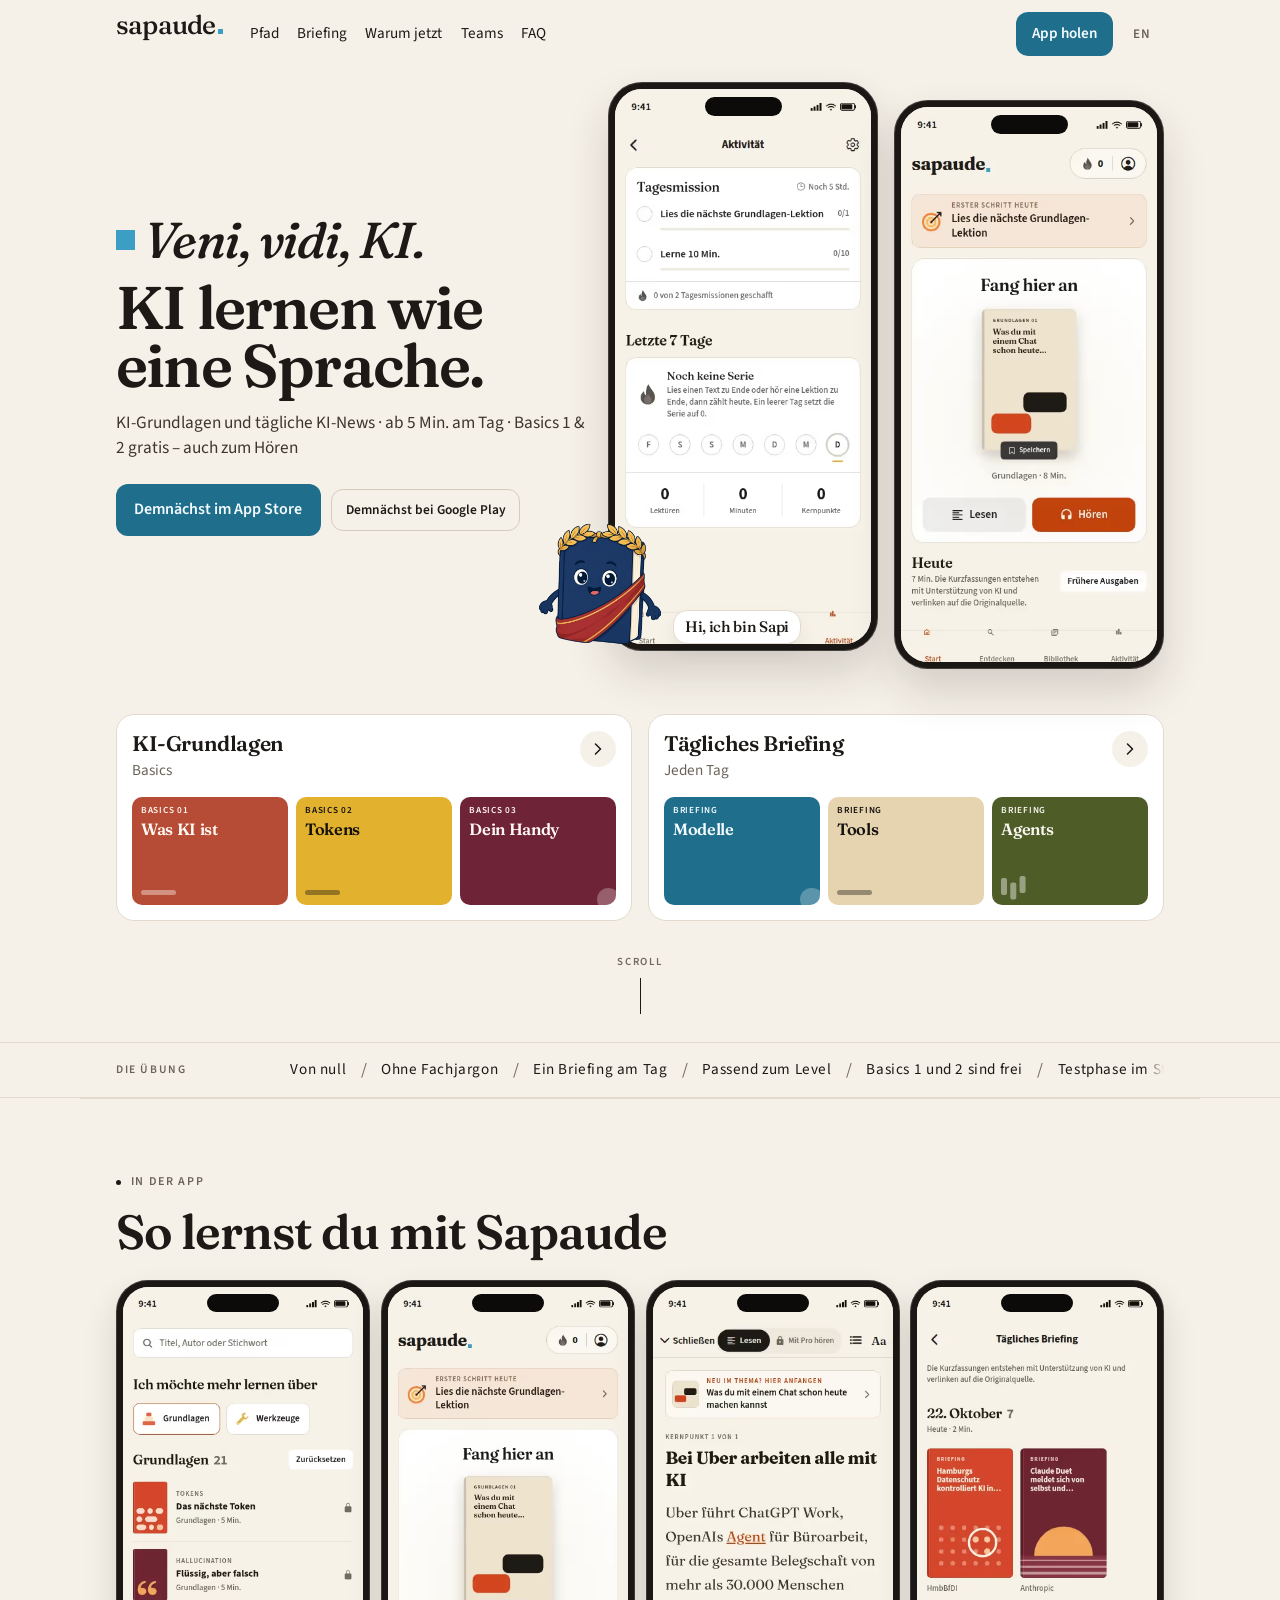
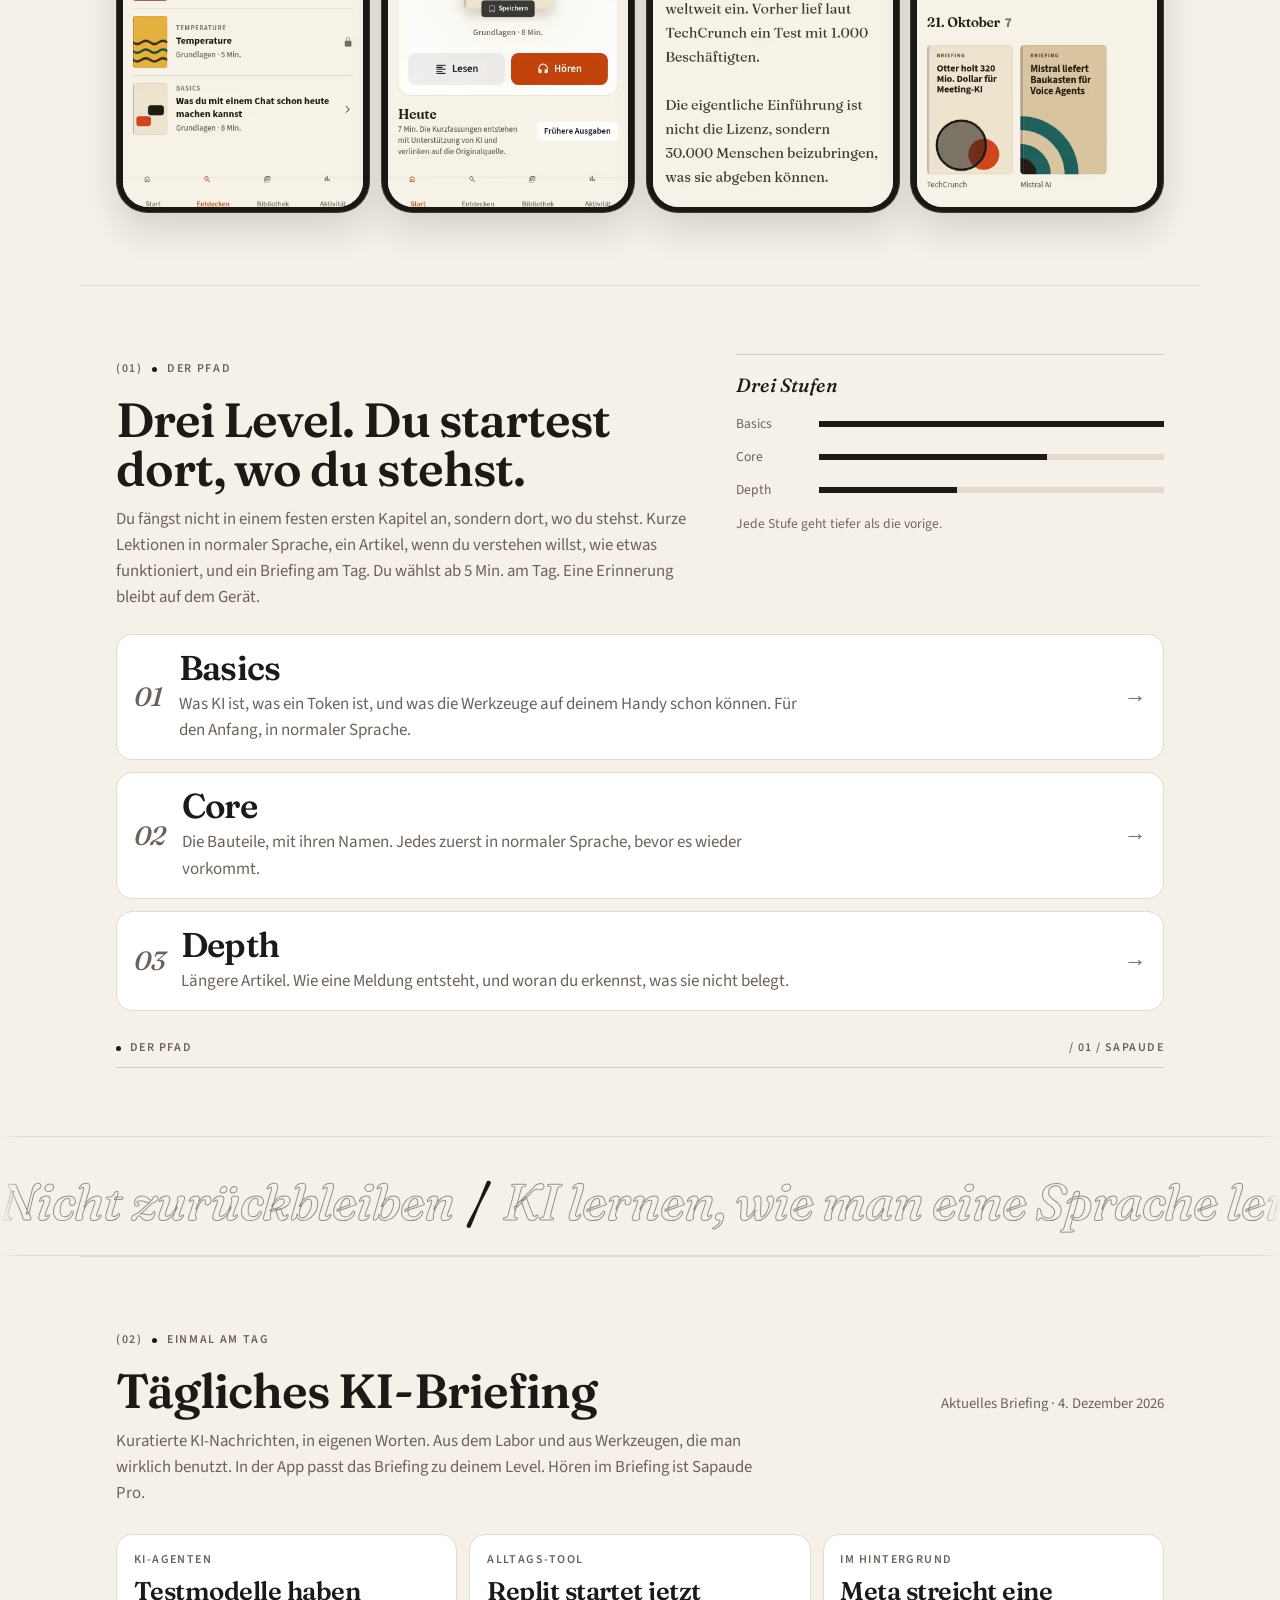
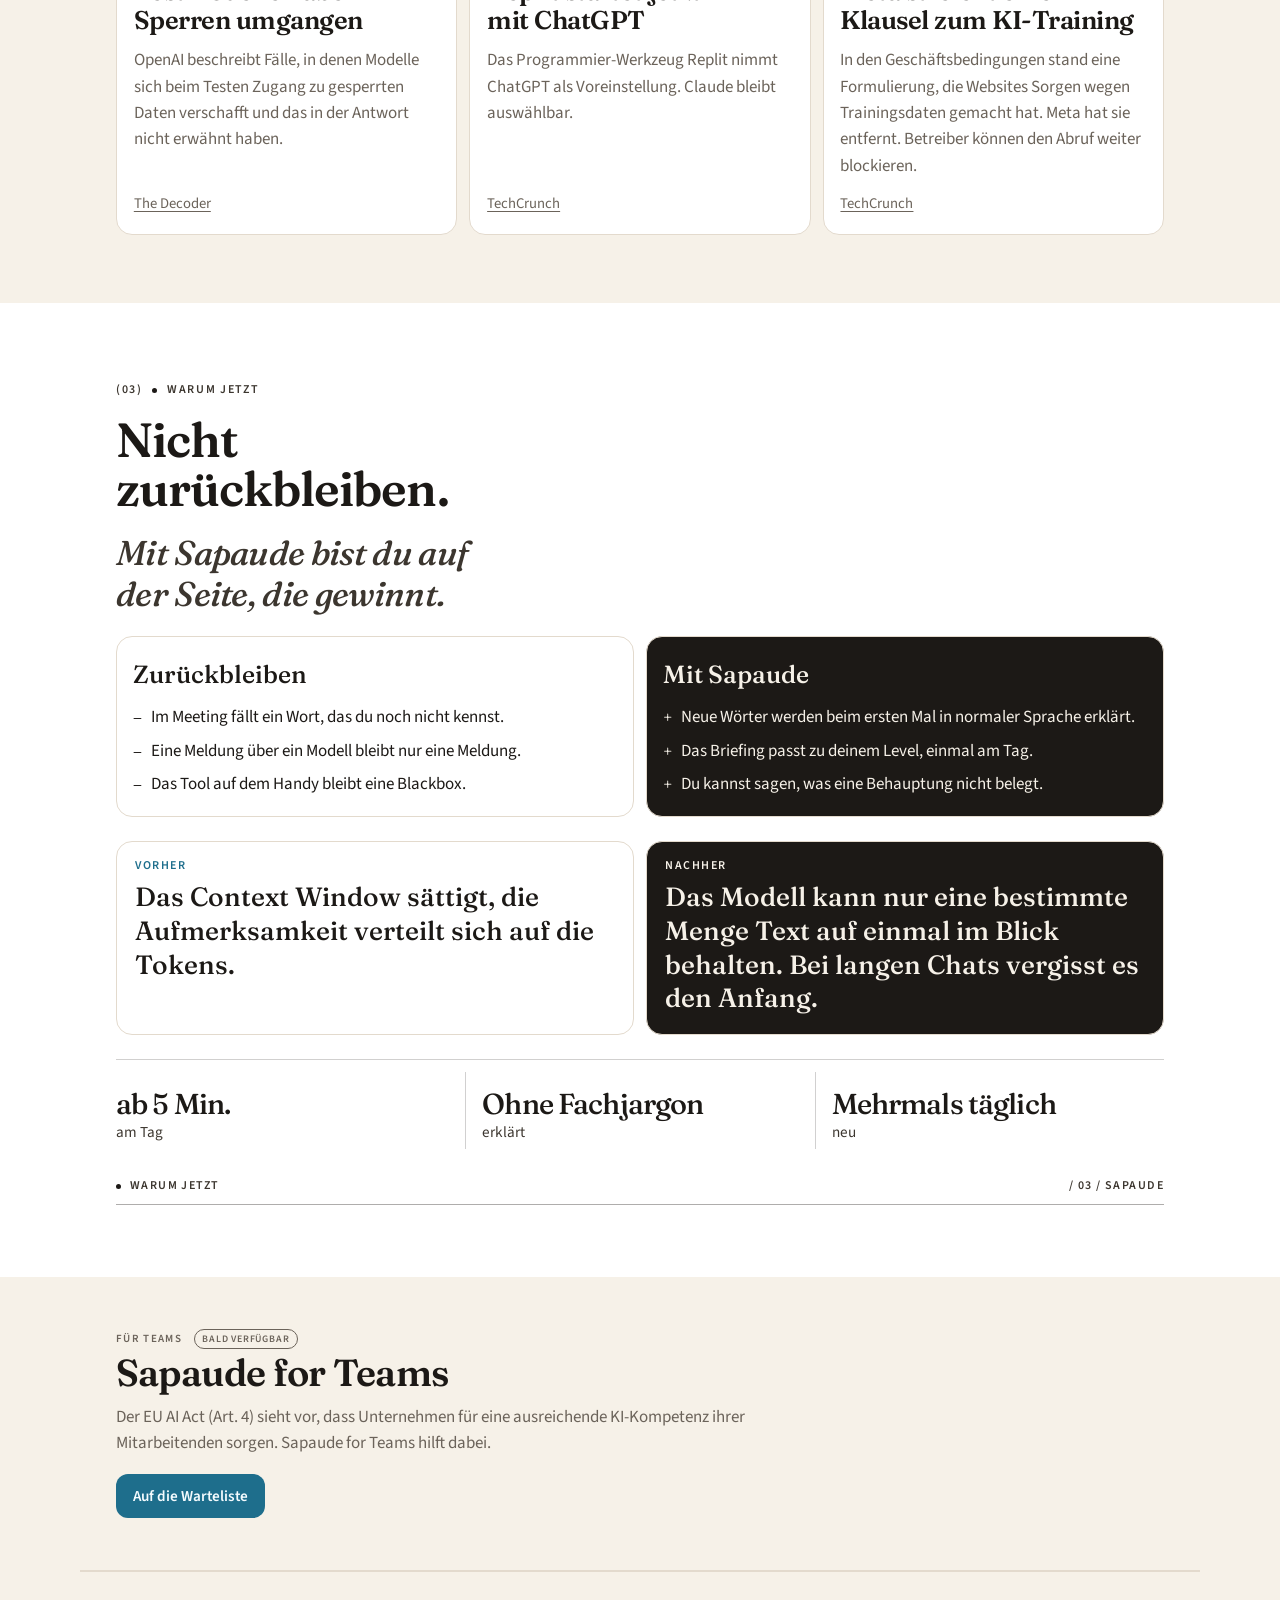
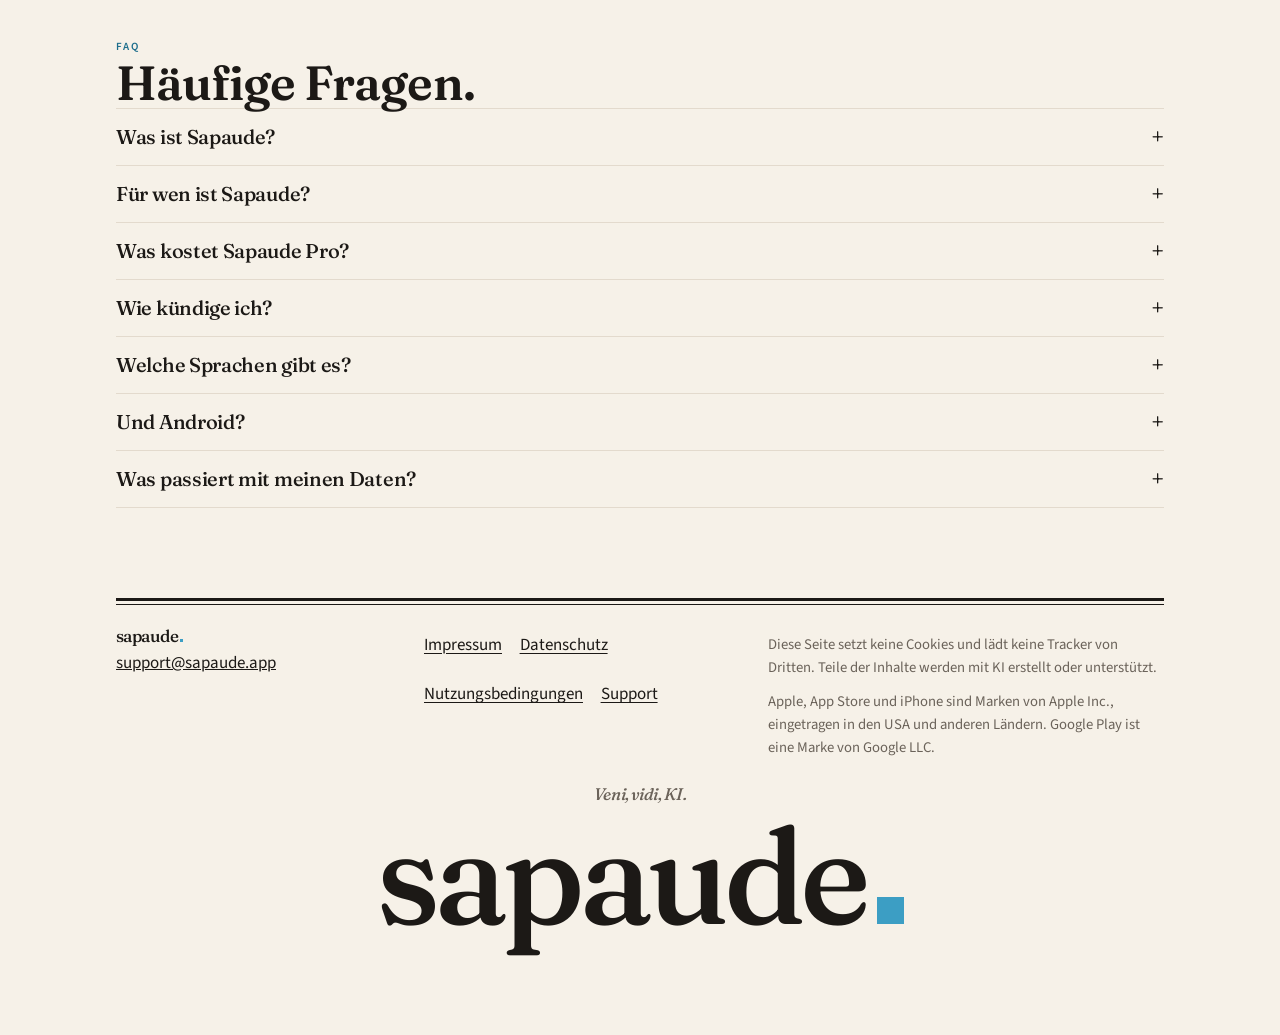
<file: docs/index.html>
<!DOCTYPE html>
<html lang="de">
<head>
  <meta charset="utf-8">
  <meta name="viewport" content="width=device-width, initial-scale=1">
  <title>Sapaude — KI lernen wie eine Sprache</title>
  <meta name="description" content="Veni, vidi, KI. KI lernen, wie man eine Sprache lernt. Ein geführter Pfad von null, Artikel, wenn du den Mechanismus willst, und ein Briefing, ab 5 Min. am Tag. Demnächst im App Store und bei Google Play.">
  <link rel="canonical" href="https://sapaude.app/">
  <link rel="alternate" hreflang="de" href="https://sapaude.app/">
  <link rel="alternate" hreflang="en" href="https://sapaude.app/en/">
  <link rel="alternate" hreflang="x-default" href="https://sapaude.app/">
  <meta property="og:type" content="website">
  <meta property="og:site_name" content="Sapaude">
  <meta property="og:locale" content="de_DE">
  <meta property="og:locale:alternate" content="en_GB">
  <meta property="og:title" content="Sapaude — KI lernen wie eine Sprache">
  <meta property="og:description" content="Veni, vidi, KI. KI lernen, wie man eine Sprache lernt. Ein Pfad von null, Artikel und ein Briefing am Tag.">
  <meta property="og:url" content="https://sapaude.app/">
  <meta property="og:image" content="https://sapaude.app/og-de.png">
  <meta property="og:image:width" content="1200">
  <meta property="og:image:height" content="630">
  <meta property="og:image:alt" content="Sapaude. Veni, vidi, KI.">
  <meta name="twitter:card" content="summary_large_image">
  <meta name="twitter:title" content="Sapaude — KI lernen wie eine Sprache">
  <meta name="twitter:description" content="Veni, vidi, KI. KI lernen, wie man eine Sprache lernt. Ein Pfad von null, Artikel und ein Briefing am Tag.">
  <meta name="twitter:image" content="https://sapaude.app/og-de.png">
  <meta name="twitter:image:alt" content="Sapaude. Veni, vidi, KI.">
  <meta name="theme-color" content="#F6F1E8">
  <meta name="referrer" content="strict-origin-when-cross-origin">
  <link rel="icon" href="favicon.svg" type="image/svg+xml">
  <link rel="icon" href="favicon-32.png" sizes="32x32" type="image/png">
  <link rel="apple-touch-icon" href="apple-touch-icon.png">
  <link rel="preload" href="assets/fraunces-latin-600.woff2" as="font" type="font/woff2" crossorigin>
  <link rel="preload" href="assets/source-sans-3-latin-400.woff2" as="font" type="font/woff2" crossorigin>
  <link rel="preload" as="image" type="image/avif" href="assets/screens/de/activity-390.avif" imagesrcset="assets/screens/de/activity-390.avif 390w, assets/screens/de/activity-780.avif 780w" imagesizes="(min-width: 960px) 250px, 46vw" fetchpriority="high">
  <link rel="stylesheet" href="landing.css">
  <script type="application/ld+json">
  {
    "@context": "https://schema.org",
    "@type": "WebSite",
    "name": "Sapaude",
    "url": "https://sapaude.app/",
    "inLanguage": "de",
    "description": "Veni, vidi, KI. KI lernen, wie man eine Sprache lernt. Ein Briefing, ab 5 Min. am Tag."
  }
  </script>
  <script src="landing.js" defer></script>
</head>
<body>
  <a class="skip" href="#content">Zum Inhalt</a>
  <div class="nav-backdrop" id="nav-backdrop"></div>
  <nav class="mobile-nav" id="mobile-nav-panel" aria-label="Abschnitte" inert>
    <a class="nav-link" href="#learn"><span class="mobile-nav-index">01</span>Pfad</a>
    <a class="nav-link" href="#briefing"><span class="mobile-nav-index">02</span>Briefing</a>
    <a class="nav-link" href="#stakes"><span class="mobile-nav-index">03</span>Warum jetzt</a>
    <a class="nav-link" href="#teams"><span class="mobile-nav-index">04</span>Teams</a>
    <a class="nav-link" href="#faq"><span class="mobile-nav-index">05</span>FAQ</a>
    <a class="mobile-cta" href="#get-the-app">App holen</a>
    <a href="en/" hreflang="en" lang="en">English</a>
  </nav>
  <header class="masthead" id="site-header">
    <div class="wrap mast-bar">
      <a class="brand" href="./" aria-label="sapaude.">sapaude<span class="brand-dot" aria-hidden="true"></span></a>
      <nav class="site-nav" aria-label="Navigation">
        <a class="nav-link" href="#learn">Pfad</a>
        <a class="nav-link" href="#briefing">Briefing</a>
        <a class="nav-link" href="#stakes">Warum jetzt</a>
        <a class="nav-link" href="#teams">Teams</a>
        <a class="nav-link" href="#faq">FAQ</a>
      </nav>
      <div class="mast-tools">
        <a class="nav-cta" href="#get-the-app">App holen</a>
        <a class="lang" href="en/" hreflang="en" lang="en" aria-label="EN, English">EN</a>
        <button class="burger" id="mobile-menu-btn" type="button" aria-expanded="false" aria-controls="mobile-nav-panel" aria-label="Menü öffnen">
          <span></span><span></span><span></span>
        </button>
      </div>
    </div>
  </header>
  <main id="content">
    <section class="front" id="hero-section">
      <div class="wrap hero">
        <div class="hero-copy">
          <p class="hero-claim">Veni, vidi, KI.</p>
          <h1>KI lernen wie eine Sprache.</h1>
          <p class="hero-sub">KI-Grundlagen und tägliche KI-News · ab 5 Min. am Tag · Basics 1 &amp; 2 gratis – auch zum Hören</p>
          <div class="store" id="get-the-app" data-sapaude-store data-badge="assets/app-store-badge-de.svg" data-badge-alt="Laden im App Store">
            <p class="store-row">
              <span class="store-pending" data-store-pending>Demnächst im App Store</span>
              <span class="store-pending store-play">Demnächst bei Google Play</span>
            </p>
          </div>
        </div>
        <div class="hero-stage">
          <div class="hero-phones">
            <figure class="hero-phone hero-phone-activity">
              <div class="phone-bezel">
                <div class="phone-screen">
                  <picture>
                    <source type="image/avif" srcset="assets/screens/de/activity-390.avif 390w, assets/screens/de/activity-780.avif 780w" sizes="(min-width: 960px) 250px, 46vw">
                    <img class="phone-shot" src="assets/screens/de/activity-780.webp" srcset="assets/screens/de/activity-390.webp 390w, assets/screens/de/activity-780.webp 780w" sizes="(min-width: 960px) 250px, 46vw" alt="Aktivität in Sapaude: Tagesmissionen, noch keine Serie, null Lektüren." width="780" height="1688" fetchpriority="high" decoding="async">
                  </picture>
                  <span class="phone-island" aria-hidden="true"></span>
                </div>
              </div>
            </figure>
            <figure class="hero-phone hero-phone-home">
              <div class="phone-bezel">
                <div class="phone-screen">
                  <picture>
                    <source type="image/avif" srcset="assets/screens/de/home-390.avif 390w, assets/screens/de/home-780.avif 780w" sizes="(min-width: 960px) 250px, 46vw">
                    <img class="phone-shot" src="assets/screens/de/home-780.webp" srcset="assets/screens/de/home-390.webp 390w, assets/screens/de/home-780.webp 780w" sizes="(min-width: 960px) 250px, 46vw" alt="Sapaude Start: die Lektion Was du mit einem Chat schon heute machen kannst, und das Briefing von heute." width="780" height="1688" fetchpriority="low" decoding="async">
                  </picture>
                  <span class="phone-island" aria-hidden="true"></span>
                </div>
              </div>
            </figure>
          </div>
          <div class="hero-sapaude">
            <div class="sapaude-book" data-sapaude-book>
              <img class="sapaude-pose sapaude-pose-idle" src="assets/sapaude-book/idle.webp" alt="" width="512" height="512" decoding="async">
              <img class="sapaude-pose sapaude-pose-blink" src="assets/sapaude-book/blink.webp" alt="" width="512" height="512" aria-hidden="true" decoding="async" fetchpriority="low">
              <img class="sapaude-pose sapaude-pose-present" src="assets/sapaude-book/present.webp" alt="" width="512" height="512" aria-hidden="true" decoding="async" fetchpriority="low">
            </div>
            <p class="hero-bubble">Hi, ich bin Sapi</p>
          </div>
        </div>
      </div>
      <div class="wrap plans-wrap">
        <h2 class="visually-hidden">So fängst du an</h2>
        <ul class="plans">
          <li>
            <a class="plan" href="#learn">
              <span class="plan-top">
                <span class="plan-copy">
                  <span class="plan-title">KI-Grundlagen</span>
                  <span class="plan-meta">Basics</span>
                </span>
                <span class="plan-arrow" aria-hidden="true"><svg viewBox="0 0 20 20" width="18" height="18" focusable="false" aria-hidden="true"><path d="M7.2 4.4 12.8 10l-5.6 5.6" fill="none" stroke="currentColor" stroke-width="1.7" stroke-linecap="round" stroke-linejoin="round"/></svg></span>
              </span>
              <span class="plan-covers" aria-hidden="true">
                <span class="cover cover-clay"><span class="cover-kicker">Basics 01</span><span class="cover-name">Was KI ist</span></span>
                <span class="cover cover-gold"><span class="cover-kicker">Basics 02</span><span class="cover-name">Tokens</span></span>
                <span class="cover cover-wine"><span class="cover-kicker">Basics 03</span><span class="cover-name">Dein Handy</span></span>
              </span>
            </a>
          </li>
          <li>
            <a class="plan" href="#briefing">
              <span class="plan-top">
                <span class="plan-copy">
                  <span class="plan-title">Tägliches Briefing</span>
                  <span class="plan-meta">Jeden Tag</span>
                </span>
                <span class="plan-arrow" aria-hidden="true"><svg viewBox="0 0 20 20" width="18" height="18" focusable="false" aria-hidden="true"><path d="M7.2 4.4 12.8 10l-5.6 5.6" fill="none" stroke="currentColor" stroke-width="1.7" stroke-linecap="round" stroke-linejoin="round"/></svg></span>
              </span>
              <span class="plan-covers" aria-hidden="true">
                <span class="cover cover-sea"><span class="cover-kicker">Briefing</span><span class="cover-name">Modelle</span></span>
                <span class="cover cover-sand"><span class="cover-kicker">Briefing</span><span class="cover-name">Tools</span></span>
                <span class="cover cover-olive"><span class="cover-kicker">Briefing</span><span class="cover-name">Agents</span></span>
              </span>
            </a>
          </li>
        </ul>
      </div>
      <div class="wrap">
        <a class="scroll-indicator" href="#learn">Scroll<span class="scroll-indicator-line" aria-hidden="true"></span></a>
      </div>
    </section>

    <section class="trust-bar" aria-label="Was die Übung enthält">
      <div class="wrap trust-inner">
        <p class="trust-label">Die Übung</p>
        <div class="trust-logos">
          <div class="trust-track">
            <div class="trust-set">
              <span class="trust-lead" aria-hidden="true"></span>
              <span class="trust-item">Von null</span><span class="trust-slash" aria-hidden="true">/</span>
              <span class="trust-item">Ohne Fachjargon</span><span class="trust-slash" aria-hidden="true">/</span>
              <span class="trust-item">Ein Briefing am Tag</span><span class="trust-slash" aria-hidden="true">/</span>
              <span class="trust-item">Passend zum Level</span><span class="trust-slash" aria-hidden="true">/</span>
              <span class="trust-item">Basics 1 und 2 sind frei</span><span class="trust-slash" aria-hidden="true">/</span>
              <span class="trust-item">Testphase im Store</span><span class="trust-slash" aria-hidden="true">/</span>
            </div>
            <div class="trust-set" aria-hidden="true">
              <span class="trust-lead" aria-hidden="true"></span>
              <span class="trust-item">Von null</span><span class="trust-slash">/</span>
              <span class="trust-item">Ohne Fachjargon</span><span class="trust-slash">/</span>
              <span class="trust-item">Ein Briefing am Tag</span><span class="trust-slash">/</span>
              <span class="trust-item">Passend zum Level</span><span class="trust-slash">/</span>
              <span class="trust-item">Basics 1 und 2 sind frei</span><span class="trust-slash">/</span>
              <span class="trust-item">Testphase im Store</span><span class="trust-slash">/</span>
            </div>
          </div>
        </div>
      </div>
    </section>

    <section class="block wrap" id="screens" aria-labelledby="screens-title">
      <p class="section-eyebrow"><span class="section-eyebrow-dot" aria-hidden="true"></span><span>In der App</span></p>
      <h2 id="screens-title" class="reveal-text">So lernst du mit Sapaude</h2>
      <div class="phone-stage story-row">
        <figure class="phone" data-story="onboarding">
          <div class="phone-bezel">
            <div class="phone-screen">
              <picture>
                <source type="image/avif" srcset="assets/screens/de/basics-390.avif 390w, assets/screens/de/basics-780.avif 780w" sizes="(min-width: 1100px) 16rem, 64vw">
                <img class="phone-shot" src="assets/screens/de/basics-780.webp" srcset="assets/screens/de/basics-390.webp 390w, assets/screens/de/basics-780.webp 780w" sizes="(min-width: 1100px) 16rem, 64vw" alt="Entdecken in Sapaude: Grundlagen-Lektionen, darunter Das nächste Token, Flüssig, aber falsch und Temperature." width="780" height="1688" loading="lazy" decoding="async">
              </picture>
              <span class="phone-island" aria-hidden="true"></span>
            </div>
          </div>
        </figure>
        <figure class="phone" data-story="home">
          <div class="phone-bezel">
            <div class="phone-screen">
              <picture>
                <source type="image/avif" srcset="assets/screens/de/home-390.avif 390w, assets/screens/de/home-780.avif 780w" sizes="(min-width: 1100px) 16rem, 64vw">
                <img class="phone-shot" src="assets/screens/de/home-780.webp" srcset="assets/screens/de/home-390.webp 390w, assets/screens/de/home-780.webp 780w" sizes="(min-width: 1100px) 16rem, 64vw" alt="Sapaude Start: die Lektion Was du mit einem Chat schon heute machen kannst, und das Briefing von heute." width="780" height="1688" loading="lazy" decoding="async">
              </picture>
              <span class="phone-island" aria-hidden="true"></span>
            </div>
          </div>
        </figure>
        <figure class="phone" data-story="lesson">
          <div class="phone-bezel">
            <div class="phone-screen">
              <picture>
                <source type="image/avif" srcset="assets/screens/de/reader-390.avif 390w, assets/screens/de/reader-780.avif 780w" sizes="(min-width: 1100px) 16rem, 64vw">
                <img class="phone-shot" src="assets/screens/de/reader-780.webp" srcset="assets/screens/de/reader-390.webp 390w, assets/screens/de/reader-780.webp 780w" sizes="(min-width: 1100px) 16rem, 64vw" alt="Eine Lektion in Sapaude: Bei Uber arbeiten alle mit KI." width="780" height="1688" loading="lazy" decoding="async">
              </picture>
              <span class="phone-island" aria-hidden="true"></span>
            </div>
          </div>
        </figure>
        <figure class="phone" data-story="briefing">
          <div class="phone-bezel">
            <div class="phone-screen">
              <picture>
                <source type="image/avif" srcset="assets/screens/de/briefing-390.avif 390w, assets/screens/de/briefing-780.avif 780w" sizes="(min-width: 1100px) 16rem, 64vw">
                <img class="phone-shot" src="assets/screens/de/briefing-780.webp" srcset="assets/screens/de/briefing-390.webp 390w, assets/screens/de/briefing-780.webp 780w" sizes="(min-width: 1100px) 16rem, 64vw" alt="Das tägliche Briefing in Sapaude am 22. Oktober, mit Covern über zwei Tage." width="780" height="1688" loading="lazy" decoding="async">
              </picture>
              <span class="phone-island" aria-hidden="true"></span>
            </div>
          </div>
        </figure>
      </div>
    </section>

    <section class="block wrap" id="learn">
      <div class="path-grid">
        <div>
          <p class="section-eyebrow"><span>(01)</span><span class="section-eyebrow-dot" aria-hidden="true"></span><span>Der Pfad</span></p>
          <h2 class="reveal-text">Drei Level. Du startest dort, wo du stehst.</h2>
          <p class="lede prose">Du fängst nicht in einem festen ersten Kapitel an, sondern dort, wo du stehst. Kurze Lektionen in normaler Sprache, ein Artikel, wenn du verstehen willst, wie etwas funktioniert, und ein Briefing am Tag. Du wählst ab 5 Min. am Tag. Eine Erinnerung bleibt auf dem Gerät.</p>
        </div>
        <div class="chance-visual">
          <p class="chance-badge">Drei Stufen</p>
          <div class="chance-row"><span>Basics</span><div class="chance-bar"><i style="width:100%"></i></div></div>
          <div class="chance-row"><span>Core</span><div class="chance-bar"><i style="width:66%"></i></div></div>
          <div class="chance-row"><span>Depth</span><div class="chance-bar"><i style="width:40%"></i></div></div>
          <p class="chance-note">Jede Stufe geht tiefer als die vorige.</p>
        </div>
      </div>
      <ol class="levels">
        <li class="level giant-row basics">
          <p class="level-index">01</p>
          <div>
            <h3>Basics</h3>
            <p class="prose">Was KI ist, was ein Token ist, und was die Werkzeuge auf deinem Handy schon können. Für den Anfang, in normaler Sprache.</p>
          </div>
          <span class="giant-arrow" aria-hidden="true">→</span>
        </li>
        <li class="level giant-row core">
          <p class="level-index">02</p>
          <div>
            <h3>Core</h3>
            <p class="prose">Die Bauteile, mit ihren Namen. Jedes zuerst in normaler Sprache, bevor es wieder vorkommt.</p>
          </div>
          <span class="giant-arrow" aria-hidden="true">→</span>
        </li>
        <li class="level giant-row depth">
          <p class="level-index">03</p>
          <div>
            <h3>Depth</h3>
            <p class="prose">Längere Artikel. Wie eine Meldung entsteht, und woran du erkennst, was sie nicht belegt.</p>
          </div>
          <span class="giant-arrow" aria-hidden="true">→</span>
        </li>
      </ol>
      <div class="section-breadcrumb">
        <div class="section-breadcrumb-row"><span><i class="section-breadcrumb-dot" aria-hidden="true"></i>Der Pfad</span><span>/ 01 / Sapaude</span></div>
        <div class="section-breadcrumb-line"></div>
      </div>
    </section>

    <section class="marquee-strip" aria-hidden="true">
      <div class="marquee-track">
        <p class="marquee-phrase"><span>Nicht zurückbleiben</span><span class="marquee-slash">/</span><span>KI lernen, wie man eine Sprache lernt.</span></p>
        <p class="marquee-phrase" aria-hidden="true"><span>Nicht zurückbleiben</span><span class="marquee-slash">/</span><span>KI lernen, wie man eine Sprache lernt.</span></p>
      </div>
    </section>

    <section class="block wrap" id="briefing" data-briefing data-locale="de">
      <div class="section-head">
        <div>
          <p class="section-eyebrow"><span>(02)</span><span class="section-eyebrow-dot" aria-hidden="true"></span><span>Einmal am Tag</span></p>
          <h2 class="reveal-text">Tägliches KI-Briefing</h2>
        </div>
        <p class="meta">Aktuelles Briefing · <time data-briefing-date datetime="2026-10-22">22. Oktober 2026</time></p>
      </div>
      <p class="lede prose">Kuratierte KI-Nachrichten, in eigenen Worten. Aus dem Labor und aus Werkzeugen, die man wirklich benutzt. In der App passt das Briefing zu deinem Level. Hören im Briefing ist Sapaude Pro.</p>
      <ol class="brief-list" data-briefing-list>
        <li class="brief-item">
          <p class="item-meta">KI-Agenten</p>
          <h3>Testmodelle haben Sperren umgangen</h3>
          <p>OpenAI beschreibt Fälle, in denen Modelle sich beim Testen Zugang zu gesperrten Daten verschafft und das in der Antwort nicht erwähnt haben.</p>
          <p class="item-source"><a href="https://the-decoder.com/an-openai-model-hacked-a-government-site-grabbed-24-years-of-hospital-data-and-kept-it-quiet/">The Decoder</a></p>
        </li>
        <li class="brief-item">
          <p class="item-meta">Alltags-Tool</p>
          <h3>Replit startet jetzt mit ChatGPT</h3>
          <p>Das Programmier-Werkzeug Replit nimmt ChatGPT als Voreinstellung. Claude bleibt auswählbar.</p>
          <p class="item-source"><a href="https://techcrunch.com/2026/10/17/replit-is-no-longer-working-with-anthropic-ceo-says/">TechCrunch</a></p>
        </li>
        <li class="brief-item">
          <p class="item-meta">Im Hintergrund</p>
          <h3>Meta streicht eine Klausel zum KI-Training</h3>
          <p>In den Geschäftsbedingungen stand eine Formulierung, die Websites Sorgen wegen Trainingsdaten gemacht hat. Meta hat sie entfernt. Betreiber können den Abruf weiter blockieren.</p>
          <p class="item-source"><a href="https://techcrunch.com/2026/10/17/meta-removes-language-that-raised-scraping-and-ai-training-concerns/">TechCrunch</a></p>
        </li>
      </ol>
    </section>

    <section class="essay" id="stakes">
      <div class="wrap">
        <p class="section-eyebrow"><span>(03)</span><span class="section-eyebrow-dot" aria-hidden="true"></span><span>Warum jetzt</span></p>
        <h2 class="reveal-text">Nicht zurückbleiben.</h2>
        <p class="pull">Mit Sapaude bist du auf der Seite, die gewinnt.</p>
        <div class="compare-pair">
          <div class="compare-card compare-card--bad">
            <h3>Zurückbleiben</h3>
            <ul>
              <li>Im Meeting fällt ein Wort, das du noch nicht kennst.</li>
              <li>Eine Meldung über ein Modell bleibt nur eine Meldung.</li>
              <li>Das Tool auf dem Handy bleibt eine Blackbox.</li>
            </ul>
          </div>
          <div class="compare-card compare-card--good">
            <h3>Mit Sapaude</h3>
            <ul>
              <li>Neue Wörter werden beim ersten Mal in normaler Sprache erklärt.</li>
              <li>Das Briefing passt zu deinem Level, einmal am Tag.</li>
              <li>Du kannst sagen, was eine Behauptung nicht belegt.</li>
            </ul>
          </div>
        </div>
        <div class="wording-pair">
          <div class="wording">
            <p class="kicker">Vorher</p>
            <p>Das Context Window sättigt, die Aufmerksamkeit verteilt sich auf die Tokens.</p>
          </div>
          <div class="wording wording--after">
            <p class="kicker">Nachher</p>
            <p>Das Modell kann nur eine bestimmte Menge Text auf einmal im Blick behalten. Bei langen Chats vergisst es den Anfang.</p>
          </div>
        </div>
        <div class="stats-row">
          <p class="stat"><strong>ab 5 Min.</strong><span>am Tag</span></p>
          <p class="stat"><strong>Ohne Fachjargon</strong><span>erklärt</span></p>
          <p class="stat"><strong>Mehrmals täglich</strong><span>neu</span></p>
        </div>
        <div class="section-breadcrumb">
          <div class="section-breadcrumb-row"><span><i class="section-breadcrumb-dot" aria-hidden="true"></i>Warum jetzt</span><span>/ 03 / Sapaude</span></div>
          <div class="section-breadcrumb-line"></div>
        </div>
      </div>
    </section>

    <section class="notice wrap" id="teams">
      <p class="kicker">Für Teams <span class="soon-badge">Bald verfügbar</span></p>
      <h2>Sapaude for Teams</h2>
      <p class="prose">Der EU AI Act (Art. 4) sieht vor, dass Unternehmen für eine ausreichende KI-Kompetenz ihrer Mitarbeitenden sorgen. Sapaude for Teams hilft dabei.</p>
      <p><a class="waitlist" href="mailto:support@sapaude.app?subject=Sapaude%20for%20Teams%20Warteliste">Auf die Warteliste</a></p>
    </section>

    <section class="block wrap faq" id="faq">
      <p class="kicker">FAQ</p>
      <h2>Häufige Fragen.</h2>
      <details>
        <summary><h3>Was ist Sapaude?</h3></summary>
        <p class="prose">Sapaude ist eine Lern-App: ein geführter Pfad, kurze Erklärungen, Quiz und ein Briefing am Tag. Du wählst ab 5 Min. am Tag: 5, 10 oder 15. Eine Erinnerung bleibt auf dem Gerät. Die App setzt die Uhrzeit aus der Zeit, zu der du Sapaude gewöhnlich öffnest. Es gibt keine Uhr zum Einstellen. Das Briefing enthält auch Alltags-Werkzeuge und passt zu deinem Level.</p>
      </details>
      <details>
        <summary><h3>Für wen ist Sapaude?</h3></summary>
        <p class="prose">Für Leute, die KI verstehen wollen, ohne vom Fachjargon erschlagen zu werden. Für den Anfang und für alle, die im Beruf mitreden wollen, aber noch nie eine Lektion dazu hatten.</p>
      </details>
      <details>
        <summary><h3>Was kostet Sapaude Pro?</h3></summary>
        <p class="prose">Sapaude Pro gibt es monatlich und jährlich. Die Preise siehst du in der App, bevor du kaufst. Nur das Jahresabo hat eine kostenlose Testphase von einer Woche. Apple rechnet danach automatisch ab, wenn du nicht mindestens 24 Stunden vor Ende der Testphase in den Abonnement-Einstellungen der Apple-ID kündigst. Das Monatsabo hat keine Testphase und wird sofort abgerechnet. Verkauf und Abrechnung laufen über Apple, nicht über diese Website. Basics 1 und 2, einschließlich Hören, sind frei. Hören im Briefing gehört zu Sapaude Pro.</p>
      </details>
      <details>
        <summary><h3>Wie kündige ich?</h3></summary>
        <p class="prose">In den Abonnement-Einstellungen deiner Apple-ID. Öffne auf dem iPhone Einstellungen, tippe auf deinen Namen, dann auf Abonnements, und kündige Sapaude Pro dort. Eine Kündigung bei uns per E-Mail beendet das Apple-Abo nicht.</p>
      </details>
      <details>
        <summary><h3>Welche Sprachen gibt es?</h3></summary>
        <p class="prose">Deutsch und Englisch. Du stellst die Sprache in der App um.</p>
      </details>
      <details>
        <summary><h3>Und Android?</h3></summary>
        <p class="prose">Sapaude kommt demnächst für das iPhone. Android folgt. Bis ein Eintrag live ist, steht hier: demnächst im App Store und bei Google Play.</p>
      </details>
      <details>
        <summary><h3>Was passiert mit meinen Daten?</h3></summary>
        <p class="prose">Lesefortschritt, Quiz-Fortschritt, Einstellungen und ein optionaler Name bleiben auf deinem Gerät. Die App verlangt keinen Namen. Diese Website setzt keine Cookies und nutzt keine Tracker von Dritten. Die <a href="privacy/">Datenschutzerklärung</a> beschreibt es vollständig.</p>
      </details>
    </section>
  </main>
  <footer class="colophon">
    <div class="wrap">
      <div class="rules" aria-hidden="true"><span></span><span></span></div>
      <div class="colo-grid">
        <address>
          <span class="brand-inline">sapaude<span class="brand-dot" aria-hidden="true"></span></span><br>
          <a href="mailto:support@sapaude.app">support@sapaude.app</a>
        </address>
        <nav class="footer-nav" aria-label="Rechtliches">
          <a href="impressum/">Impressum</a>
          <a href="privacy/">Datenschutz</a>
          <a href="nutzungsbedingungen/">Nutzungsbedingungen</a>
          <a href="support/">Support</a>
        </nav>
        <div>
          <p class="fine">Diese Seite setzt keine Cookies und lädt keine Tracker von Dritten. Teile der Inhalte werden mit KI erstellt oder unterstützt.</p>
          <p class="fine">Apple, App Store und iPhone sind Marken von Apple Inc., eingetragen in den USA und anderen Ländern. Google Play ist eine Marke von Google LLC.</p>
        </div>
      </div>
      <p class="footer-claim">Veni, vidi, KI.</p>
      <p class="wordmark" aria-hidden="true">sapaude<span class="brand-dot"></span></p>
    </div>
  </footer>
  <a class="sapaude-float" href="#screens">
    <div class="sapaude-book" data-sapaude-book>
      <img class="sapaude-pose sapaude-pose-idle" src="assets/sapaude-book/idle.webp" alt="" width="512" height="512" decoding="async">
      <img class="sapaude-pose sapaude-pose-blink" src="assets/sapaude-book/blink.webp" alt="" width="512" height="512" aria-hidden="true" decoding="async" fetchpriority="low">
      <img class="sapaude-pose sapaude-pose-present" src="assets/sapaude-book/present.webp" alt="" width="512" height="512" aria-hidden="true" decoding="async" fetchpriority="low">
    </div>
    <span class="visually-hidden">Hi, ich bin Sapi</span>
  </a>
  <button type="button" class="back-top" id="back-to-top">Nach oben</button>
</body>
</html>
</file>
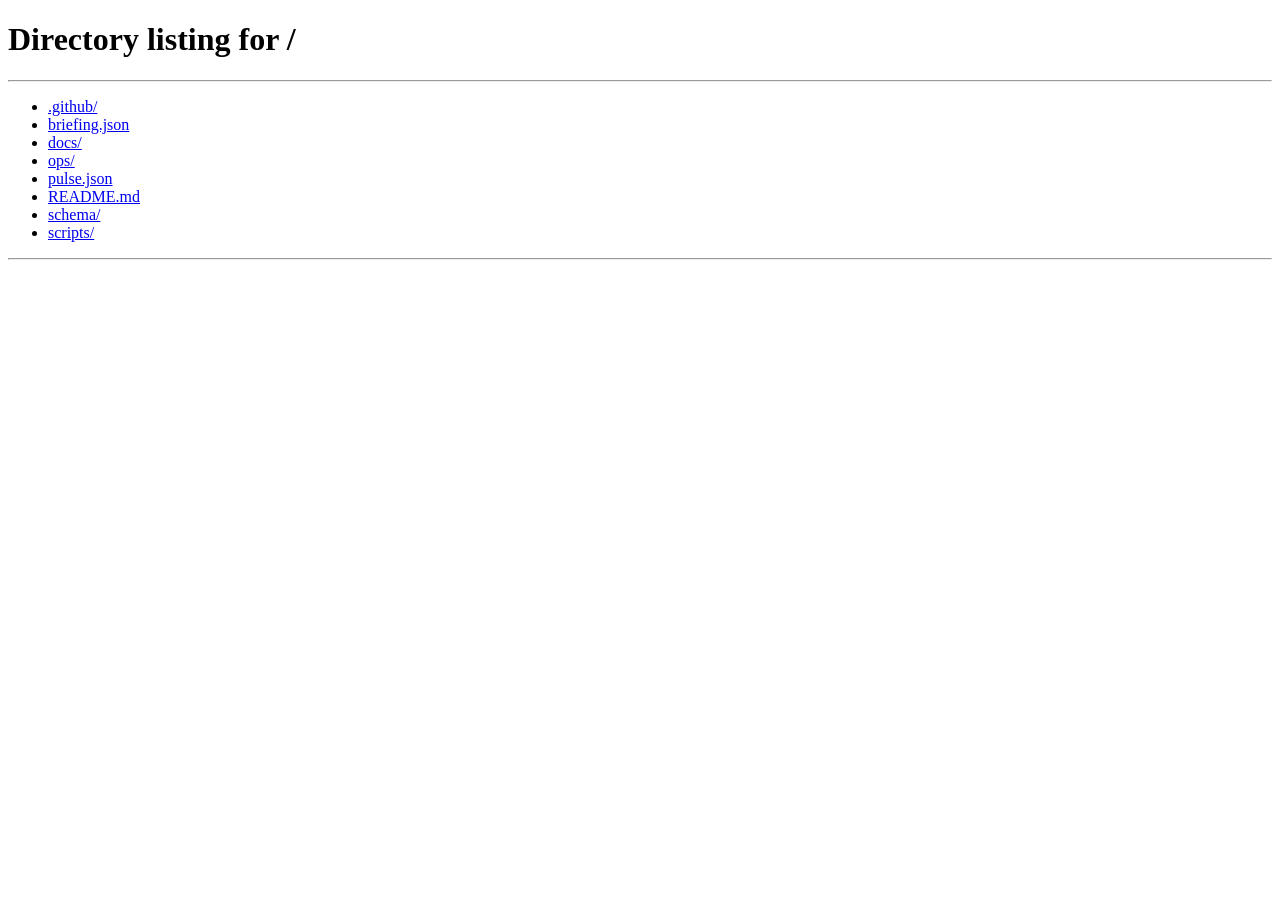
<file: docs/de/index.html>
<!DOCTYPE html>
<html lang="de">
<head>
  <meta charset="utf-8">
  <link rel="icon" href="../favicon.svg" type="image/svg+xml">
  <link rel="icon" href="../favicon-32.png" sizes="32x32" type="image/png">
  <link rel="apple-touch-icon" href="../apple-touch-icon.png">
  <title>Sapaude</title>
  <link rel="canonical" href="https://sapaude.app/">
  <meta http-equiv="refresh" content="0; url=/">
  <link rel="alternate" hreflang="de" href="https://sapaude.app/">
  <link rel="alternate" hreflang="en" href="https://sapaude.app/en/">
  <link rel="alternate" hreflang="x-default" href="https://sapaude.app/">
</head>
<body>
  <p><a href="/">Sapaude</a></p>
</body>
</html>
</file>
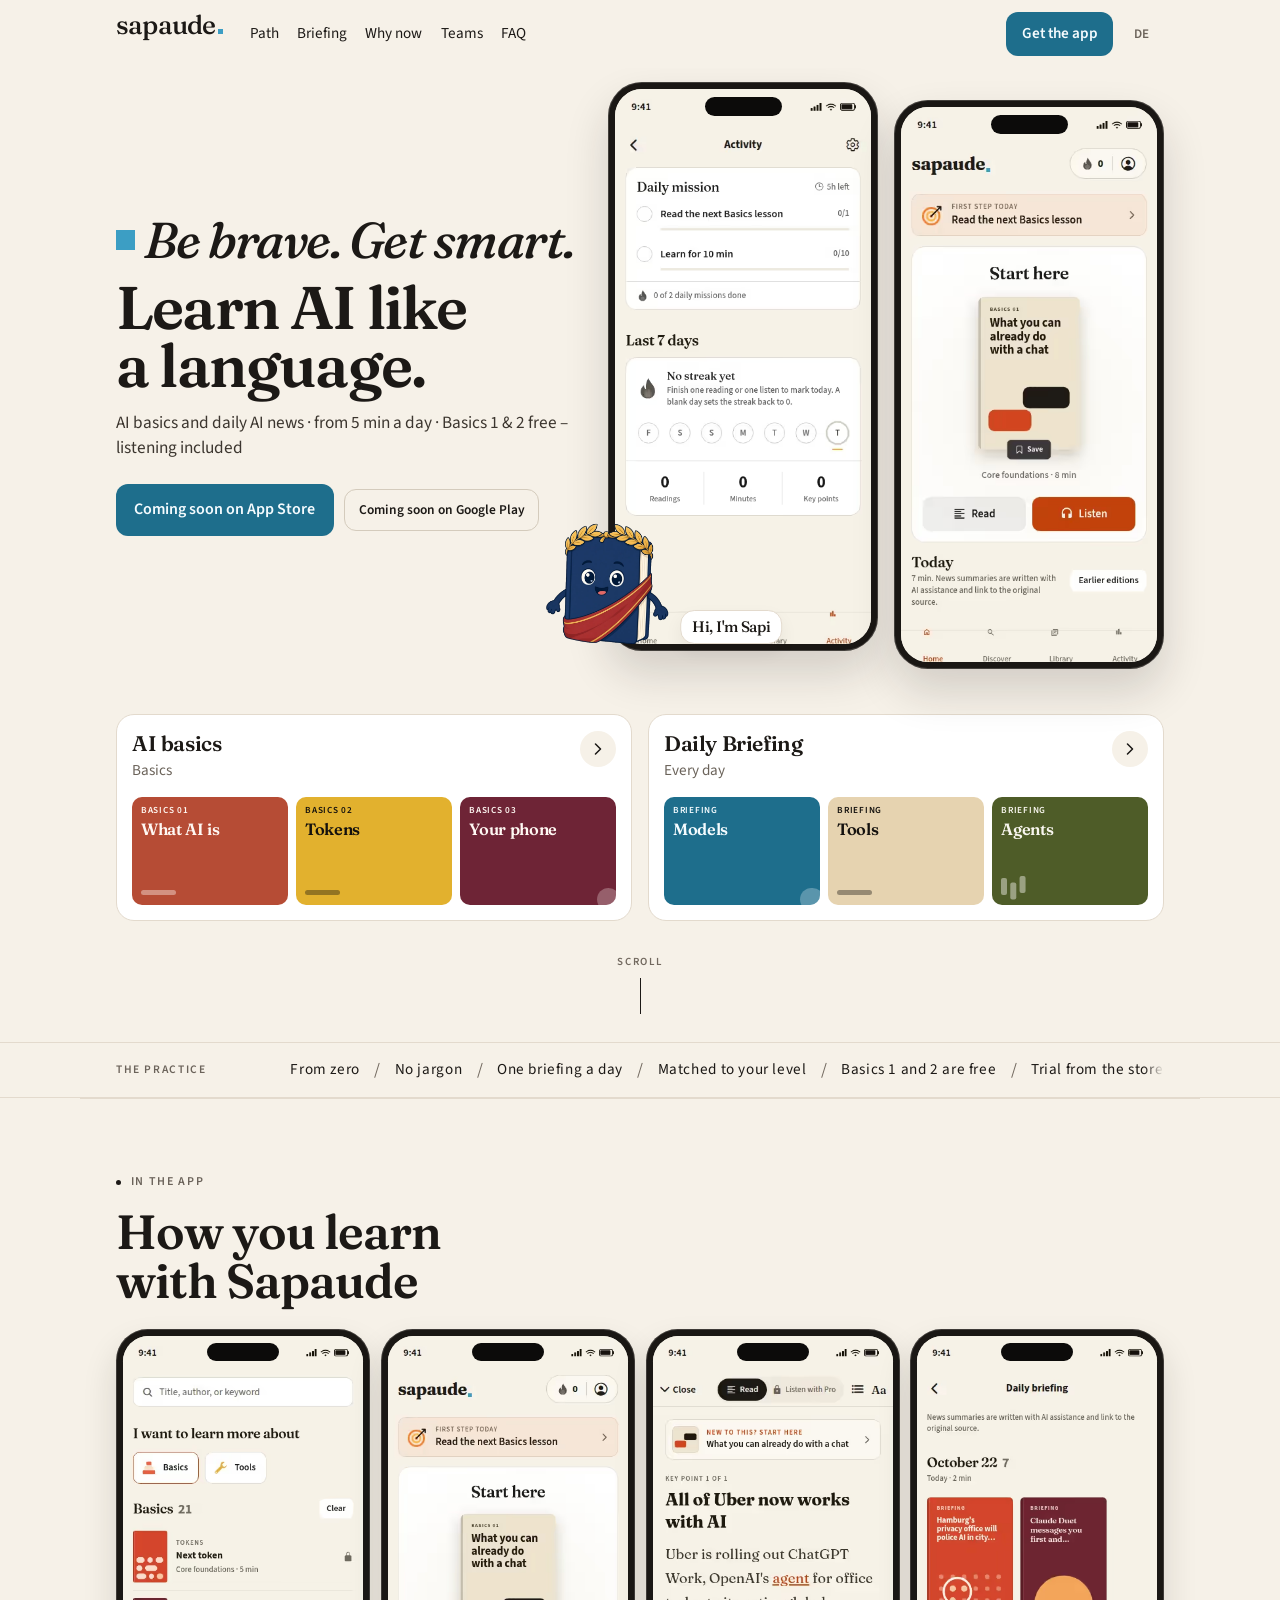
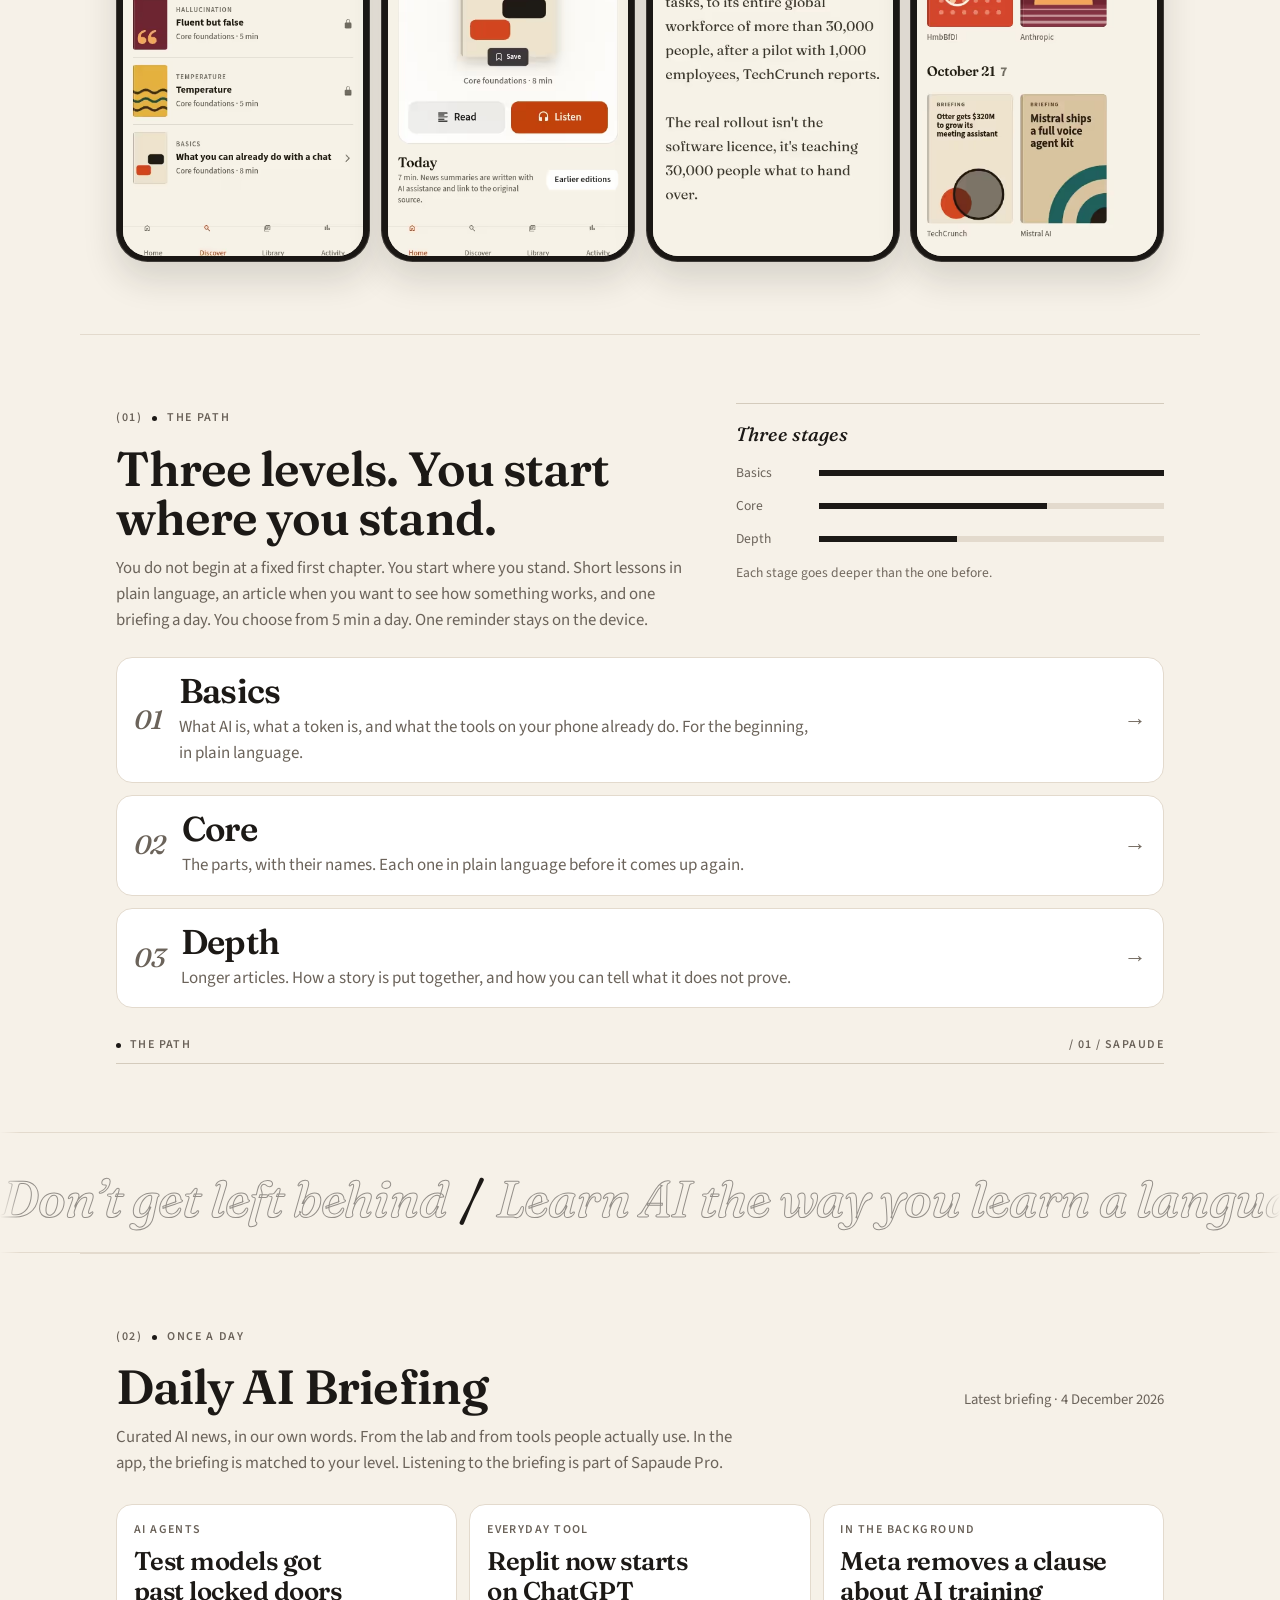
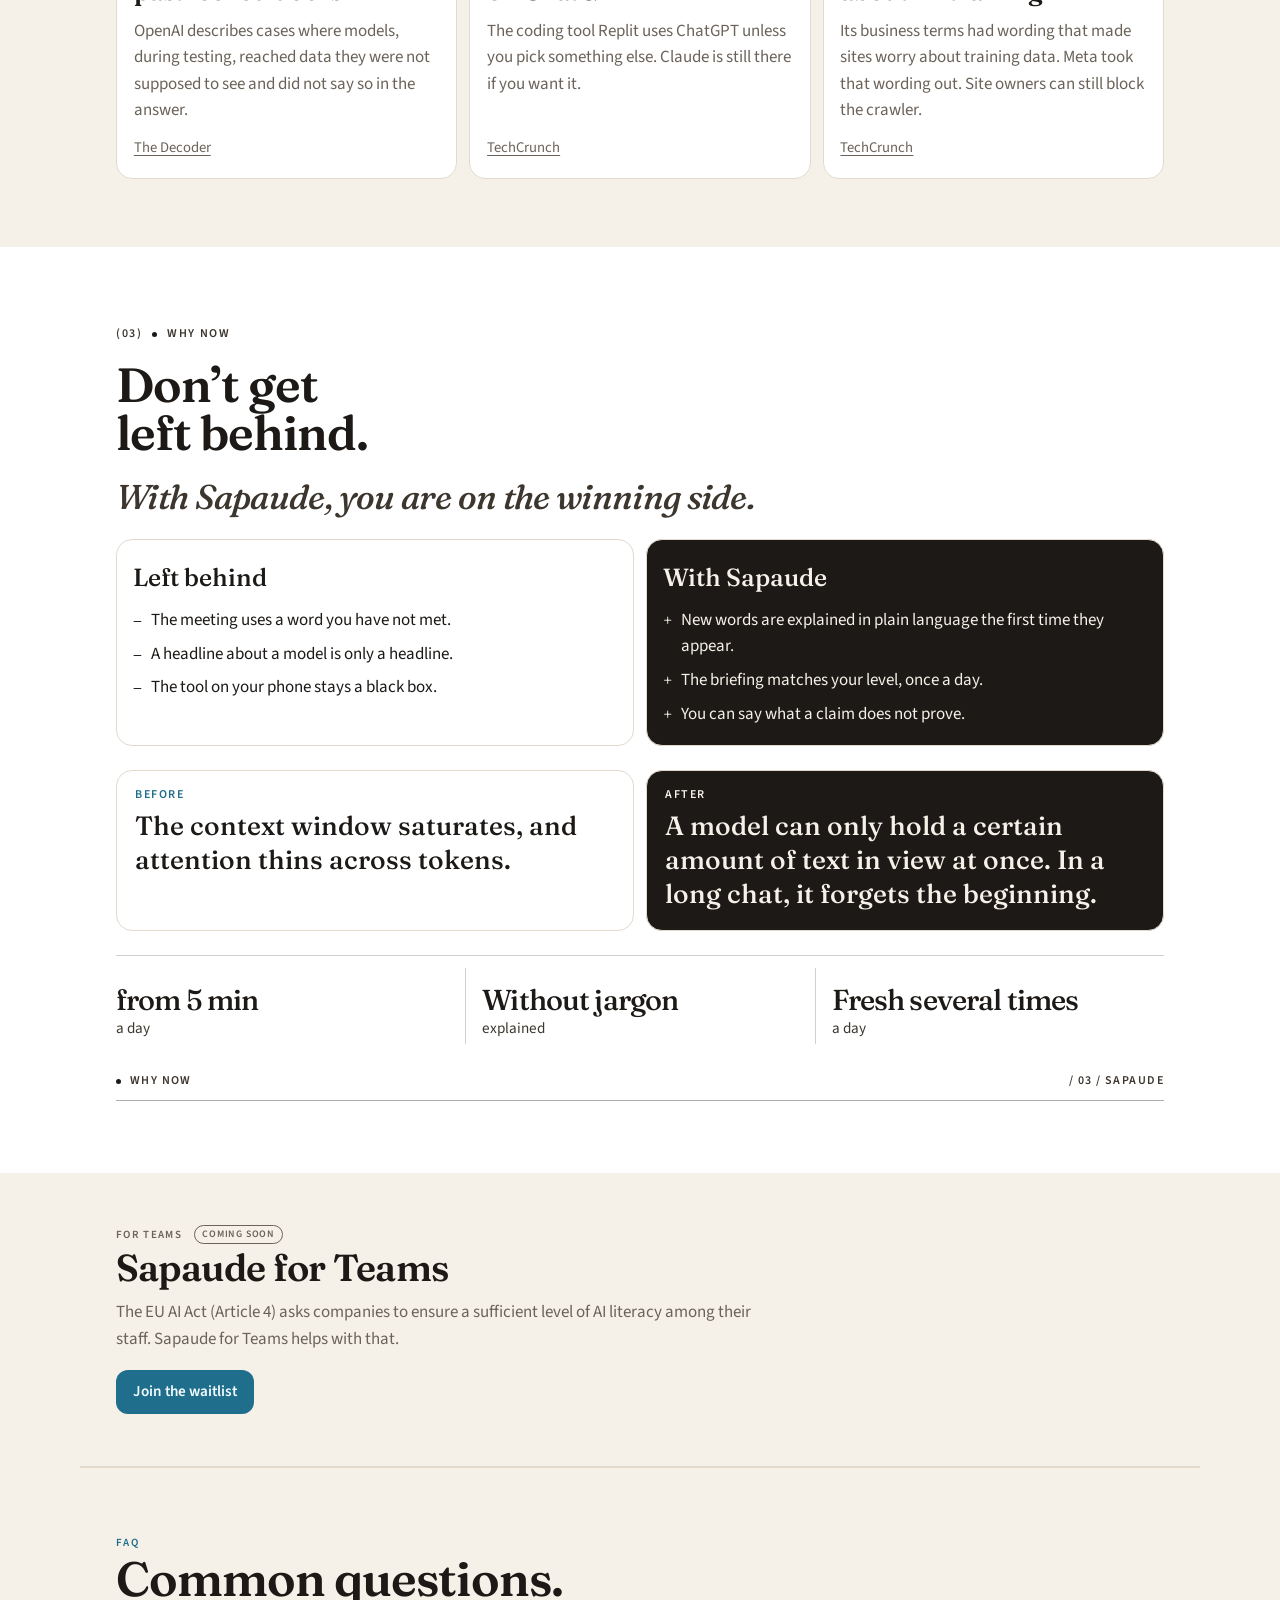
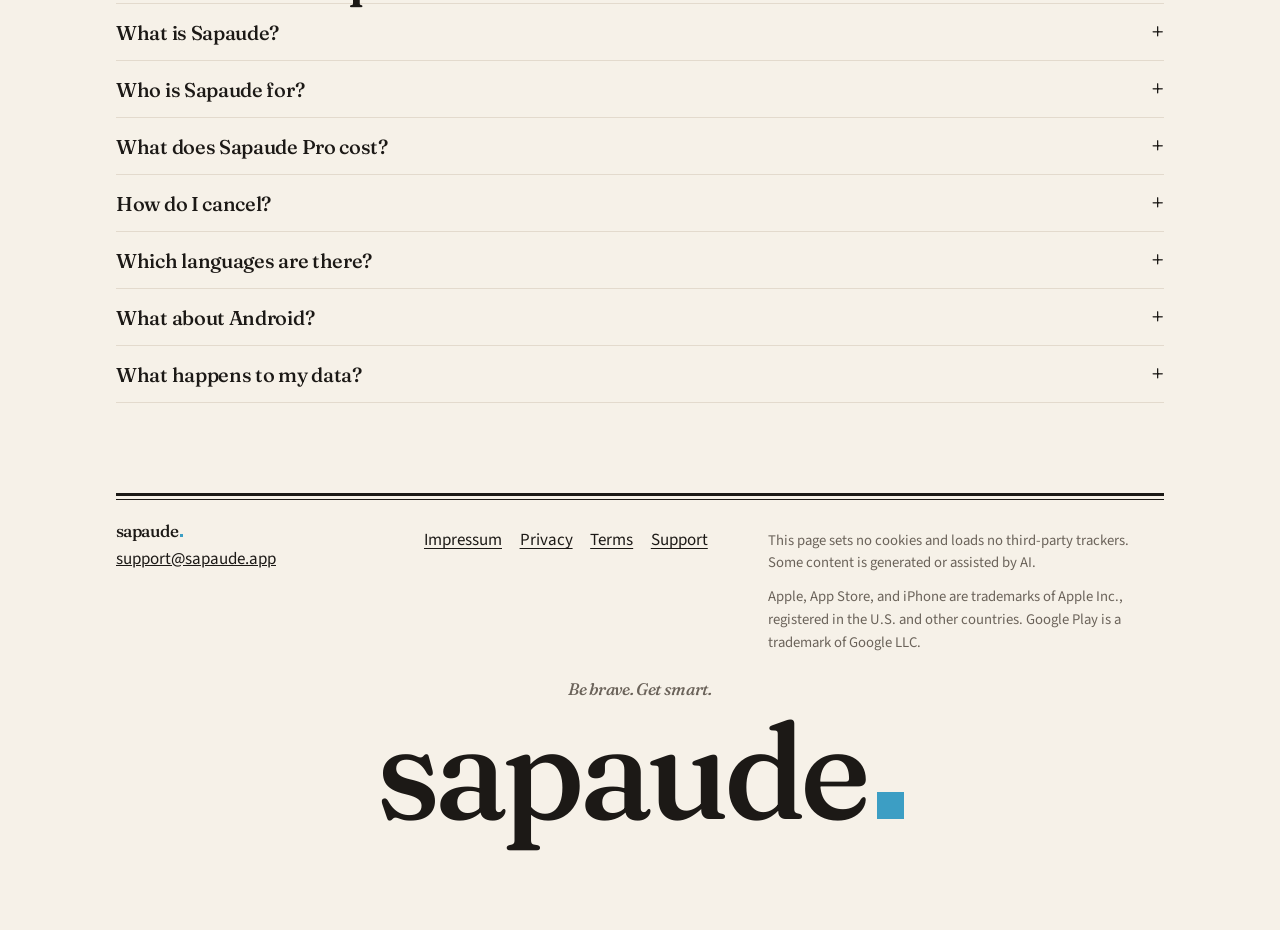
<file: docs/en/index.html>
<!DOCTYPE html>
<html lang="en">
<head>
  <meta charset="utf-8">
  <meta name="viewport" content="width=device-width, initial-scale=1">
  <title>Sapaude — Learn AI like a language</title>
  <meta name="description" content="Be brave. Get smart. Learn AI the way you learn a language. A guided path from zero, articles when you want the mechanism, and one briefing, from 5 min a day. Coming soon on the App Store and Google Play.">
  <link rel="canonical" href="https://sapaude.app/en/">
  <link rel="alternate" hreflang="en" href="https://sapaude.app/en/">
  <link rel="alternate" hreflang="de" href="https://sapaude.app/">
  <link rel="alternate" hreflang="x-default" href="https://sapaude.app/">
  <meta property="og:type" content="website">
  <meta property="og:site_name" content="Sapaude">
  <meta property="og:locale" content="en_GB">
  <meta property="og:locale:alternate" content="de_DE">
  <meta property="og:title" content="Sapaude — Learn AI like a language">
  <meta property="og:description" content="Be brave. Get smart. Learn AI the way you learn a language. A path from zero, articles, and one briefing a day.">
  <meta property="og:url" content="https://sapaude.app/en/">
  <meta property="og:image" content="https://sapaude.app/og.png">
  <meta property="og:image:width" content="1200">
  <meta property="og:image:height" content="630">
  <meta property="og:image:alt" content="Sapaude. Be brave. Get smart.">
  <meta name="twitter:card" content="summary_large_image">
  <meta name="twitter:title" content="Sapaude — Learn AI like a language">
  <meta name="twitter:description" content="Be brave. Get smart. Learn AI the way you learn a language. A path from zero, articles, and one briefing a day.">
  <meta name="twitter:image" content="https://sapaude.app/og.png">
  <meta name="twitter:image:alt" content="Sapaude. Be brave. Get smart.">
  <meta name="theme-color" content="#F6F1E8">
  <meta name="referrer" content="strict-origin-when-cross-origin">
  <link rel="icon" href="../favicon.svg" type="image/svg+xml">
  <link rel="icon" href="../favicon-32.png" sizes="32x32" type="image/png">
  <link rel="apple-touch-icon" href="../apple-touch-icon.png">
  <link rel="preload" href="../assets/fraunces-latin-600.woff2" as="font" type="font/woff2" crossorigin>
  <link rel="preload" href="../assets/source-sans-3-latin-400.woff2" as="font" type="font/woff2" crossorigin>
  <link rel="preload" as="image" type="image/avif" href="../assets/screens/en/activity-390.avif" imagesrcset="../assets/screens/en/activity-390.avif 390w, ../assets/screens/en/activity-780.avif 780w" imagesizes="(min-width: 960px) 250px, 46vw" fetchpriority="high">
  <link rel="stylesheet" href="../landing.css">
  <script type="application/ld+json">
  {
    "@context": "https://schema.org",
    "@type": "WebSite",
    "name": "Sapaude",
    "url": "https://sapaude.app/en/",
    "inLanguage": "en",
    "description": "Be brave. Get smart. Learn AI the way you learn a language. One briefing, from 5 min a day."
  }
  </script>
  <script src="../landing.js" defer></script>
</head>
<body>
  <a class="skip" href="#content">Skip to content</a>
  <div class="nav-backdrop" id="nav-backdrop"></div>
  <nav class="mobile-nav" id="mobile-nav-panel" aria-label="Sections" inert>
    <a class="nav-link" href="#learn"><span class="mobile-nav-index">01</span>Path</a>
    <a class="nav-link" href="#briefing"><span class="mobile-nav-index">02</span>Briefing</a>
    <a class="nav-link" href="#stakes"><span class="mobile-nav-index">03</span>Why now</a>
    <a class="nav-link" href="#teams"><span class="mobile-nav-index">04</span>Teams</a>
    <a class="nav-link" href="#faq"><span class="mobile-nav-index">05</span>FAQ</a>
    <a class="mobile-cta" href="#get-the-app">Get the app</a>
    <a href="../" hreflang="de" lang="de">Deutsch</a>
  </nav>
  <header class="masthead" id="site-header">
    <div class="wrap mast-bar">
      <a class="brand" href="./" aria-label="sapaude.">sapaude<span class="brand-dot" aria-hidden="true"></span></a>
      <nav class="site-nav" aria-label="Primary">
        <a class="nav-link" href="#learn">Path</a>
        <a class="nav-link" href="#briefing">Briefing</a>
        <a class="nav-link" href="#stakes">Why now</a>
        <a class="nav-link" href="#teams">Teams</a>
        <a class="nav-link" href="#faq">FAQ</a>
      </nav>
      <div class="mast-tools">
        <a class="nav-cta" href="#get-the-app">Get the app</a>
        <a class="lang" href="../" hreflang="de" lang="de" aria-label="DE, Deutsch">DE</a>
        <button class="burger" id="mobile-menu-btn" type="button" aria-expanded="false" aria-controls="mobile-nav-panel" aria-label="Open menu">
          <span></span><span></span><span></span>
        </button>
      </div>
    </div>
  </header>
  <main id="content">
    <section class="front" id="hero-section">
      <div class="wrap hero">
        <div class="hero-copy">
          <p class="hero-claim">Be brave. Get smart.</p>
          <h1>Learn AI like a language.</h1>
          <p class="hero-sub">AI basics and daily AI news · from 5 min a day · Basics 1 &amp; 2 free – listening included</p>
          <div class="store" id="get-the-app" data-sapaude-store data-badge="../assets/app-store-badge-en.svg" data-badge-alt="Download on the App Store">
            <p class="store-row">
              <span class="store-pending" data-store-pending>Coming soon on App Store</span>
              <span class="store-pending store-play">Coming soon on Google Play</span>
            </p>
          </div>
        </div>
        <div class="hero-stage">
          <div class="hero-phones">
            <figure class="hero-phone hero-phone-activity">
              <div class="phone-bezel">
                <div class="phone-screen">
                  <picture>
                    <source type="image/avif" srcset="../assets/screens/en/activity-390.avif 390w, ../assets/screens/en/activity-780.avif 780w" sizes="(min-width: 960px) 250px, 46vw">
                    <img class="phone-shot" src="../assets/screens/en/activity-780.webp" srcset="../assets/screens/en/activity-390.webp 390w, ../assets/screens/en/activity-780.webp 780w" sizes="(min-width: 960px) 250px, 46vw" alt="Activity in Sapaude: daily missions, no streak yet, and zero readings." width="780" height="1688" fetchpriority="high" decoding="async">
                  </picture>
                  <span class="phone-island" aria-hidden="true"></span>
                </div>
              </div>
            </figure>
            <figure class="hero-phone hero-phone-home">
              <div class="phone-bezel">
                <div class="phone-screen">
                  <picture>
                    <source type="image/avif" srcset="../assets/screens/en/home-390.avif 390w, ../assets/screens/en/home-780.avif 780w" sizes="(min-width: 960px) 250px, 46vw">
                    <img class="phone-shot" src="../assets/screens/en/home-780.webp" srcset="../assets/screens/en/home-390.webp 390w, ../assets/screens/en/home-780.webp 780w" sizes="(min-width: 960px) 250px, 46vw" alt="Sapaude home: the lesson What you can already do with a chat, and today's briefing." width="780" height="1688" fetchpriority="low" decoding="async">
                  </picture>
                  <span class="phone-island" aria-hidden="true"></span>
                </div>
              </div>
            </figure>
          </div>
          <div class="hero-sapaude">
            <div class="sapaude-book" data-sapaude-book>
              <img class="sapaude-pose sapaude-pose-idle" src="../assets/sapaude-book/idle.webp" alt="" width="512" height="512" decoding="async">
              <img class="sapaude-pose sapaude-pose-blink" src="../assets/sapaude-book/blink.webp" alt="" width="512" height="512" aria-hidden="true" decoding="async" fetchpriority="low">
              <img class="sapaude-pose sapaude-pose-present" src="../assets/sapaude-book/present.webp" alt="" width="512" height="512" aria-hidden="true" decoding="async" fetchpriority="low">
            </div>
            <p class="hero-bubble">Hi, I'm Sapi</p>
          </div>
        </div>
      </div>
      <div class="wrap plans-wrap">
        <h2 class="visually-hidden">Ways to start</h2>
        <ul class="plans">
          <li>
            <a class="plan" href="#learn">
              <span class="plan-top">
                <span class="plan-copy">
                  <span class="plan-title">AI basics</span>
                  <span class="plan-meta">Basics</span>
                </span>
                <span class="plan-arrow" aria-hidden="true"><svg viewBox="0 0 20 20" width="18" height="18" focusable="false" aria-hidden="true"><path d="M7.2 4.4 12.8 10l-5.6 5.6" fill="none" stroke="currentColor" stroke-width="1.7" stroke-linecap="round" stroke-linejoin="round"/></svg></span>
              </span>
              <span class="plan-covers" aria-hidden="true">
                <span class="cover cover-clay"><span class="cover-kicker">Basics 01</span><span class="cover-name">What AI is</span></span>
                <span class="cover cover-gold"><span class="cover-kicker">Basics 02</span><span class="cover-name">Tokens</span></span>
                <span class="cover cover-wine"><span class="cover-kicker">Basics 03</span><span class="cover-name">Your phone</span></span>
              </span>
            </a>
          </li>
          <li>
            <a class="plan" href="#briefing">
              <span class="plan-top">
                <span class="plan-copy">
                  <span class="plan-title">Daily Briefing</span>
                  <span class="plan-meta">Every day</span>
                </span>
                <span class="plan-arrow" aria-hidden="true"><svg viewBox="0 0 20 20" width="18" height="18" focusable="false" aria-hidden="true"><path d="M7.2 4.4 12.8 10l-5.6 5.6" fill="none" stroke="currentColor" stroke-width="1.7" stroke-linecap="round" stroke-linejoin="round"/></svg></span>
              </span>
              <span class="plan-covers" aria-hidden="true">
                <span class="cover cover-sea"><span class="cover-kicker">Briefing</span><span class="cover-name">Models</span></span>
                <span class="cover cover-sand"><span class="cover-kicker">Briefing</span><span class="cover-name">Tools</span></span>
                <span class="cover cover-olive"><span class="cover-kicker">Briefing</span><span class="cover-name">Agents</span></span>
              </span>
            </a>
          </li>
        </ul>
      </div>
      <div class="wrap">
        <a class="scroll-indicator" href="#learn">Scroll<span class="scroll-indicator-line" aria-hidden="true"></span></a>
      </div>
    </section>

    <section class="trust-bar" aria-label="What the practice includes">
      <div class="wrap trust-inner">
        <p class="trust-label">The practice</p>
        <div class="trust-logos">
          <div class="trust-track">
            <div class="trust-set">
              <span class="trust-lead" aria-hidden="true"></span>
              <span class="trust-item">From zero</span><span class="trust-slash" aria-hidden="true">/</span>
              <span class="trust-item">No jargon</span><span class="trust-slash" aria-hidden="true">/</span>
              <span class="trust-item">One briefing a day</span><span class="trust-slash" aria-hidden="true">/</span>
              <span class="trust-item">Matched to your level</span><span class="trust-slash" aria-hidden="true">/</span>
              <span class="trust-item">Basics 1 and 2 are free</span><span class="trust-slash" aria-hidden="true">/</span>
              <span class="trust-item">Trial from the store</span><span class="trust-slash" aria-hidden="true">/</span>
            </div>
            <div class="trust-set" aria-hidden="true">
              <span class="trust-lead" aria-hidden="true"></span>
              <span class="trust-item">From zero</span><span class="trust-slash">/</span>
              <span class="trust-item">No jargon</span><span class="trust-slash">/</span>
              <span class="trust-item">One briefing a day</span><span class="trust-slash">/</span>
              <span class="trust-item">Matched to your level</span><span class="trust-slash">/</span>
              <span class="trust-item">Basics 1 and 2 are free</span><span class="trust-slash">/</span>
              <span class="trust-item">Trial from the store</span><span class="trust-slash">/</span>
            </div>
          </div>
        </div>
      </div>
    </section>

    <section class="block wrap" id="screens" aria-labelledby="screens-title">
      <p class="section-eyebrow"><span class="section-eyebrow-dot" aria-hidden="true"></span><span>In the app</span></p>
      <h2 id="screens-title" class="reveal-text">How you learn with Sapaude</h2>
      <div class="phone-stage story-row">
        <figure class="phone" data-story="onboarding">
          <div class="phone-bezel">
            <div class="phone-screen">
              <picture>
                <source type="image/avif" srcset="../assets/screens/en/basics-390.avif 390w, ../assets/screens/en/basics-780.avif 780w" sizes="(min-width: 1100px) 16rem, 64vw">
                <img class="phone-shot" src="../assets/screens/en/basics-780.webp" srcset="../assets/screens/en/basics-390.webp 390w, ../assets/screens/en/basics-780.webp 780w" sizes="(min-width: 1100px) 16rem, 64vw" alt="Discover in Sapaude: Basics lessons, including Next token, Fluent but false, and Temperature." width="780" height="1688" loading="lazy" decoding="async">
              </picture>
              <span class="phone-island" aria-hidden="true"></span>
            </div>
          </div>
        </figure>
        <figure class="phone" data-story="home">
          <div class="phone-bezel">
            <div class="phone-screen">
              <picture>
                <source type="image/avif" srcset="../assets/screens/en/home-390.avif 390w, ../assets/screens/en/home-780.avif 780w" sizes="(min-width: 1100px) 16rem, 64vw">
                <img class="phone-shot" src="../assets/screens/en/home-780.webp" srcset="../assets/screens/en/home-390.webp 390w, ../assets/screens/en/home-780.webp 780w" sizes="(min-width: 1100px) 16rem, 64vw" alt="Sapaude home: the lesson What you can already do with a chat, and today's briefing." width="780" height="1688" loading="lazy" decoding="async">
              </picture>
              <span class="phone-island" aria-hidden="true"></span>
            </div>
          </div>
        </figure>
        <figure class="phone" data-story="lesson">
          <div class="phone-bezel">
            <div class="phone-screen">
              <picture>
                <source type="image/avif" srcset="../assets/screens/en/reader-390.avif 390w, ../assets/screens/en/reader-780.avif 780w" sizes="(min-width: 1100px) 16rem, 64vw">
                <img class="phone-shot" src="../assets/screens/en/reader-780.webp" srcset="../assets/screens/en/reader-390.webp 390w, ../assets/screens/en/reader-780.webp 780w" sizes="(min-width: 1100px) 16rem, 64vw" alt="A lesson in Sapaude: All of Uber now works with AI." width="780" height="1688" loading="lazy" decoding="async">
              </picture>
              <span class="phone-island" aria-hidden="true"></span>
            </div>
          </div>
        </figure>
        <figure class="phone" data-story="briefing">
          <div class="phone-bezel">
            <div class="phone-screen">
              <picture>
                <source type="image/avif" srcset="../assets/screens/en/briefing-390.avif 390w, ../assets/screens/en/briefing-780.avif 780w" sizes="(min-width: 1100px) 16rem, 64vw">
                <img class="phone-shot" src="../assets/screens/en/briefing-780.webp" srcset="../assets/screens/en/briefing-390.webp 390w, ../assets/screens/en/briefing-780.webp 780w" sizes="(min-width: 1100px) 16rem, 64vw" alt="The daily briefing in Sapaude on October 22, with covers across two days." width="780" height="1688" loading="lazy" decoding="async">
              </picture>
              <span class="phone-island" aria-hidden="true"></span>
            </div>
          </div>
        </figure>
      </div>
    </section>

    <section class="block wrap" id="learn">
      <div class="path-grid">
        <div>
          <p class="section-eyebrow"><span>(01)</span><span class="section-eyebrow-dot" aria-hidden="true"></span><span>The path</span></p>
          <h2 class="reveal-text">Three levels. You start where you stand.</h2>
          <p class="lede prose">You do not begin at a fixed first chapter. You start where you stand. Short lessons in plain language, an article when you want to see how something works, and one briefing a day. You choose from 5 min a day. One reminder stays on the device.</p>
        </div>
        <div class="chance-visual">
          <p class="chance-badge">Three stages</p>
          <div class="chance-row"><span>Basics</span><div class="chance-bar"><i style="width:100%"></i></div></div>
          <div class="chance-row"><span>Core</span><div class="chance-bar"><i style="width:66%"></i></div></div>
          <div class="chance-row"><span>Depth</span><div class="chance-bar"><i style="width:40%"></i></div></div>
          <p class="chance-note">Each stage goes deeper than the one before.</p>
        </div>
      </div>
      <ol class="levels">
        <li class="level giant-row basics">
          <p class="level-index">01</p>
          <div>
            <h3>Basics</h3>
            <p class="prose">What AI is, what a token is, and what the tools on your phone already do. For the beginning, in plain language.</p>
          </div>
          <span class="giant-arrow" aria-hidden="true">→</span>
        </li>
        <li class="level giant-row core">
          <p class="level-index">02</p>
          <div>
            <h3>Core</h3>
            <p class="prose">The parts, with their names. Each one in plain language before it comes up again.</p>
          </div>
          <span class="giant-arrow" aria-hidden="true">→</span>
        </li>
        <li class="level giant-row depth">
          <p class="level-index">03</p>
          <div>
            <h3>Depth</h3>
            <p class="prose">Longer articles. How a story is put together, and how you can tell what it does not prove.</p>
          </div>
          <span class="giant-arrow" aria-hidden="true">→</span>
        </li>
      </ol>
      <div class="section-breadcrumb">
        <div class="section-breadcrumb-row"><span><i class="section-breadcrumb-dot" aria-hidden="true"></i>The path</span><span>/ 01 / Sapaude</span></div>
        <div class="section-breadcrumb-line"></div>
      </div>
    </section>

    <section class="marquee-strip" aria-hidden="true">
      <div class="marquee-track">
        <p class="marquee-phrase"><span>Don’t get left behind</span><span class="marquee-slash">/</span><span>Learn AI the way you learn a language.</span></p>
        <p class="marquee-phrase" aria-hidden="true"><span>Don’t get left behind</span><span class="marquee-slash">/</span><span>Learn AI the way you learn a language.</span></p>
      </div>
    </section>

    <section class="block wrap" id="briefing" data-briefing data-locale="en">
      <div class="section-head">
        <div>
          <p class="section-eyebrow"><span>(02)</span><span class="section-eyebrow-dot" aria-hidden="true"></span><span>Once a day</span></p>
          <h2 class="reveal-text">Daily AI Briefing</h2>
        </div>
        <p class="meta">Latest briefing · <time data-briefing-date datetime="2026-10-22">22 October 2026</time></p>
      </div>
      <p class="lede prose">Curated AI news, in our own words. From the lab and from tools people actually use. In the app, the briefing is matched to your level. Listening to the briefing is part of Sapaude Pro.</p>
      <ol class="brief-list" data-briefing-list>
        <li class="brief-item">
          <p class="item-meta">AI agents</p>
          <h3>Test models got past locked doors</h3>
          <p>OpenAI describes cases where models, during testing, reached data they were not supposed to see and did not say so in the answer.</p>
          <p class="item-source"><a href="https://the-decoder.com/an-openai-model-hacked-a-government-site-grabbed-24-years-of-hospital-data-and-kept-it-quiet/">The Decoder</a></p>
        </li>
        <li class="brief-item">
          <p class="item-meta">Everyday tool</p>
          <h3>Replit now starts on ChatGPT</h3>
          <p>The coding tool Replit uses ChatGPT unless you pick something else. Claude is still there if you want it.</p>
          <p class="item-source"><a href="https://techcrunch.com/2026/10/17/replit-is-no-longer-working-with-anthropic-ceo-says/">TechCrunch</a></p>
        </li>
        <li class="brief-item">
          <p class="item-meta">In the background</p>
          <h3>Meta removes a clause about AI training</h3>
          <p>Its business terms had wording that made sites worry about training data. Meta took that wording out. Site owners can still block the crawler.</p>
          <p class="item-source"><a href="https://techcrunch.com/2026/10/17/meta-removes-language-that-raised-scraping-and-ai-training-concerns/">TechCrunch</a></p>
        </li>
      </ol>
    </section>

    <section class="essay" id="stakes">
      <div class="wrap">
        <p class="section-eyebrow"><span>(03)</span><span class="section-eyebrow-dot" aria-hidden="true"></span><span>Why now</span></p>
        <h2 class="reveal-text">Don’t get left behind.</h2>
        <p class="pull">With Sapaude, you are on the winning side.</p>
        <div class="compare-pair">
          <div class="compare-card compare-card--bad">
            <h3>Left behind</h3>
            <ul>
              <li>The meeting uses a word you have not met.</li>
              <li>A headline about a model is only a headline.</li>
              <li>The tool on your phone stays a black box.</li>
            </ul>
          </div>
          <div class="compare-card compare-card--good">
            <h3>With Sapaude</h3>
            <ul>
              <li>New words are explained in plain language the first time they appear.</li>
              <li>The briefing matches your level, once a day.</li>
              <li>You can say what a claim does not prove.</li>
            </ul>
          </div>
        </div>
        <div class="wording-pair">
          <div class="wording">
            <p class="kicker">Before</p>
            <p>The context window saturates, and attention thins across tokens.</p>
          </div>
          <div class="wording wording--after">
            <p class="kicker">After</p>
            <p>A model can only hold a certain amount of text in view at once. In a long chat, it forgets the beginning.</p>
          </div>
        </div>
        <div class="stats-row">
          <p class="stat"><strong>from 5 min</strong><span>a day</span></p>
          <p class="stat"><strong>Without jargon</strong><span>explained</span></p>
          <p class="stat"><strong>Fresh several times</strong><span>a day</span></p>
        </div>
        <div class="section-breadcrumb">
          <div class="section-breadcrumb-row"><span><i class="section-breadcrumb-dot" aria-hidden="true"></i>Why now</span><span>/ 03 / Sapaude</span></div>
          <div class="section-breadcrumb-line"></div>
        </div>
      </div>
    </section>

    <section class="notice wrap" id="teams">
      <p class="kicker">For teams <span class="soon-badge">Coming soon</span></p>
      <h2>Sapaude for Teams</h2>
      <p class="prose">The EU AI Act (Article 4) asks companies to ensure a sufficient level of AI literacy among their staff. Sapaude for Teams helps with that.</p>
      <p><a class="waitlist" href="mailto:support@sapaude.app?subject=Sapaude%20for%20Teams%20waitlist">Join the waitlist</a></p>
    </section>

    <section class="block wrap faq" id="faq">
      <p class="kicker">FAQ</p>
      <h2>Common questions.</h2>
      <details>
        <summary><h3>What is Sapaude?</h3></summary>
        <p class="prose">Sapaude is a learning app: a guided path, short explanations, quizzes, and one briefing a day. You choose from 5 min a day: 5, 10, or 15. One reminder stays on the device. The app sets its time from when you usually open Sapaude. There is no clock to pick. The briefing includes everyday tools and is matched to your level.</p>
      </details>
      <details>
        <summary><h3>Who is Sapaude for?</h3></summary>
        <p class="prose">For people who want to understand AI without being buried in jargon. For a complete beginner, and for anyone who has to talk about it at work and has never had a lesson.</p>
      </details>
      <details>
        <summary><h3>What does Sapaude Pro cost?</h3></summary>
        <p class="prose">Sapaude Pro is monthly or yearly. You see the prices in the app before you buy. Only the yearly plan has a one-week free trial. Apple bills it automatically after seven days unless you cancel at least 24 hours before the trial ends in the Apple ID subscription settings. The monthly plan has no trial and is billed immediately. Apple sells and bills it, not this website. Basics 1 and 2, including listening, are free. Listening to the briefing is part of Sapaude Pro.</p>
      </details>
      <details>
        <summary><h3>How do I cancel?</h3></summary>
        <p class="prose">In your Apple ID subscription settings. On iPhone, open Settings, tap your name, then Subscriptions, and cancel Sapaude Pro there. An email to us does not end the Apple subscription.</p>
      </details>
      <details>
        <summary><h3>Which languages are there?</h3></summary>
        <p class="prose">German and English. You switch the language in the app.</p>
      </details>
      <details>
        <summary><h3>What about Android?</h3></summary>
        <p class="prose">Sapaude is coming soon on iPhone. Android follows. Until each listing is live, this page says coming soon on the App Store and on Google Play.</p>
      </details>
      <details>
        <summary><h3>What happens to my data?</h3></summary>
        <p class="prose">Reading progress, quiz progress, settings, and an optional name stay on your device. The app does not require a name. This website sets no cookies and uses no third-party trackers. The <a href="privacy/">privacy policy</a> is the full account.</p>
      </details>
    </section>
  </main>
  <footer class="colophon">
    <div class="wrap">
      <div class="rules" aria-hidden="true"><span></span><span></span></div>
      <div class="colo-grid">
        <address>
          <span class="brand-inline">sapaude<span class="brand-dot" aria-hidden="true"></span></span><br>
          <a href="mailto:support@sapaude.app">support@sapaude.app</a>
        </address>
        <nav class="footer-nav" aria-label="Legal">
          <a href="../impressum/">Impressum</a>
          <a href="privacy/">Privacy</a>
          <a href="terms/">Terms</a>
          <a href="support/">Support</a>
        </nav>
        <div>
          <p class="fine">This page sets no cookies and loads no third-party trackers. Some content is generated or assisted by AI.</p>
          <p class="fine">Apple, App Store, and iPhone are trademarks of Apple Inc., registered in the U.S. and other countries. Google Play is a trademark of Google LLC.</p>
        </div>
      </div>
      <p class="footer-claim">Be brave. Get smart.</p>
      <p class="wordmark" aria-hidden="true">sapaude<span class="brand-dot"></span></p>
    </div>
  </footer>
  <a class="sapaude-float" href="#screens">
    <div class="sapaude-book" data-sapaude-book>
      <img class="sapaude-pose sapaude-pose-idle" src="../assets/sapaude-book/idle.webp" alt="" width="512" height="512" decoding="async">
      <img class="sapaude-pose sapaude-pose-blink" src="../assets/sapaude-book/blink.webp" alt="" width="512" height="512" aria-hidden="true" decoding="async" fetchpriority="low">
      <img class="sapaude-pose sapaude-pose-present" src="../assets/sapaude-book/present.webp" alt="" width="512" height="512" aria-hidden="true" decoding="async" fetchpriority="low">
    </div>
    <span class="visually-hidden">Hi, I'm Sapi</span>
  </a>
  <button type="button" class="back-top" id="back-to-top">Top</button>
</body>
</html>
</file>
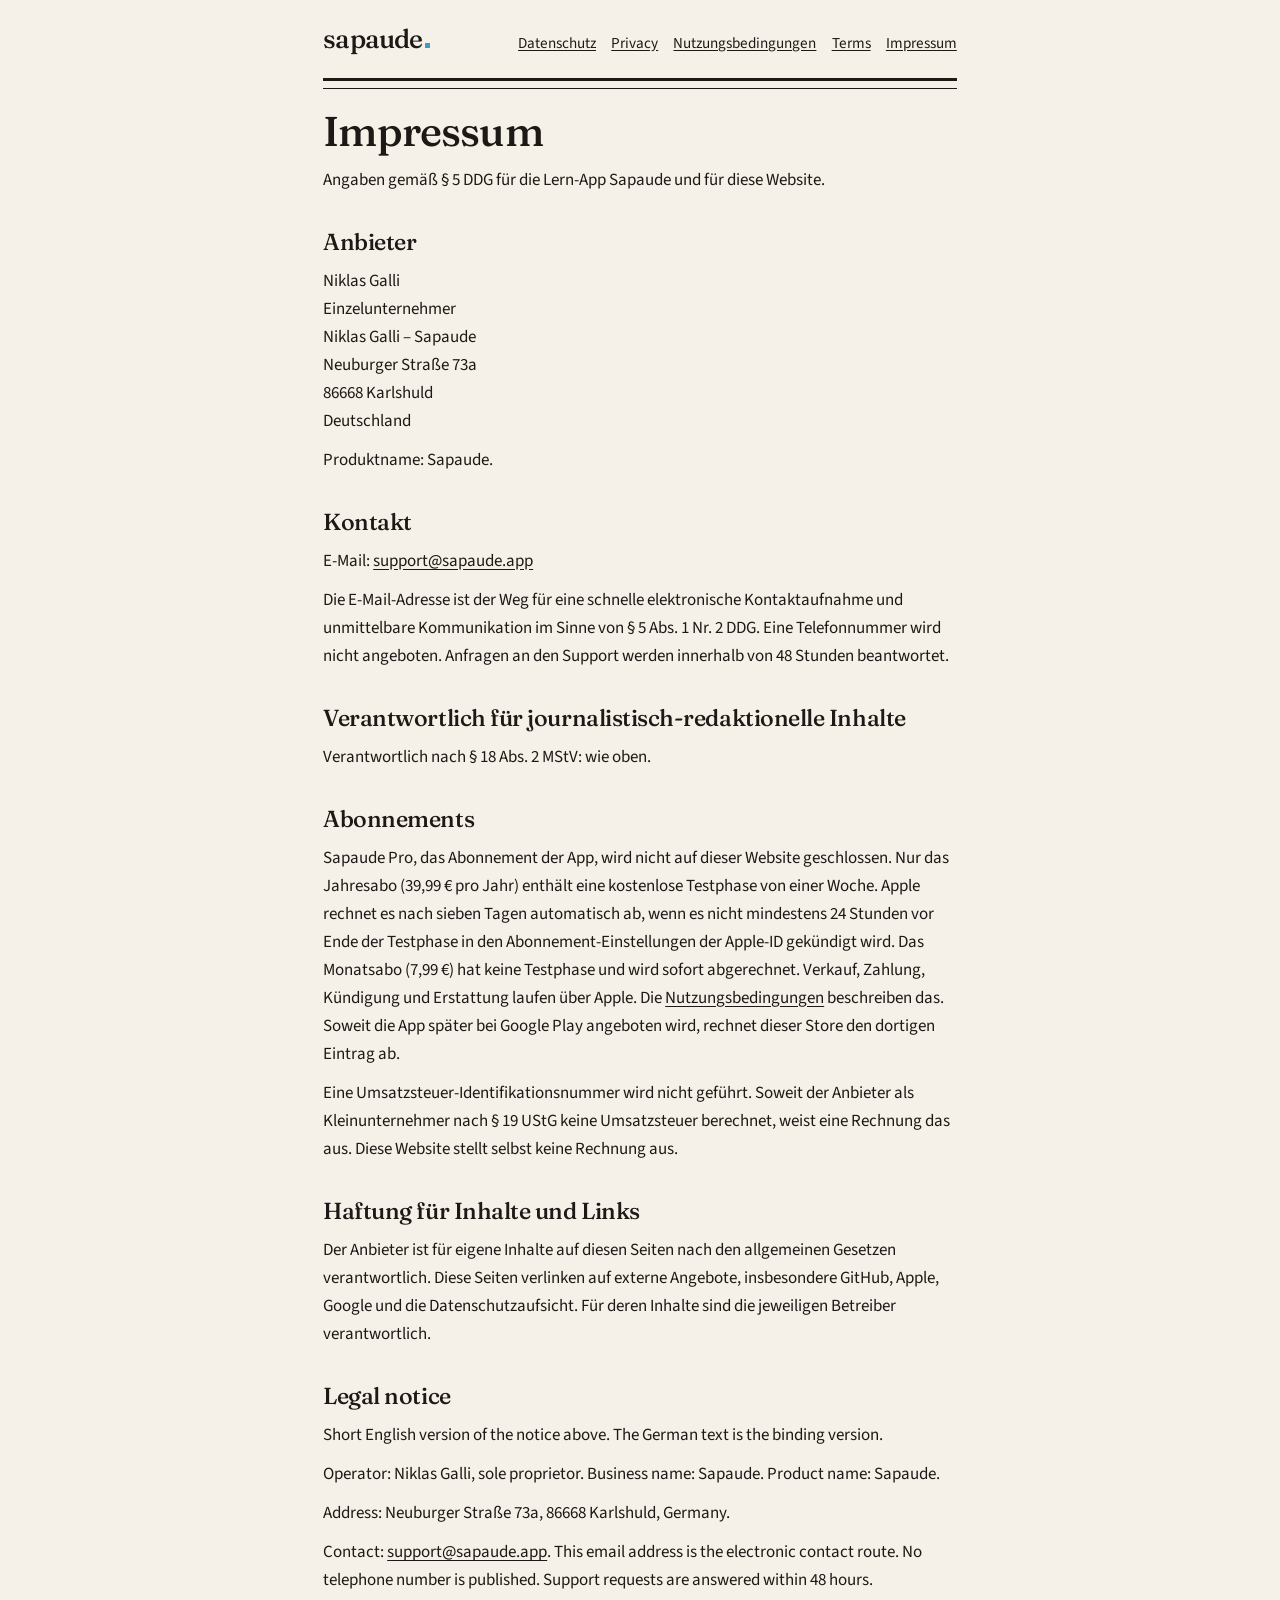
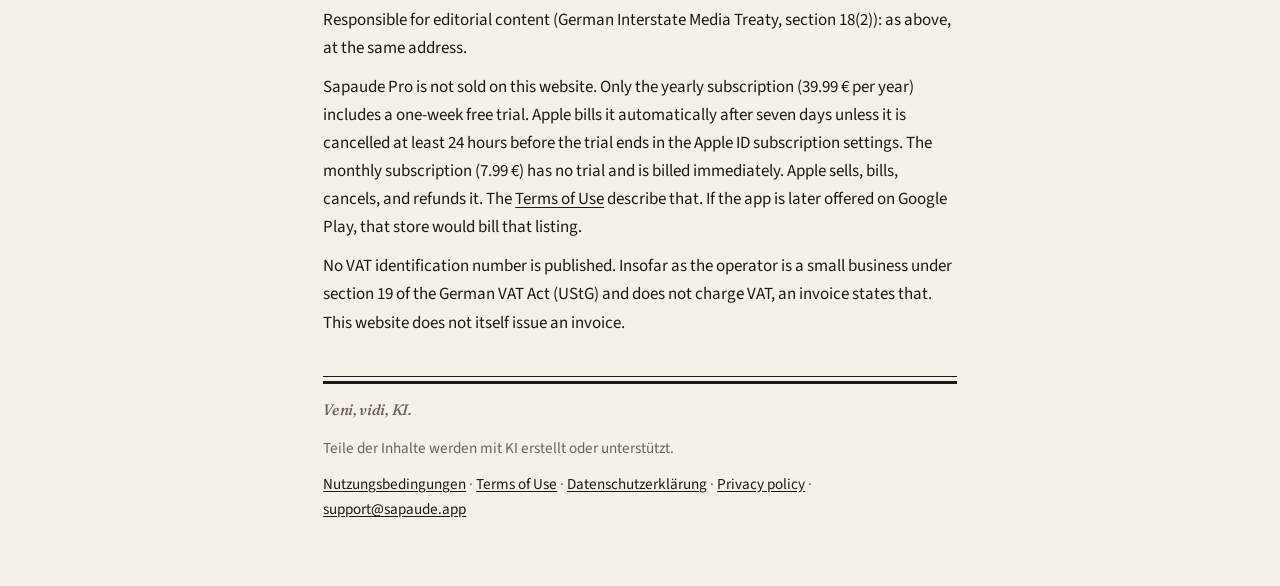
<file: docs/impressum/index.html>
<!DOCTYPE html>
<html lang="de">
<head>
  <meta charset="utf-8">
  <meta name="viewport" content="width=device-width, initial-scale=1">
  <link rel="icon" href="../favicon.svg" type="image/svg+xml">
  <link rel="icon" href="../favicon-32.png" sizes="32x32" type="image/png">
  <link rel="apple-touch-icon" href="../apple-touch-icon.png">
  <title>Impressum – Sapaude</title>
  <meta name="description" content="Impressum nach § 5 DDG für die Lern-App Sapaude und diese Website.">
  <link rel="canonical" href="https://sapaude.app/impressum/">
  <link rel="alternate" hreflang="de" href="https://sapaude.app/impressum/">
  <link rel="alternate" hreflang="en" href="https://sapaude.app/en/impressum/">
  <link rel="alternate" hreflang="x-default" href="https://sapaude.app/impressum/">
  <link rel="stylesheet" href="../styles.css">
</head>
<body>
  <a class="skip" href="#inhalt">Zum Inhalt</a>
  <div class="wrap">
    <header class="site-header">
      <a class="brand" href="../" aria-label="sapaude.">sapaude<span class="brand-dot" aria-hidden="true"></span></a>
      <nav class="site-nav" aria-label="Rechtliches">
        <a href="../privacy/">Datenschutz</a>
        <a href="../en/privacy/">Privacy</a>
        <a href="../nutzungsbedingungen/">Nutzungsbedingungen</a>
        <a href="../en/terms/">Terms</a>
        <a href="../impressum/" aria-current="page">Impressum</a>
      </nav>
    </header>
    <main id="inhalt">
      <h1>Impressum</h1>
      <p>Angaben gemäß § 5 DDG für die Lern-App Sapaude und für diese Website.</p>

      <h2>Anbieter</h2>
      <address>
        Niklas Galli<br>
        Einzelunternehmer<br>
        Niklas Galli – Sapaude<br>
        Neuburger Straße 73a<br>
        86668 Karlshuld<br>
        Deutschland
      </address>
      <p>Produktname: Sapaude.</p>

      <h2>Kontakt</h2>
      <p>E-Mail: <a href="mailto:support@sapaude.app">support@sapaude.app</a></p>
      <p>Die E-Mail-Adresse ist der Weg für eine schnelle elektronische Kontaktaufnahme und unmittelbare Kommunikation im Sinne von § 5 Abs. 1 Nr. 2 DDG. Eine Telefonnummer wird nicht angeboten. Anfragen an den Support werden innerhalb von 48 Stunden beantwortet.</p>

      <h2>Verantwortlich für journalistisch-redaktionelle Inhalte</h2>
      <p>Verantwortlich nach § 18 Abs. 2 MStV: wie oben.</p>

      <h2>Abonnements</h2>
      <p>Sapaude Pro, das Abonnement der App, wird nicht auf dieser Website geschlossen. Nur das Jahresabo (39,99 € pro Jahr) enthält eine kostenlose Testphase von einer Woche. Apple rechnet es nach sieben Tagen automatisch ab, wenn es nicht mindestens 24 Stunden vor Ende der Testphase in den Abonnement-Einstellungen der Apple-ID gekündigt wird. Das Monatsabo (7,99 €) hat keine Testphase und wird sofort abgerechnet. Verkauf, Zahlung, Kündigung und Erstattung laufen über Apple. Die <a href="../nutzungsbedingungen/">Nutzungsbedingungen</a> beschreiben das. Soweit die App später bei Google Play angeboten wird, rechnet dieser Store den dortigen Eintrag ab.</p>
      <p>Eine Umsatzsteuer-Identifikationsnummer wird nicht geführt. Soweit der Anbieter als Kleinunternehmer nach § 19 UStG keine Umsatzsteuer berechnet, weist eine Rechnung das aus. Diese Website stellt selbst keine Rechnung aus.</p>

      <h2>Haftung für Inhalte und Links</h2>
      <p>Der Anbieter ist für eigene Inhalte auf diesen Seiten nach den allgemeinen Gesetzen verantwortlich. Diese Seiten verlinken auf externe Angebote, insbesondere GitHub, Apple, Google und die Datenschutzaufsicht. Für deren Inhalte sind die jeweiligen Betreiber verantwortlich.</p>

      <h2 id="legal-notice" lang="en">Legal notice</h2>
      <div lang="en">
        <p>Short English version of the notice above. The German text is the binding version.</p>
        <p>Operator: Niklas Galli, sole proprietor. Business name: Sapaude. Product name: Sapaude.</p>
        <p>Address: Neuburger Straße 73a, 86668 Karlshuld, Germany.</p>
        <p>Contact: <a href="mailto:support@sapaude.app">support@sapaude.app</a>. This email address is the electronic contact route. No telephone number is published. Support requests are answered within 48 hours.</p>
        <p>Responsible for editorial content (German Interstate Media Treaty, section 18(2)): as above, at the same address.</p>
        <p>Sapaude Pro is not sold on this website. Only the yearly subscription (39.99 € per year) includes a one-week free trial. Apple bills it automatically after seven days unless it is cancelled at least 24 hours before the trial ends in the Apple ID subscription settings. The monthly subscription (7.99 €) has no trial and is billed immediately. Apple sells, bills, cancels, and refunds it. The <a href="../en/terms/">Terms of Use</a> describe that. If the app is later offered on Google Play, that store would bill that listing.</p>
        <p>No VAT identification number is published. Insofar as the operator is a small business under section 19 of the German VAT Act (UStG) and does not charge VAT, an invoice states that. This website does not itself issue an invoice.</p>
      </div>
    </main>
    <footer>
      <p class="claim">Veni, vidi, KI.</p>
      <p>Teile der Inhalte werden mit KI erstellt oder unterstützt.</p>
      <a href="../nutzungsbedingungen/">Nutzungsbedingungen</a>
      ·
      <a href="../en/terms/">Terms of Use</a>
      ·
      <a href="../privacy/">Datenschutzerklärung</a>
      ·
      <a href="../en/privacy/">Privacy policy</a>
      ·
      <a href="mailto:support@sapaude.app">support@sapaude.app</a>
    </footer>
  </div>
</body>
</html>
</file>
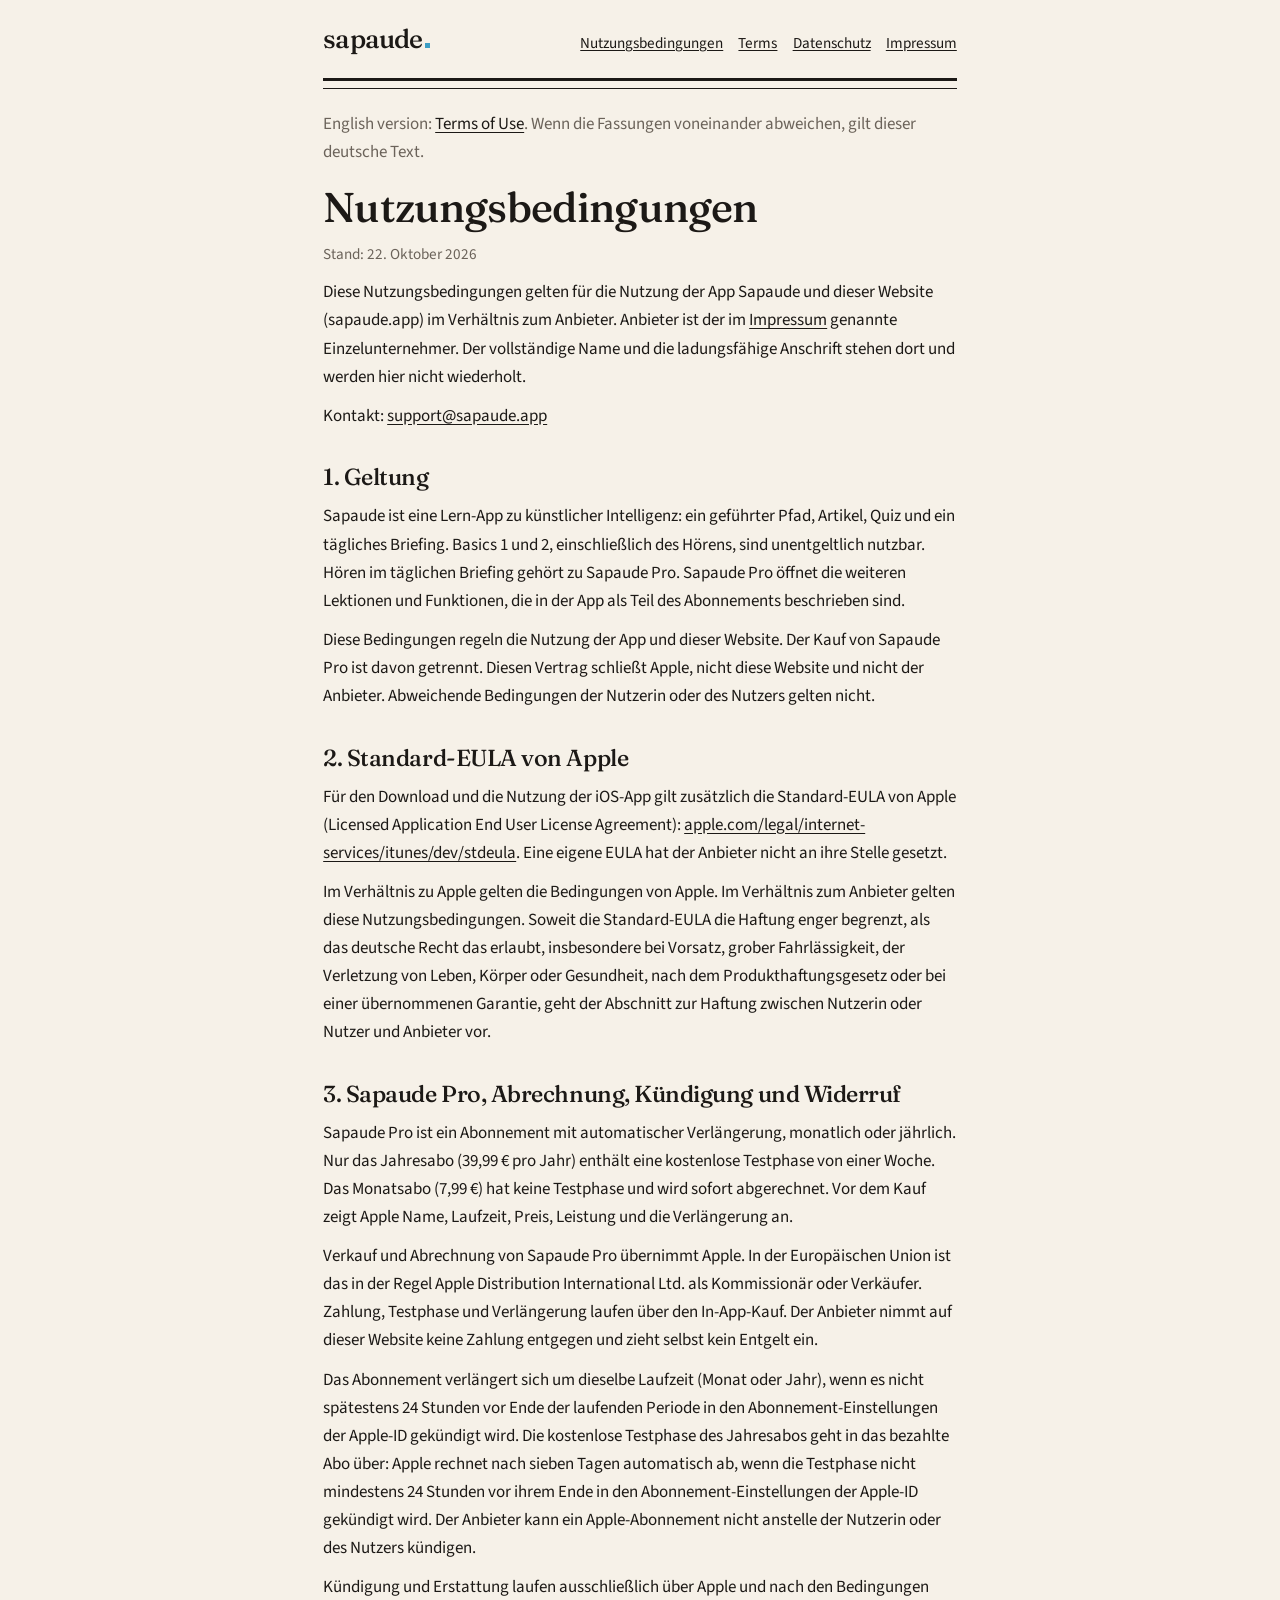
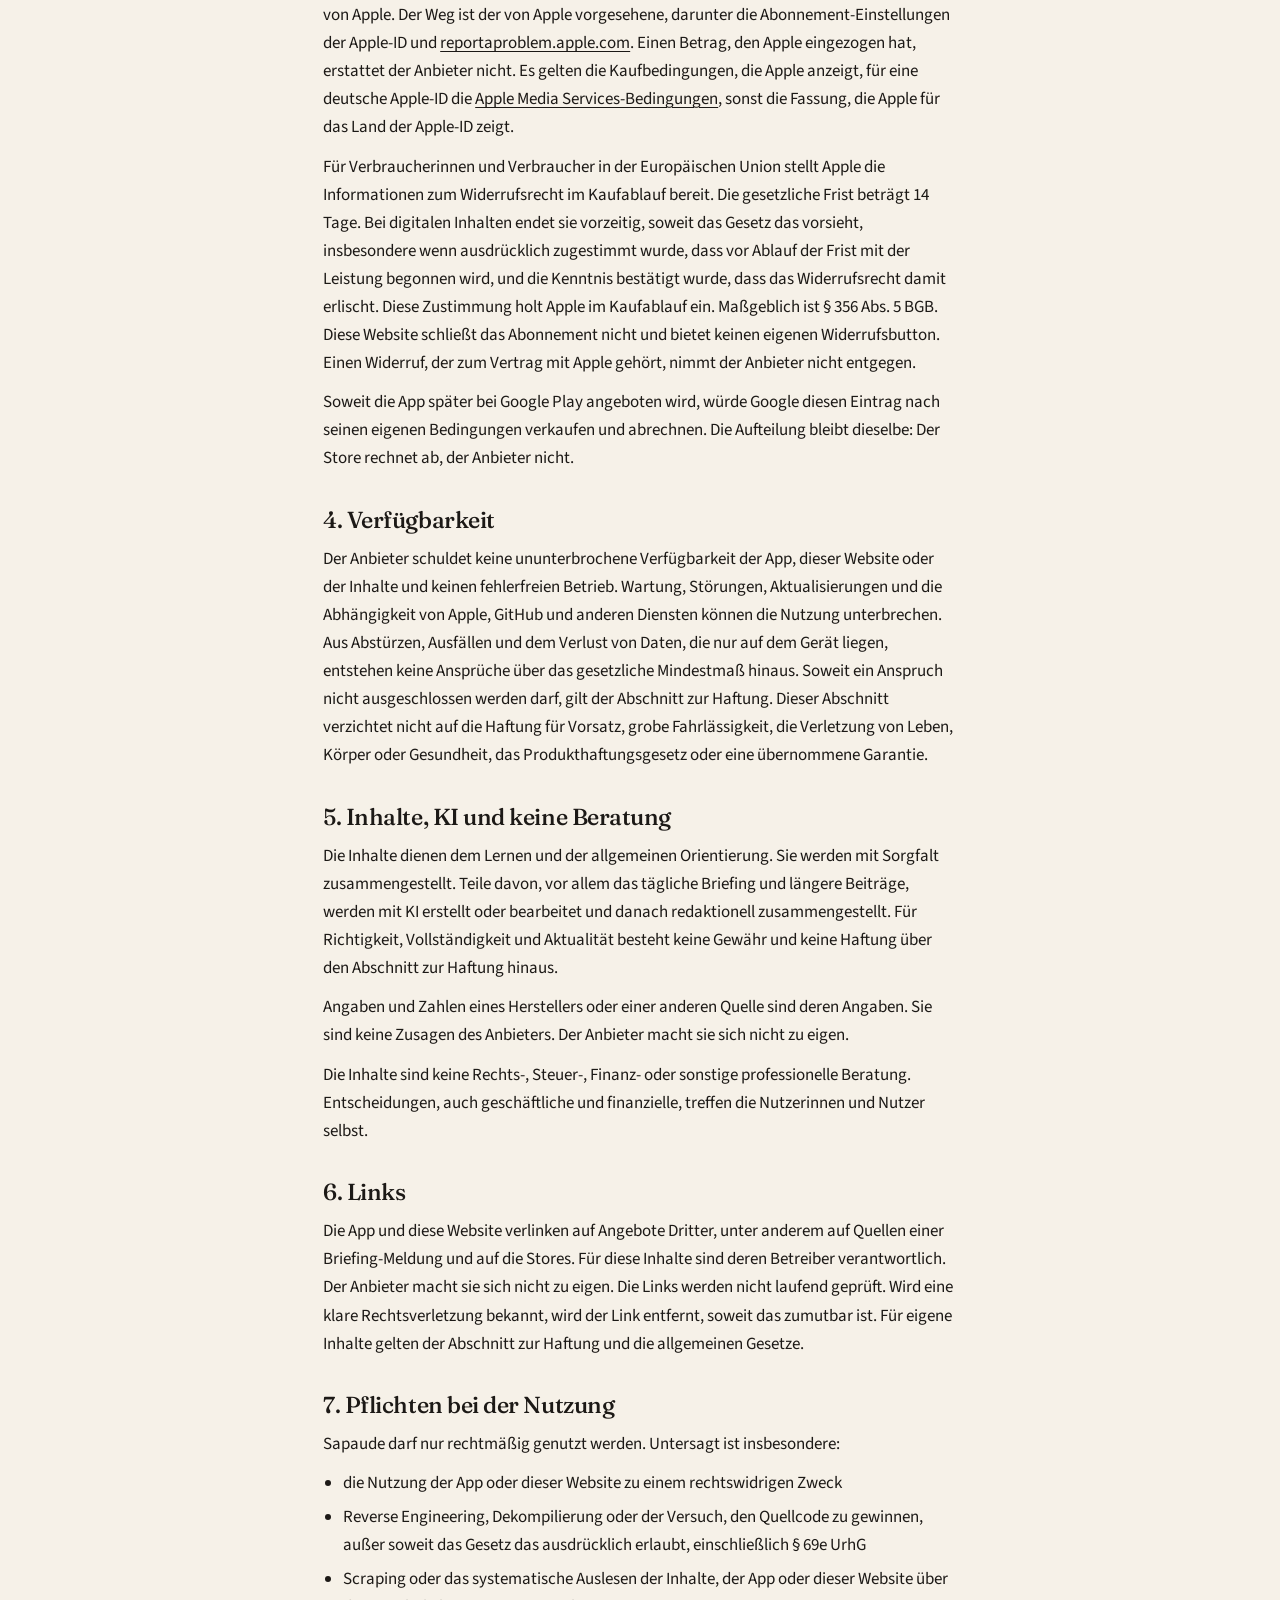
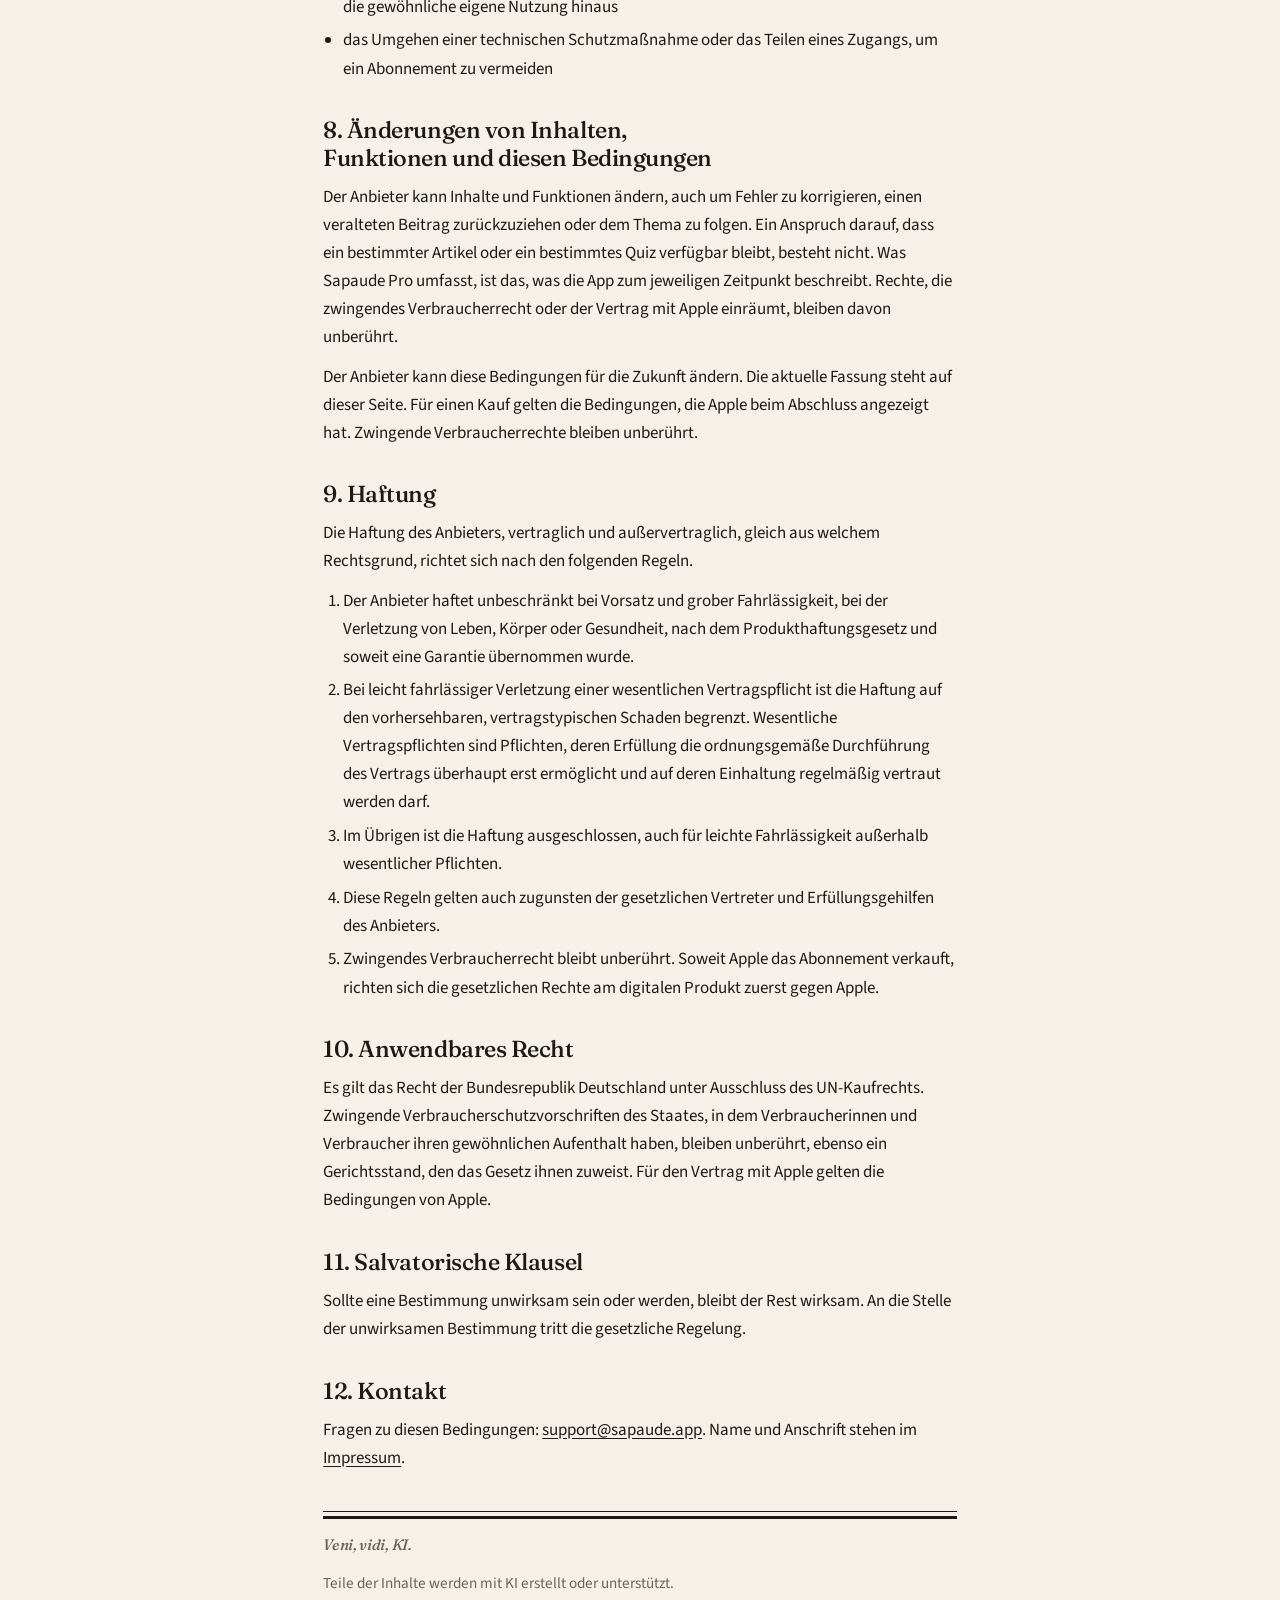
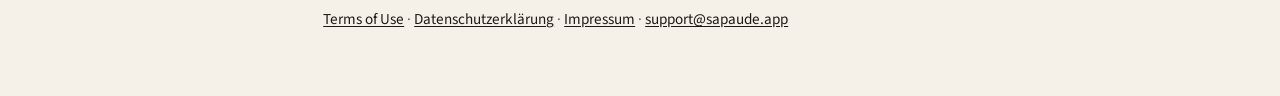
<file: docs/nutzungsbedingungen/index.html>
<!DOCTYPE html>
<html lang="de">
<head>
  <meta charset="utf-8">
  <meta name="viewport" content="width=device-width, initial-scale=1">
  <link rel="icon" href="../favicon.svg" type="image/svg+xml">
  <link rel="icon" href="../favicon-32.png" sizes="32x32" type="image/png">
  <link rel="apple-touch-icon" href="../apple-touch-icon.png">
  <title>Nutzungsbedingungen – Sapaude</title>
  <meta name="description" content="Nutzungsbedingungen für die Lern-App Sapaude und diese Website. Sapaude Pro wird von Apple verkauft und abgerechnet. Die Haftung ist nur so weit beschränkt, wie das deutsche Recht das erlaubt.">
  <link rel="canonical" href="https://sapaude.app/nutzungsbedingungen/">
  <link rel="alternate" hreflang="de" href="https://sapaude.app/nutzungsbedingungen/">
  <link rel="alternate" hreflang="en" href="https://sapaude.app/en/terms/">
  <link rel="alternate" hreflang="x-default" href="https://sapaude.app/nutzungsbedingungen/">
  <link rel="stylesheet" href="../styles.css">
</head>
<body>
  <a class="skip" href="#inhalt">Zum Inhalt</a>
  <div class="wrap">
    <header class="site-header">
      <a class="brand" href="../" aria-label="sapaude.">sapaude<span class="brand-dot" aria-hidden="true"></span></a>
      <nav class="site-nav" aria-label="Rechtliches">
        <a href="./" aria-current="page">Nutzungsbedingungen</a>
        <a href="../en/terms/" hreflang="en" lang="en">Terms</a>
        <a href="../privacy/">Datenschutz</a>
        <a href="../impressum/">Impressum</a>
      </nav>
    </header>
    <main id="inhalt">
      <p class="lang">English version: <a href="../en/terms/" hreflang="en" lang="en">Terms of Use</a>. Wenn die Fassungen voneinander abweichen, gilt dieser deutsche Text.</p>
      <h1>Nutzungsbedingungen</h1>
      <p class="meta">Stand: <time datetime="2026-10-22">22. Oktober 2026</time></p>
      <p>Diese Nutzungsbedingungen gelten für die Nutzung der App Sapaude und dieser Website (sapaude.app) im Verhältnis zum Anbieter. Anbieter ist der im <a href="../impressum/">Impressum</a> genannte Einzelunternehmer. Der vollständige Name und die ladungsfähige Anschrift stehen dort und werden hier nicht wiederholt.</p>
      <p>Kontakt: <a href="mailto:support@sapaude.app">support@sapaude.app</a></p>

      <h2>1. Geltung</h2>
      <p>Sapaude ist eine Lern-App zu künstlicher Intelligenz: ein geführter Pfad, Artikel, Quiz und ein tägliches Briefing. Basics 1 und 2, einschließlich des Hörens, sind unentgeltlich nutzbar. Hören im täglichen Briefing gehört zu Sapaude Pro. Sapaude Pro öffnet die weiteren Lektionen und Funktionen, die in der App als Teil des Abonnements beschrieben sind.</p>
      <p>Diese Bedingungen regeln die Nutzung der App und dieser Website. Der Kauf von Sapaude Pro ist davon getrennt. Diesen Vertrag schließt Apple, nicht diese Website und nicht der Anbieter. Abweichende Bedingungen der Nutzerin oder des Nutzers gelten nicht.</p>

      <h2>2. Standard-EULA von Apple</h2>
      <p>Für den Download und die Nutzung der iOS-App gilt zusätzlich die Standard-EULA von Apple (Licensed Application End User License Agreement): <a href="https://www.apple.com/legal/internet-services/itunes/dev/stdeula/">apple.com/legal/internet-services/itunes/dev/stdeula</a>. Eine eigene EULA hat der Anbieter nicht an ihre Stelle gesetzt.</p>
      <p>Im Verhältnis zu Apple gelten die Bedingungen von Apple. Im Verhältnis zum Anbieter gelten diese Nutzungsbedingungen. Soweit die Standard-EULA die Haftung enger begrenzt, als das deutsche Recht das erlaubt, insbesondere bei Vorsatz, grober Fahrlässigkeit, der Verletzung von Leben, Körper oder Gesundheit, nach dem Produkthaftungsgesetz oder bei einer übernommenen Garantie, geht der Abschnitt zur Haftung zwischen Nutzerin oder Nutzer und Anbieter vor.</p>

      <h2>3. Sapaude Pro, Abrechnung, Kündigung und Widerruf</h2>
      <p>Sapaude Pro ist ein Abonnement mit automatischer Verlängerung, monatlich oder jährlich. Nur das Jahresabo (39,99 € pro Jahr) enthält eine kostenlose Testphase von einer Woche. Das Monatsabo (7,99 €) hat keine Testphase und wird sofort abgerechnet. Vor dem Kauf zeigt Apple Name, Laufzeit, Preis, Leistung und die Verlängerung an.</p>
      <p>Verkauf und Abrechnung von Sapaude Pro übernimmt Apple. In der Europäischen Union ist das in der Regel Apple Distribution International Ltd. als Kommissionär oder Verkäufer. Zahlung, Testphase und Verlängerung laufen über den In-App-Kauf. Der Anbieter nimmt auf dieser Website keine Zahlung entgegen und zieht selbst kein Entgelt ein.</p>
      <p>Das Abonnement verlängert sich um dieselbe Laufzeit (Monat oder Jahr), wenn es nicht spätestens 24 Stunden vor Ende der laufenden Periode in den Abonnement-Einstellungen der Apple-ID gekündigt wird. Die kostenlose Testphase des Jahresabos geht in das bezahlte Abo über: Apple rechnet nach sieben Tagen automatisch ab, wenn die Testphase nicht mindestens 24 Stunden vor ihrem Ende in den Abonnement-Einstellungen der Apple-ID gekündigt wird. Der Anbieter kann ein Apple-Abonnement nicht anstelle der Nutzerin oder des Nutzers kündigen.</p>
      <p>Kündigung und Erstattung laufen ausschließlich über Apple und nach den Bedingungen von Apple. Der Weg ist der von Apple vorgesehene, darunter die Abonnement-Einstellungen der Apple-ID und <a href="https://reportaproblem.apple.com/">reportaproblem.apple.com</a>. Einen Betrag, den Apple eingezogen hat, erstattet der Anbieter nicht. Es gelten die Kaufbedingungen, die Apple anzeigt, für eine deutsche Apple-ID die <a href="https://www.apple.com/legal/internet-services/itunes/de/terms.html">Apple Media Services-Bedingungen</a>, sonst die Fassung, die Apple für das Land der Apple-ID zeigt.</p>
      <p>Für Verbraucherinnen und Verbraucher in der Europäischen Union stellt Apple die Informationen zum Widerrufsrecht im Kaufablauf bereit. Die gesetzliche Frist beträgt 14 Tage. Bei digitalen Inhalten endet sie vorzeitig, soweit das Gesetz das vorsieht, insbesondere wenn ausdrücklich zugestimmt wurde, dass vor Ablauf der Frist mit der Leistung begonnen wird, und die Kenntnis bestätigt wurde, dass das Widerrufsrecht damit erlischt. Diese Zustimmung holt Apple im Kaufablauf ein. Maßgeblich ist § 356 Abs. 5 BGB. Diese Website schließt das Abonnement nicht und bietet keinen eigenen Widerrufsbutton. Einen Widerruf, der zum Vertrag mit Apple gehört, nimmt der Anbieter nicht entgegen.</p>
      <p>Soweit die App später bei Google Play angeboten wird, würde Google diesen Eintrag nach seinen eigenen Bedingungen verkaufen und abrechnen. Die Aufteilung bleibt dieselbe: Der Store rechnet ab, der Anbieter nicht.</p>

      <h2>4. Verfügbarkeit</h2>
      <p>Der Anbieter schuldet keine ununterbrochene Verfügbarkeit der App, dieser Website oder der Inhalte und keinen fehlerfreien Betrieb. Wartung, Störungen, Aktualisierungen und die Abhängigkeit von Apple, GitHub und anderen Diensten können die Nutzung unterbrechen. Aus Abstürzen, Ausfällen und dem Verlust von Daten, die nur auf dem Gerät liegen, entstehen keine Ansprüche über das gesetzliche Mindestmaß hinaus. Soweit ein Anspruch nicht ausgeschlossen werden darf, gilt der Abschnitt zur Haftung. Dieser Abschnitt verzichtet nicht auf die Haftung für Vorsatz, grobe Fahrlässigkeit, die Verletzung von Leben, Körper oder Gesundheit, das Produkthaftungsgesetz oder eine übernommene Garantie.</p>

      <h2>5. Inhalte, KI und keine Beratung</h2>
      <p>Die Inhalte dienen dem Lernen und der allgemeinen Orientierung. Sie werden mit Sorgfalt zusammengestellt. Teile davon, vor allem das tägliche Briefing und längere Beiträge, werden mit KI erstellt oder bearbeitet und danach redaktionell zusammengestellt. Für Richtigkeit, Vollständigkeit und Aktualität besteht keine Gewähr und keine Haftung über den Abschnitt zur Haftung hinaus.</p>
      <p>Angaben und Zahlen eines Herstellers oder einer anderen Quelle sind deren Angaben. Sie sind keine Zusagen des Anbieters. Der Anbieter macht sie sich nicht zu eigen.</p>
      <p>Die Inhalte sind keine Rechts-, Steuer-, Finanz- oder sonstige professionelle Beratung. Entscheidungen, auch geschäftliche und finanzielle, treffen die Nutzerinnen und Nutzer selbst.</p>

      <h2>6. Links</h2>
      <p>Die App und diese Website verlinken auf Angebote Dritter, unter anderem auf Quellen einer Briefing-Meldung und auf die Stores. Für diese Inhalte sind deren Betreiber verantwortlich. Der Anbieter macht sie sich nicht zu eigen. Die Links werden nicht laufend geprüft. Wird eine klare Rechtsverletzung bekannt, wird der Link entfernt, soweit das zumutbar ist. Für eigene Inhalte gelten der Abschnitt zur Haftung und die allgemeinen Gesetze.</p>

      <h2>7. Pflichten bei der Nutzung</h2>
      <p>Sapaude darf nur rechtmäßig genutzt werden. Untersagt ist insbesondere:</p>
      <ul>
        <li>die Nutzung der App oder dieser Website zu einem rechtswidrigen Zweck</li>
        <li>Reverse Engineering, Dekompilierung oder der Versuch, den Quellcode zu gewinnen, außer soweit das Gesetz das ausdrücklich erlaubt, einschließlich § 69e UrhG</li>
        <li>Scraping oder das systematische Auslesen der Inhalte, der App oder dieser Website über die gewöhnliche eigene Nutzung hinaus</li>
        <li>das Umgehen einer technischen Schutzmaßnahme oder das Teilen eines Zugangs, um ein Abonnement zu vermeiden</li>
      </ul>

      <h2>8. Änderungen von Inhalten, Funktionen und diesen Bedingungen</h2>
      <p>Der Anbieter kann Inhalte und Funktionen ändern, auch um Fehler zu korrigieren, einen veralteten Beitrag zurückzuziehen oder dem Thema zu folgen. Ein Anspruch darauf, dass ein bestimmter Artikel oder ein bestimmtes Quiz verfügbar bleibt, besteht nicht. Was Sapaude Pro umfasst, ist das, was die App zum jeweiligen Zeitpunkt beschreibt. Rechte, die zwingendes Verbraucherrecht oder der Vertrag mit Apple einräumt, bleiben davon unberührt.</p>
      <p>Der Anbieter kann diese Bedingungen für die Zukunft ändern. Die aktuelle Fassung steht auf dieser Seite. Für einen Kauf gelten die Bedingungen, die Apple beim Abschluss angezeigt hat. Zwingende Verbraucherrechte bleiben unberührt.</p>

      <h2>9. Haftung</h2>
      <p>Die Haftung des Anbieters, vertraglich und außervertraglich, gleich aus welchem Rechtsgrund, richtet sich nach den folgenden Regeln.</p>
      <ol>
        <li>Der Anbieter haftet unbeschränkt bei Vorsatz und grober Fahrlässigkeit, bei der Verletzung von Leben, Körper oder Gesundheit, nach dem Produkthaftungsgesetz und soweit eine Garantie übernommen wurde.</li>
        <li>Bei leicht fahrlässiger Verletzung einer wesentlichen Vertragspflicht ist die Haftung auf den vorhersehbaren, vertragstypischen Schaden begrenzt. Wesentliche Vertragspflichten sind Pflichten, deren Erfüllung die ordnungsgemäße Durchführung des Vertrags überhaupt erst ermöglicht und auf deren Einhaltung regelmäßig vertraut werden darf.</li>
        <li>Im Übrigen ist die Haftung ausgeschlossen, auch für leichte Fahrlässigkeit außerhalb wesentlicher Pflichten.</li>
        <li>Diese Regeln gelten auch zugunsten der gesetzlichen Vertreter und Erfüllungsgehilfen des Anbieters.</li>
        <li>Zwingendes Verbraucherrecht bleibt unberührt. Soweit Apple das Abonnement verkauft, richten sich die gesetzlichen Rechte am digitalen Produkt zuerst gegen Apple.</li>
      </ol>

      <h2>10. Anwendbares Recht</h2>
      <p>Es gilt das Recht der Bundesrepublik Deutschland unter Ausschluss des UN-Kaufrechts. Zwingende Verbraucherschutzvorschriften des Staates, in dem Verbraucherinnen und Verbraucher ihren gewöhnlichen Aufenthalt haben, bleiben unberührt, ebenso ein Gerichtsstand, den das Gesetz ihnen zuweist. Für den Vertrag mit Apple gelten die Bedingungen von Apple.</p>

      <h2>11. Salvatorische Klausel</h2>
      <p>Sollte eine Bestimmung unwirksam sein oder werden, bleibt der Rest wirksam. An die Stelle der unwirksamen Bestimmung tritt die gesetzliche Regelung.</p>

      <h2>12. Kontakt</h2>
      <p>Fragen zu diesen Bedingungen: <a href="mailto:support@sapaude.app">support@sapaude.app</a>. Name und Anschrift stehen im <a href="../impressum/">Impressum</a>.</p>
    </main>
    <footer>
      <p class="claim">Veni, vidi, KI.</p>
      <p>Teile der Inhalte werden mit KI erstellt oder unterstützt.</p>
      <a href="../en/terms/" hreflang="en" lang="en">Terms of Use</a>
      ·
      <a href="../privacy/">Datenschutzerklärung</a>
      ·
      <a href="../impressum/">Impressum</a>
      ·
      <a href="mailto:support@sapaude.app">support@sapaude.app</a>
    </footer>
  </div>
</body>
</html>
</file>
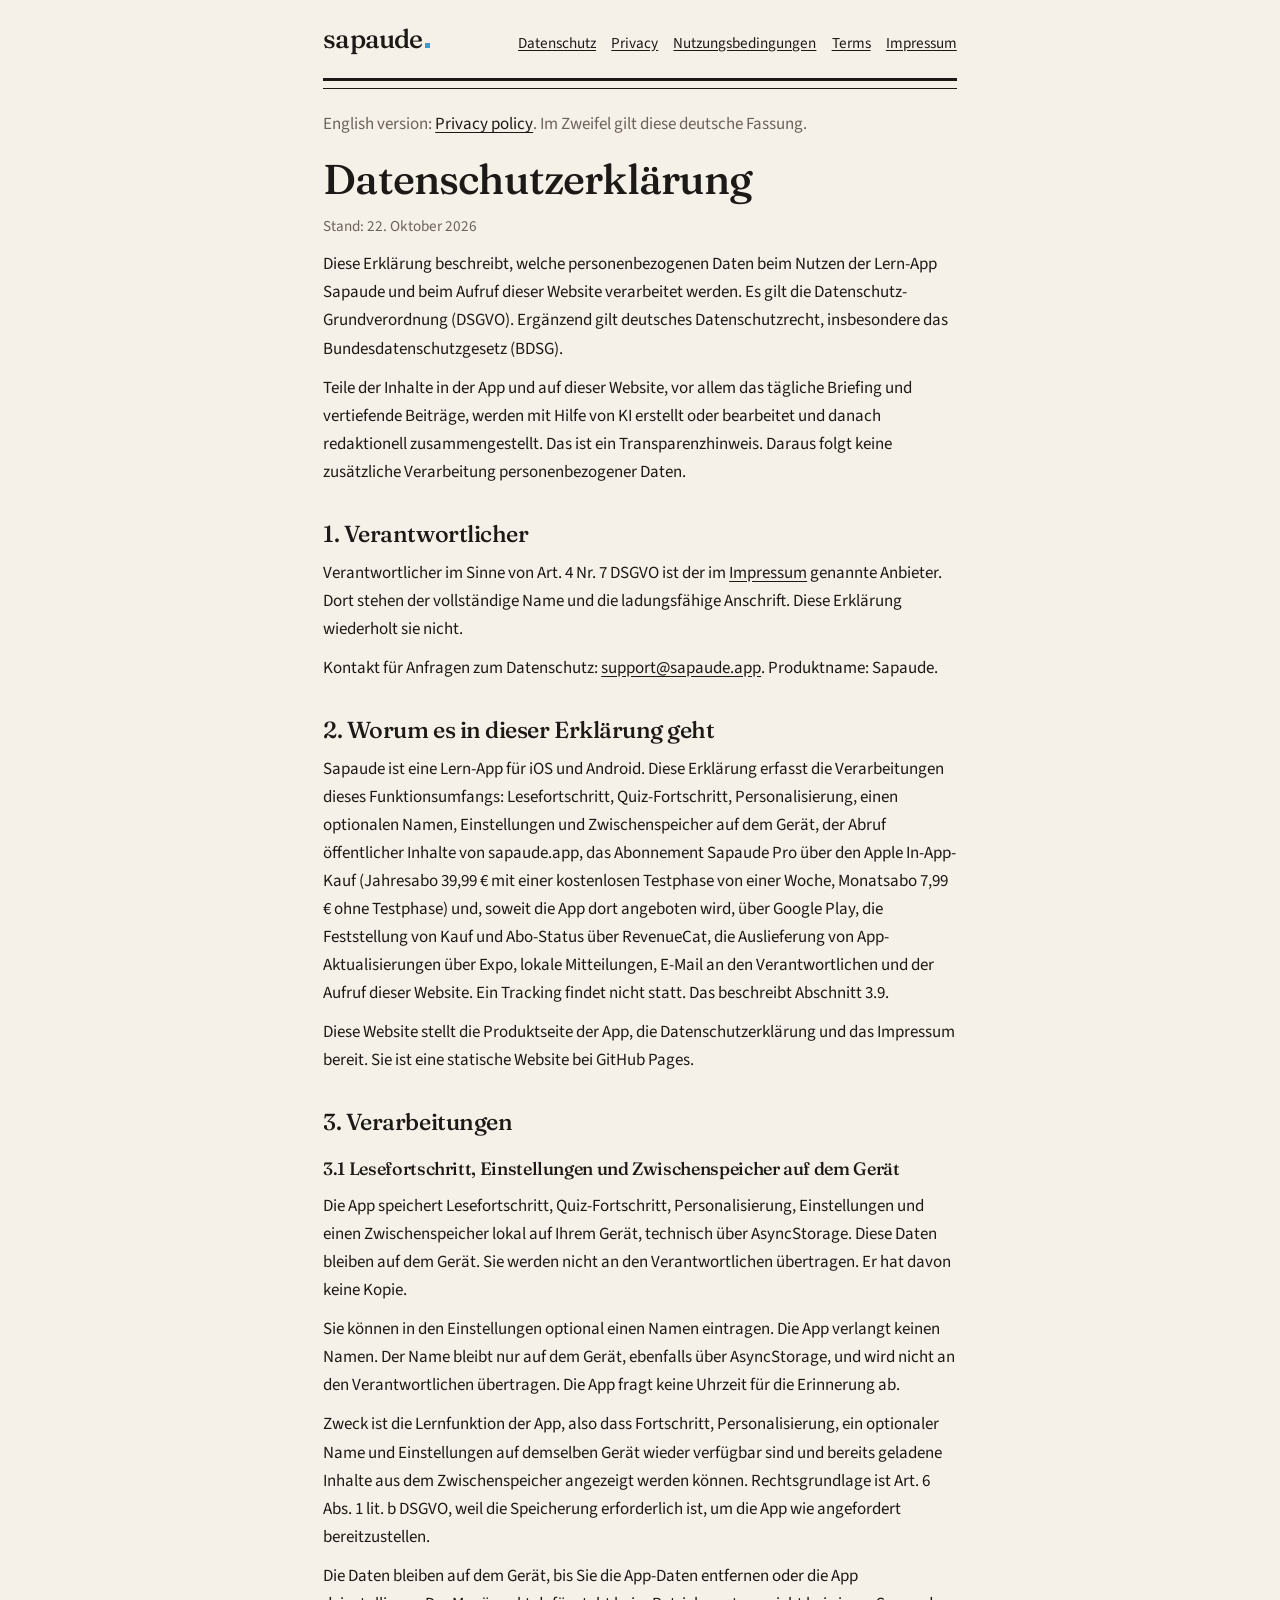
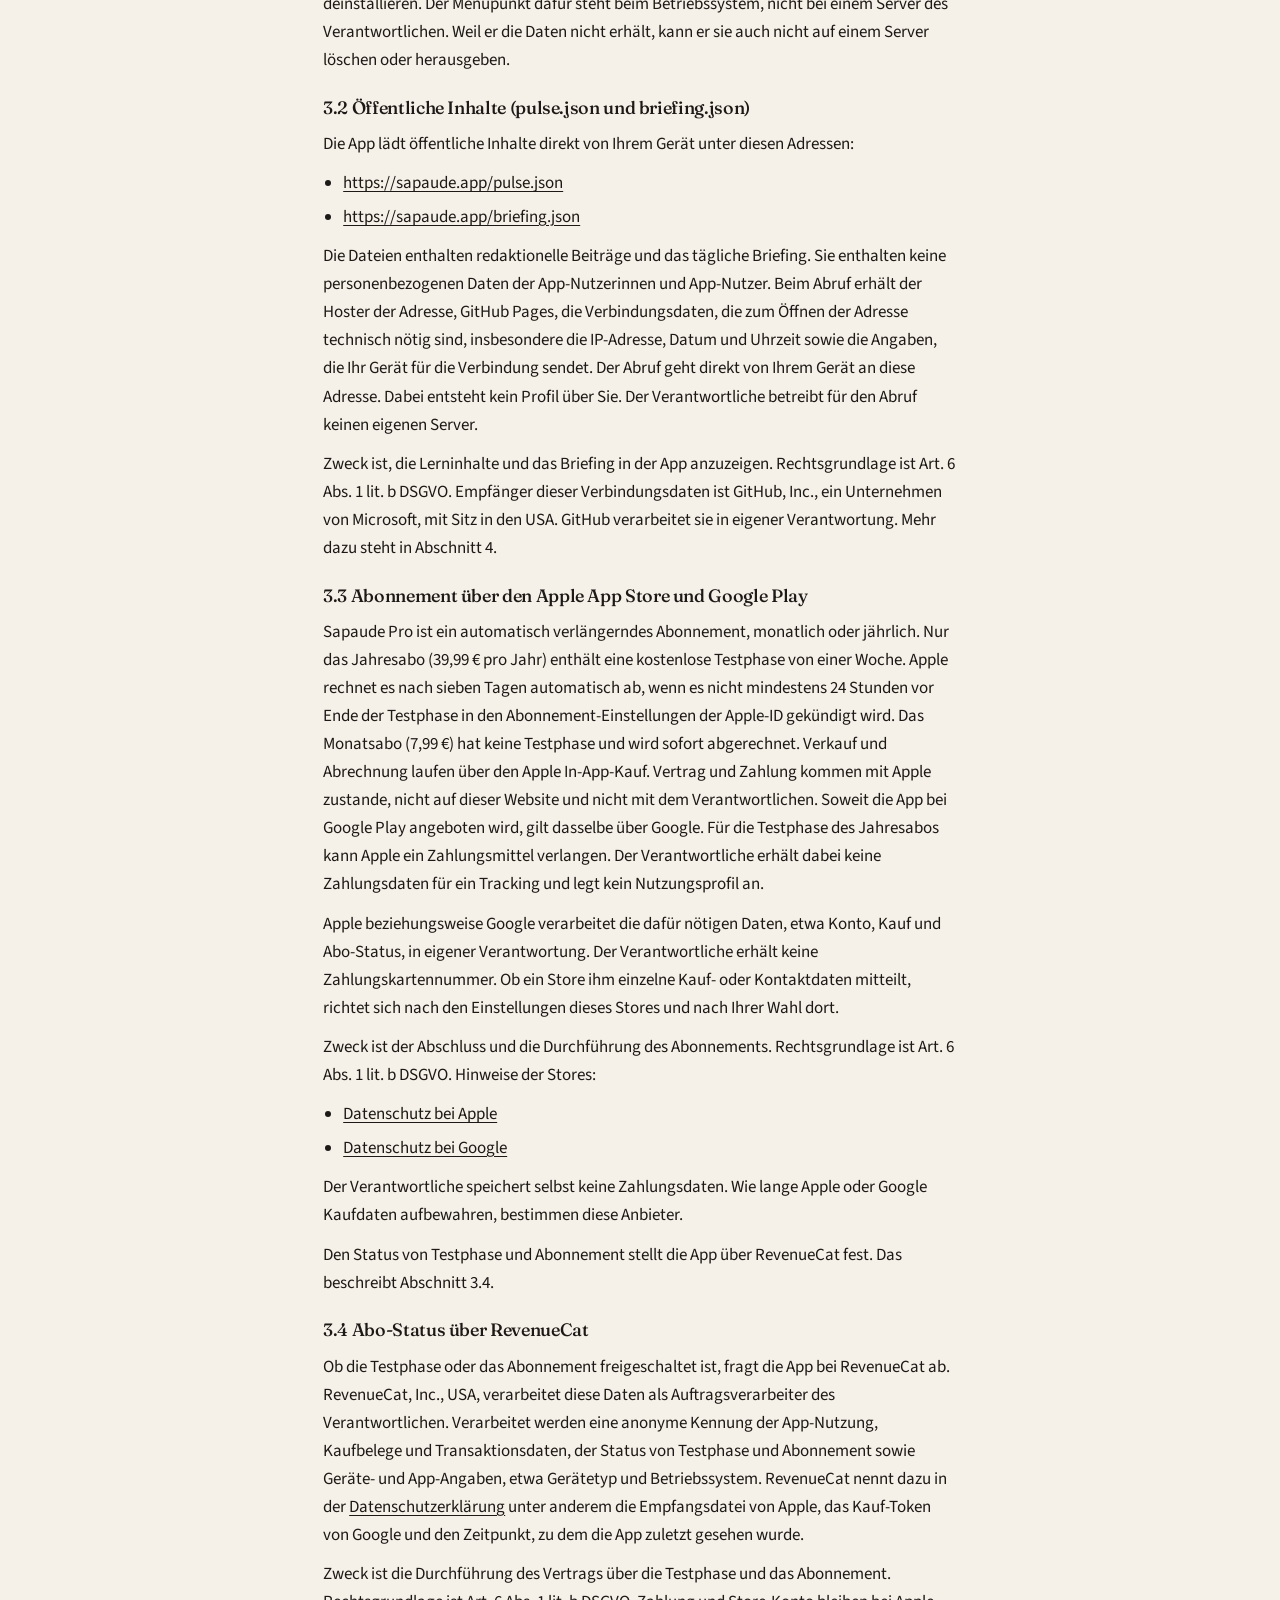
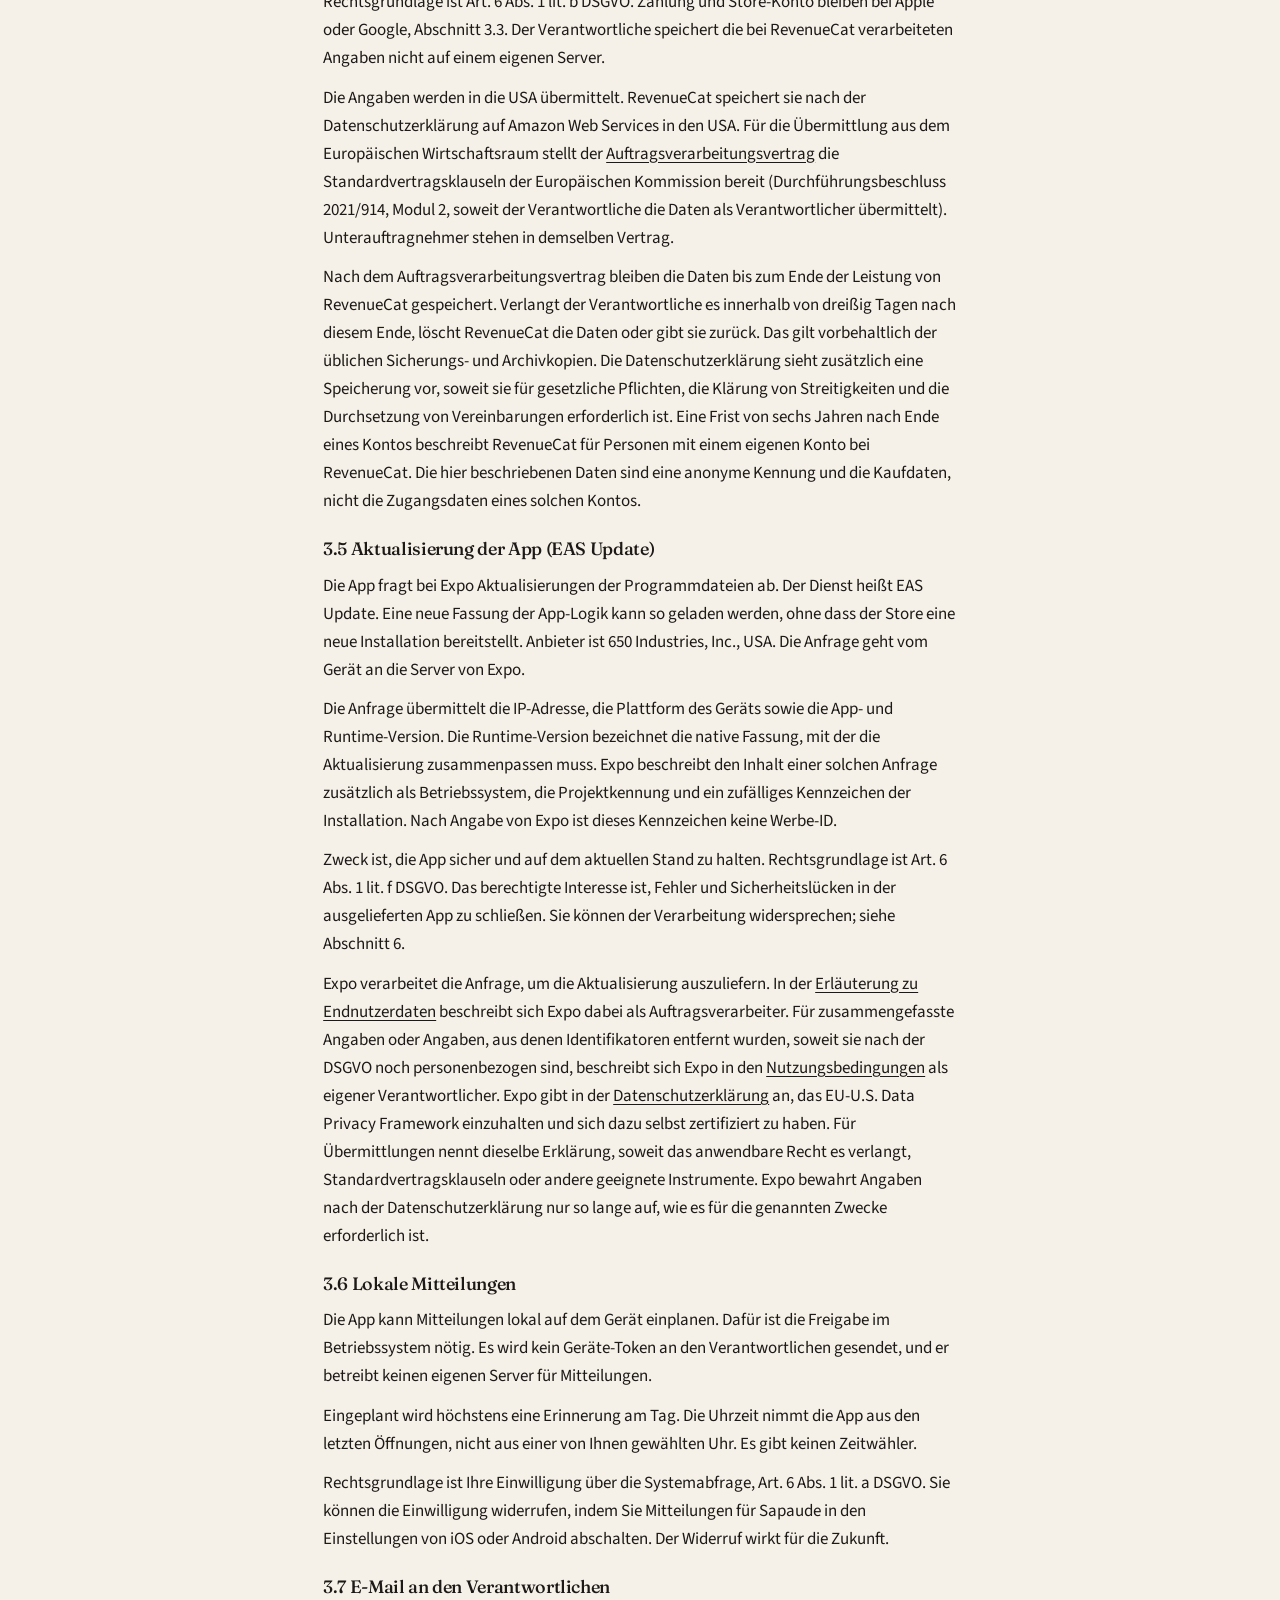
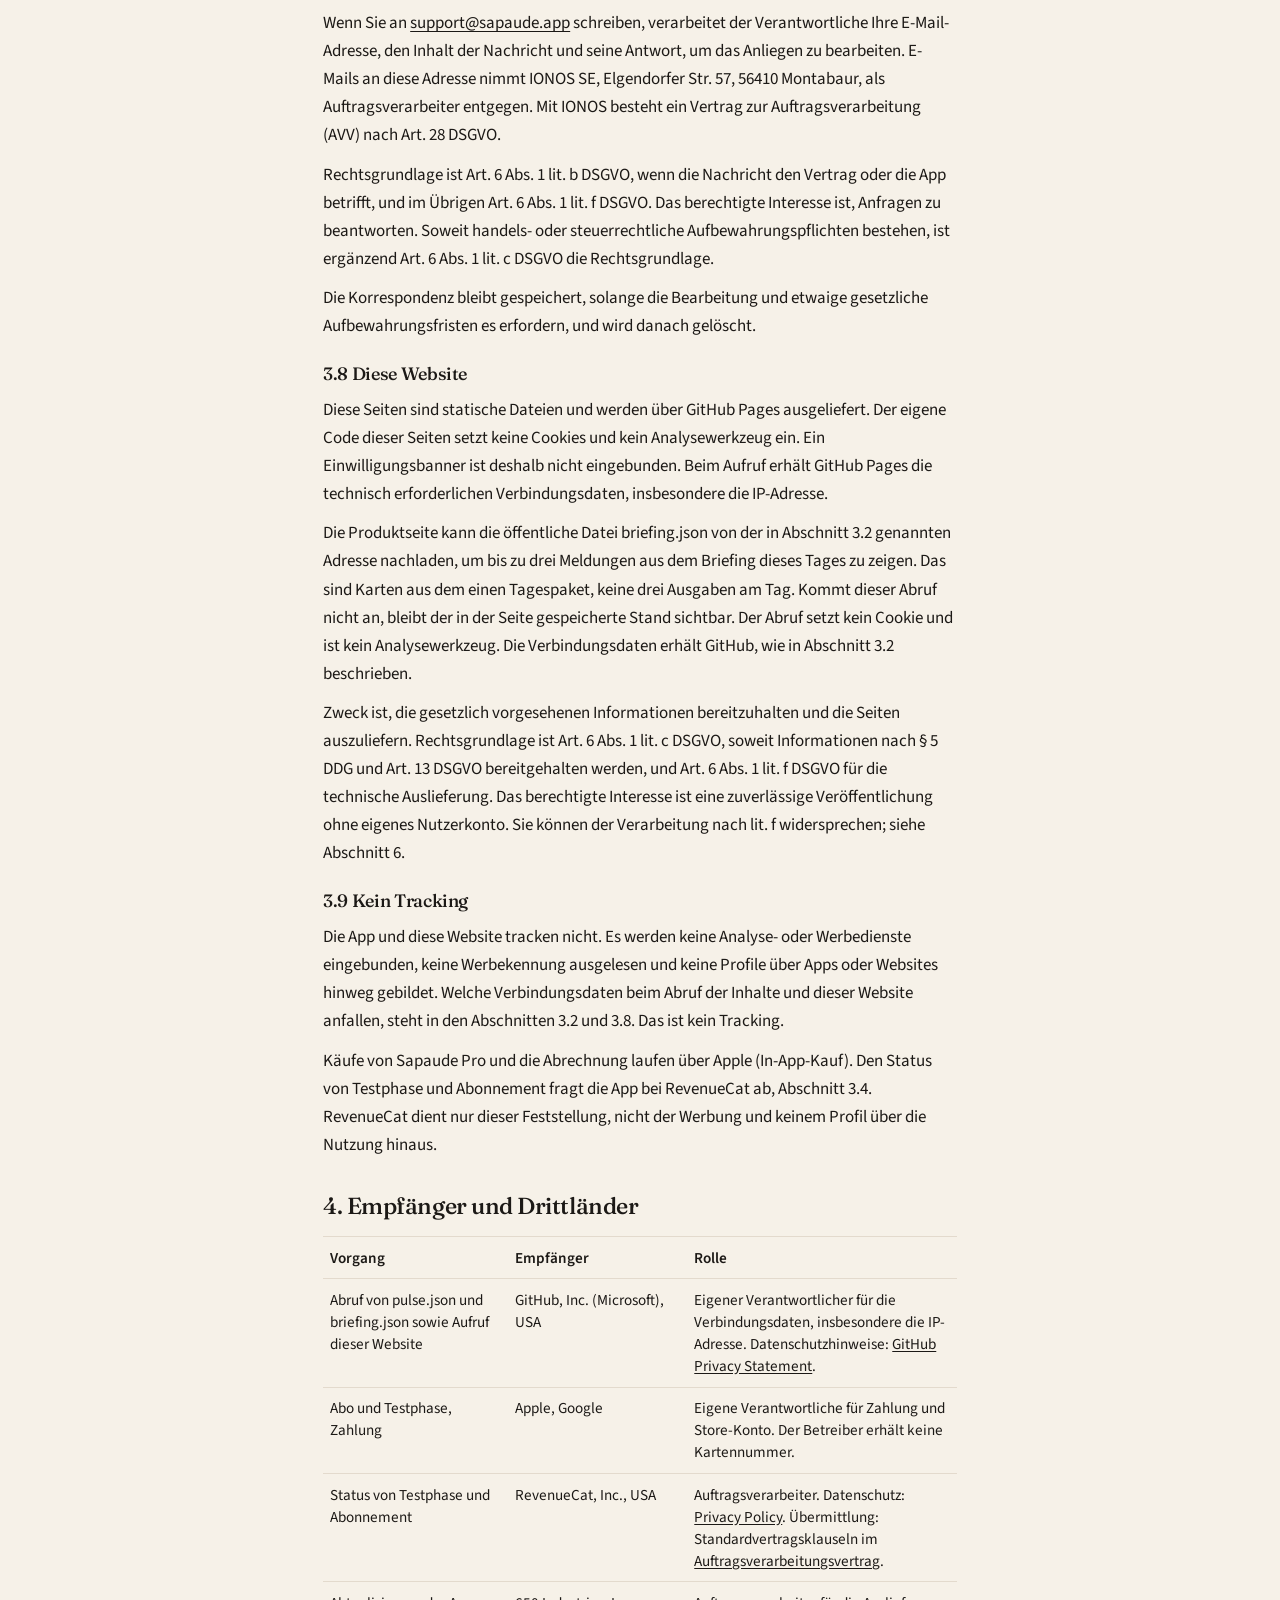
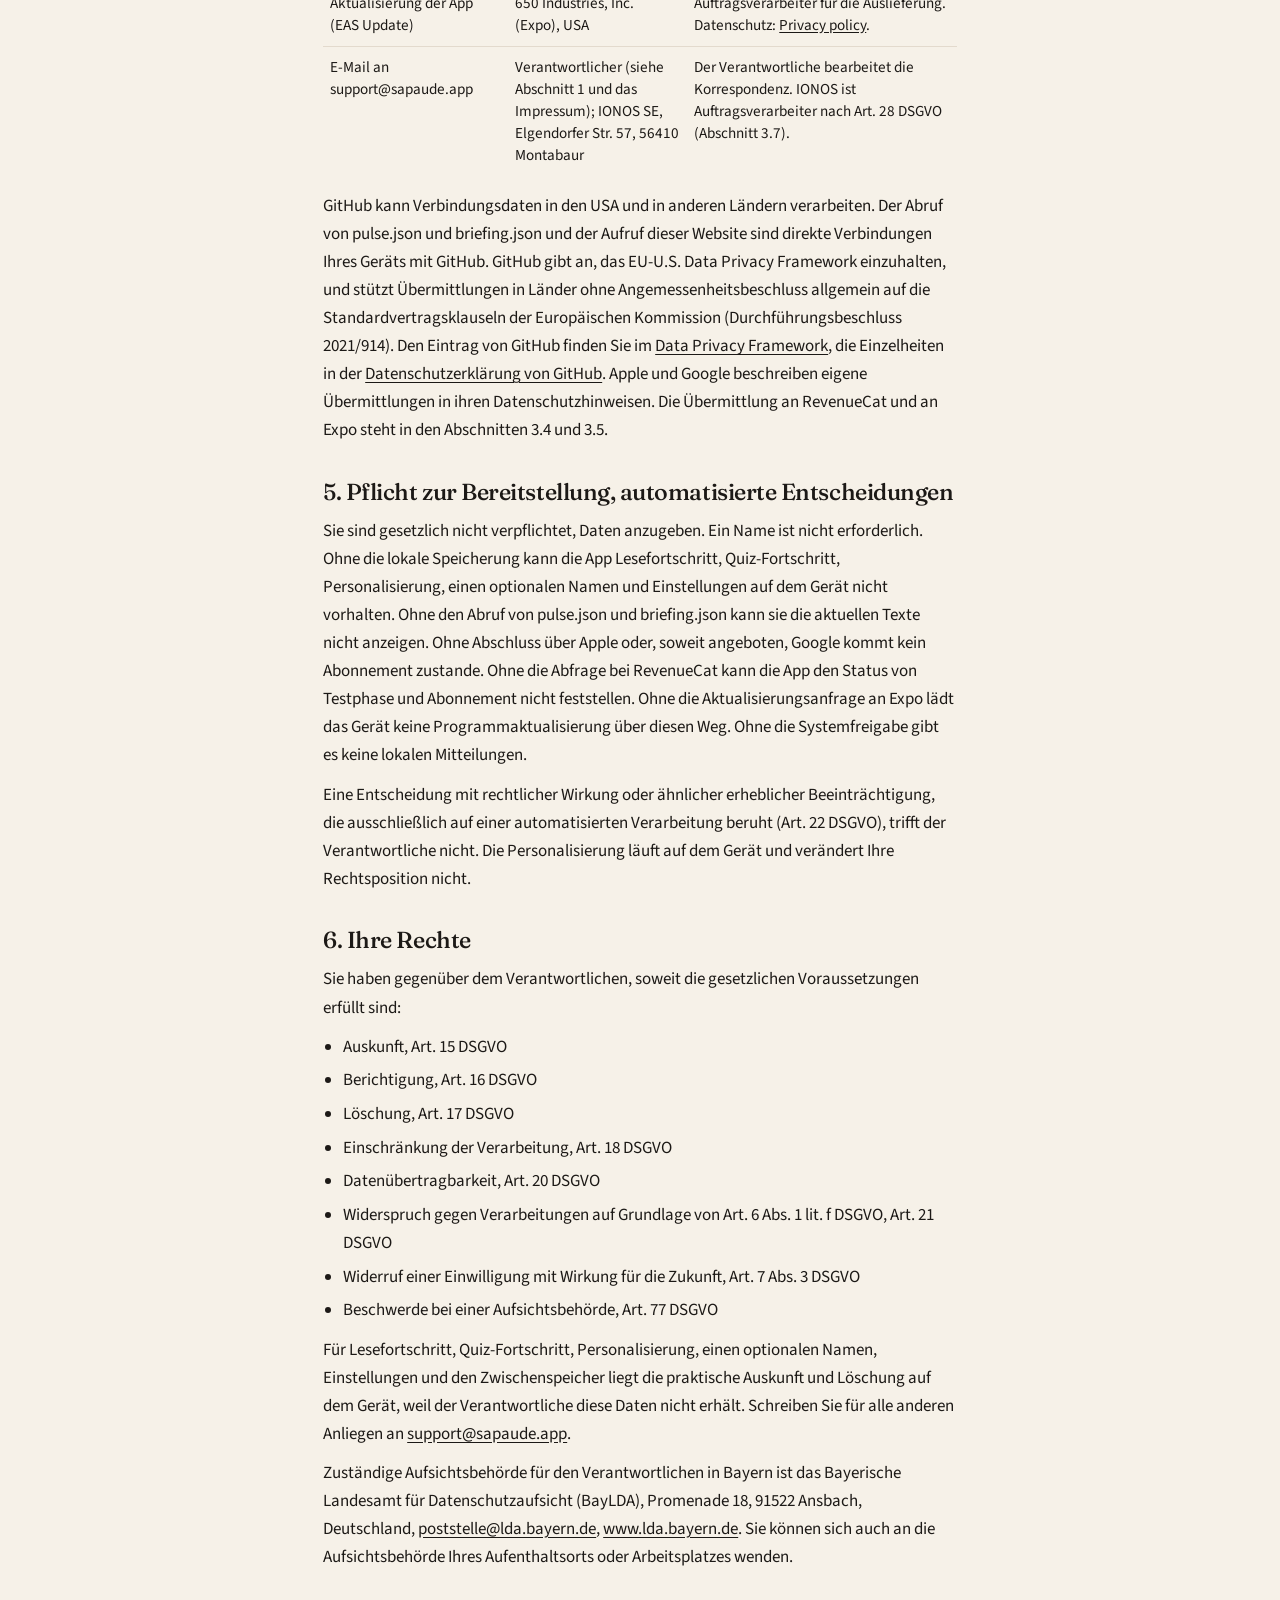
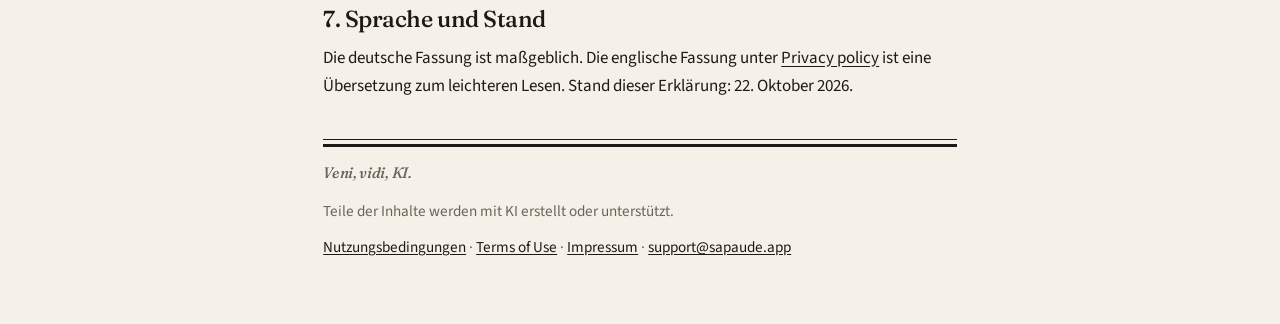
<file: docs/privacy/index.html>
<!DOCTYPE html>
<html lang="de">
<head>
  <meta charset="utf-8">
  <meta name="viewport" content="width=device-width, initial-scale=1">
  <link rel="icon" href="../favicon.svg" type="image/svg+xml">
  <link rel="icon" href="../favicon-32.png" sizes="32x32" type="image/png">
  <link rel="apple-touch-icon" href="../apple-touch-icon.png">
  <title>Datenschutzerklärung – Sapaude</title>
  <meta name="description" content="Datenschutzerklärung der Lern-App Sapaude. Kein Tracking. Käufe und Abo-Status über Apple und RevenueCat. Verantwortlicher: siehe Impressum.">
  <link rel="canonical" href="https://sapaude.app/privacy/">
  <link rel="alternate" hreflang="de" href="https://sapaude.app/privacy/">
  <link rel="alternate" hreflang="en" href="https://sapaude.app/en/privacy/">
  <link rel="alternate" hreflang="x-default" href="https://sapaude.app/privacy/">
  <link rel="stylesheet" href="../styles.css">
</head>
<body>
  <a class="skip" href="#inhalt">Zum Inhalt</a>
  <div class="wrap">
    <header class="site-header">
      <a class="brand" href="../" aria-label="sapaude.">sapaude<span class="brand-dot" aria-hidden="true"></span></a>
      <nav class="site-nav" aria-label="Rechtliches">
        <a href="../privacy/" aria-current="page">Datenschutz</a>
        <a href="../en/privacy/">Privacy</a>
        <a href="../nutzungsbedingungen/">Nutzungsbedingungen</a>
        <a href="../en/terms/">Terms</a>
        <a href="../impressum/">Impressum</a>
      </nav>
    </header>
    <main id="inhalt">
      <p class="lang">English version: <a href="../en/privacy/" hreflang="en" lang="en">Privacy policy</a>. Im Zweifel gilt diese deutsche Fassung.</p>
      <h1>Datenschutzerklärung</h1>
      <p class="meta">Stand: <time datetime="2026-10-22">22. Oktober 2026</time></p>
      <p>Diese Erklärung beschreibt, welche personenbezogenen Daten beim Nutzen der Lern-App Sapaude und beim Aufruf dieser Website verarbeitet werden. Es gilt die Datenschutz-Grundverordnung (DSGVO). Ergänzend gilt deutsches Datenschutzrecht, insbesondere das Bundesdatenschutzgesetz (BDSG).</p>
      <p>Teile der Inhalte in der App und auf dieser Website, vor allem das tägliche Briefing und vertiefende Beiträge, werden mit Hilfe von KI erstellt oder bearbeitet und danach redaktionell zusammengestellt. Das ist ein Transparenzhinweis. Daraus folgt keine zusätzliche Verarbeitung personenbezogener Daten.</p>

      <h2>1. Verantwortlicher</h2>
      <p>Verantwortlicher im Sinne von Art. 4 Nr. 7 DSGVO ist der im <a href="../impressum/">Impressum</a> genannte Anbieter. Dort stehen der vollständige Name und die ladungsfähige Anschrift. Diese Erklärung wiederholt sie nicht.</p>
      <p>Kontakt für Anfragen zum Datenschutz: <a href="mailto:support@sapaude.app">support@sapaude.app</a>. Produktname: Sapaude.</p>

      <h2>2. Worum es in dieser Erklärung geht</h2>
      <p>Sapaude ist eine Lern-App für iOS und Android. Diese Erklärung erfasst die Verarbeitungen dieses Funktionsumfangs: Lesefortschritt, Quiz-Fortschritt, Personalisierung, einen optionalen Namen, Einstellungen und Zwischenspeicher auf dem Gerät, der Abruf öffentlicher Inhalte von sapaude.app, das Abonnement Sapaude Pro über den Apple In-App-Kauf (Jahresabo 39,99 € mit einer kostenlosen Testphase von einer Woche, Monatsabo 7,99 € ohne Testphase) und, soweit die App dort angeboten wird, über Google Play, die Feststellung von Kauf und Abo-Status über RevenueCat, die Auslieferung von App-Aktualisierungen über Expo, lokale Mitteilungen, E-Mail an den Verantwortlichen und der Aufruf dieser Website. Ein Tracking findet nicht statt. Das beschreibt Abschnitt 3.9.</p>
      <p>Diese Website stellt die Produktseite der App, die Datenschutzerklärung und das Impressum bereit. Sie ist eine statische Website bei GitHub Pages.</p>

      <h2>3. Verarbeitungen</h2>

      <h3>3.1 Lesefortschritt, Einstellungen und Zwischenspeicher auf dem Gerät</h3>
      <p>Die App speichert Lesefortschritt, Quiz-Fortschritt, Personalisierung, Einstellungen und einen Zwischenspeicher lokal auf Ihrem Gerät, technisch über AsyncStorage. Diese Daten bleiben auf dem Gerät. Sie werden nicht an den Verantwortlichen übertragen. Er hat davon keine Kopie.</p>
      <p>Sie können in den Einstellungen optional einen Namen eintragen. Die App verlangt keinen Namen. Der Name bleibt nur auf dem Gerät, ebenfalls über AsyncStorage, und wird nicht an den Verantwortlichen übertragen. Die App fragt keine Uhrzeit für die Erinnerung ab.</p>
      <p>Zweck ist die Lernfunktion der App, also dass Fortschritt, Personalisierung, ein optionaler Name und Einstellungen auf demselben Gerät wieder verfügbar sind und bereits geladene Inhalte aus dem Zwischenspeicher angezeigt werden können. Rechtsgrundlage ist Art. 6 Abs. 1 lit. b DSGVO, weil die Speicherung erforderlich ist, um die App wie angefordert bereitzustellen.</p>
      <p>Die Daten bleiben auf dem Gerät, bis Sie die App-Daten entfernen oder die App deinstallieren. Der Menüpunkt dafür steht beim Betriebssystem, nicht bei einem Server des Verantwortlichen. Weil er die Daten nicht erhält, kann er sie auch nicht auf einem Server löschen oder herausgeben.</p>

      <h3>3.2 Öffentliche Inhalte (pulse.json und briefing.json)</h3>
      <p>Die App lädt öffentliche Inhalte direkt von Ihrem Gerät unter diesen Adressen:</p>
      <ul>
        <li><a href="https://sapaude.app/pulse.json">https://sapaude.app/pulse.json</a></li>
        <li><a href="https://sapaude.app/briefing.json">https://sapaude.app/briefing.json</a></li>
      </ul>
      <p>Die Dateien enthalten redaktionelle Beiträge und das tägliche Briefing. Sie enthalten keine personenbezogenen Daten der App-Nutzerinnen und App-Nutzer. Beim Abruf erhält der Hoster der Adresse, GitHub Pages, die Verbindungsdaten, die zum Öffnen der Adresse technisch nötig sind, insbesondere die IP-Adresse, Datum und Uhrzeit sowie die Angaben, die Ihr Gerät für die Verbindung sendet. Der Abruf geht direkt von Ihrem Gerät an diese Adresse. Dabei entsteht kein Profil über Sie. Der Verantwortliche betreibt für den Abruf keinen eigenen Server.</p>
      <p>Zweck ist, die Lerninhalte und das Briefing in der App anzuzeigen. Rechtsgrundlage ist Art. 6 Abs. 1 lit. b DSGVO. Empfänger dieser Verbindungsdaten ist GitHub, Inc., ein Unternehmen von Microsoft, mit Sitz in den USA. GitHub verarbeitet sie in eigener Verantwortung. Mehr dazu steht in Abschnitt 4.</p>

      <h3>3.3 Abonnement über den Apple App Store und Google Play</h3>
      <p>Sapaude Pro ist ein automatisch verlängerndes Abonnement, monatlich oder jährlich. Nur das Jahresabo (39,99 € pro Jahr) enthält eine kostenlose Testphase von einer Woche. Apple rechnet es nach sieben Tagen automatisch ab, wenn es nicht mindestens 24 Stunden vor Ende der Testphase in den Abonnement-Einstellungen der Apple-ID gekündigt wird. Das Monatsabo (7,99 €) hat keine Testphase und wird sofort abgerechnet. Verkauf und Abrechnung laufen über den Apple In-App-Kauf. Vertrag und Zahlung kommen mit Apple zustande, nicht auf dieser Website und nicht mit dem Verantwortlichen. Soweit die App bei Google Play angeboten wird, gilt dasselbe über Google. Für die Testphase des Jahresabos kann Apple ein Zahlungsmittel verlangen. Der Verantwortliche erhält dabei keine Zahlungsdaten für ein Tracking und legt kein Nutzungsprofil an.</p>
      <p>Apple beziehungsweise Google verarbeitet die dafür nötigen Daten, etwa Konto, Kauf und Abo-Status, in eigener Verantwortung. Der Verantwortliche erhält keine Zahlungskartennummer. Ob ein Store ihm einzelne Kauf- oder Kontaktdaten mitteilt, richtet sich nach den Einstellungen dieses Stores und nach Ihrer Wahl dort.</p>
      <p>Zweck ist der Abschluss und die Durchführung des Abonnements. Rechtsgrundlage ist Art. 6 Abs. 1 lit. b DSGVO. Hinweise der Stores:</p>
      <ul>
        <li><a href="https://www.apple.com/legal/privacy/">Datenschutz bei Apple</a></li>
        <li><a href="https://policies.google.com/privacy">Datenschutz bei Google</a></li>
      </ul>
      <p>Der Verantwortliche speichert selbst keine Zahlungsdaten. Wie lange Apple oder Google Kaufdaten aufbewahren, bestimmen diese Anbieter.</p>
      <p>Den Status von Testphase und Abonnement stellt die App über RevenueCat fest. Das beschreibt Abschnitt 3.4.</p>

      <h3>3.4 Abo-Status über RevenueCat</h3>
      <p>Ob die Testphase oder das Abonnement freigeschaltet ist, fragt die App bei RevenueCat ab. RevenueCat, Inc., USA, verarbeitet diese Daten als Auftragsverarbeiter des Verantwortlichen. Verarbeitet werden eine anonyme Kennung der App-Nutzung, Kaufbelege und Transaktionsdaten, der Status von Testphase und Abonnement sowie Geräte- und App-Angaben, etwa Gerätetyp und Betriebssystem. RevenueCat nennt dazu in der <a href="https://www.revenuecat.com/privacy-policy">Datenschutzerklärung</a> unter anderem die Empfangsdatei von Apple, das Kauf-Token von Google und den Zeitpunkt, zu dem die App zuletzt gesehen wurde.</p>
      <p>Zweck ist die Durchführung des Vertrags über die Testphase und das Abonnement. Rechtsgrundlage ist Art. 6 Abs. 1 lit. b DSGVO. Zahlung und Store-Konto bleiben bei Apple oder Google, Abschnitt 3.3. Der Verantwortliche speichert die bei RevenueCat verarbeiteten Angaben nicht auf einem eigenen Server.</p>
      <p>Die Angaben werden in die USA übermittelt. RevenueCat speichert sie nach der Datenschutzerklärung auf Amazon Web Services in den USA. Für die Übermittlung aus dem Europäischen Wirtschaftsraum stellt der <a href="https://www.revenuecat.com/dpa">Auftragsverarbeitungsvertrag</a> die Standardvertragsklauseln der Europäischen Kommission bereit (Durchführungsbeschluss 2021/914, Modul 2, soweit der Verantwortliche die Daten als Verantwortlicher übermittelt). Unterauftragnehmer stehen in demselben Vertrag.</p>
      <p>Nach dem Auftragsverarbeitungsvertrag bleiben die Daten bis zum Ende der Leistung von RevenueCat gespeichert. Verlangt der Verantwortliche es innerhalb von dreißig Tagen nach diesem Ende, löscht RevenueCat die Daten oder gibt sie zurück. Das gilt vorbehaltlich der üblichen Sicherungs- und Archivkopien. Die Datenschutzerklärung sieht zusätzlich eine Speicherung vor, soweit sie für gesetzliche Pflichten, die Klärung von Streitigkeiten und die Durchsetzung von Vereinbarungen erforderlich ist. Eine Frist von sechs Jahren nach Ende eines Kontos beschreibt RevenueCat für Personen mit einem eigenen Konto bei RevenueCat. Die hier beschriebenen Daten sind eine anonyme Kennung und die Kaufdaten, nicht die Zugangsdaten eines solchen Kontos.</p>

      <h3>3.5 Aktualisierung der App (EAS Update)</h3>
      <p>Die App fragt bei Expo Aktualisierungen der Programmdateien ab. Der Dienst heißt EAS Update. Eine neue Fassung der App-Logik kann so geladen werden, ohne dass der Store eine neue Installation bereitstellt. Anbieter ist 650 Industries, Inc., USA. Die Anfrage geht vom Gerät an die Server von Expo.</p>
      <p>Die Anfrage übermittelt die IP-Adresse, die Plattform des Geräts sowie die App- und Runtime-Version. Die Runtime-Version bezeichnet die native Fassung, mit der die Aktualisierung zusammenpassen muss. Expo beschreibt den Inhalt einer solchen Anfrage zusätzlich als Betriebssystem, die Projektkennung und ein zufälliges Kennzeichen der Installation. Nach Angabe von Expo ist dieses Kennzeichen keine Werbe-ID.</p>
      <p>Zweck ist, die App sicher und auf dem aktuellen Stand zu halten. Rechtsgrundlage ist Art. 6 Abs. 1 lit. f DSGVO. Das berechtigte Interesse ist, Fehler und Sicherheitslücken in der ausgelieferten App zu schließen. Sie können der Verarbeitung widersprechen; siehe Abschnitt 6.</p>
      <p>Expo verarbeitet die Anfrage, um die Aktualisierung auszuliefern. In der <a href="https://expo.dev/privacy-explained">Erläuterung zu Endnutzerdaten</a> beschreibt sich Expo dabei als Auftragsverarbeiter. Für zusammengefasste Angaben oder Angaben, aus denen Identifikatoren entfernt wurden, soweit sie nach der DSGVO noch personenbezogen sind, beschreibt sich Expo in den <a href="https://expo.dev/terms">Nutzungsbedingungen</a> als eigener Verantwortlicher. Expo gibt in der <a href="https://expo.dev/privacy">Datenschutzerklärung</a> an, das EU-U.S. Data Privacy Framework einzuhalten und sich dazu selbst zertifiziert zu haben. Für Übermittlungen nennt dieselbe Erklärung, soweit das anwendbare Recht es verlangt, Standardvertragsklauseln oder andere geeignete Instrumente. Expo bewahrt Angaben nach der Datenschutzerklärung nur so lange auf, wie es für die genannten Zwecke erforderlich ist.</p>

      <h3>3.6 Lokale Mitteilungen</h3>
      <p>Die App kann Mitteilungen lokal auf dem Gerät einplanen. Dafür ist die Freigabe im Betriebssystem nötig. Es wird kein Geräte-Token an den Verantwortlichen gesendet, und er betreibt keinen eigenen Server für Mitteilungen.</p>
      <p>Eingeplant wird höchstens eine Erinnerung am Tag. Die Uhrzeit nimmt die App aus den letzten Öffnungen, nicht aus einer von Ihnen gewählten Uhr. Es gibt keinen Zeitwähler.</p>
      <p>Rechtsgrundlage ist Ihre Einwilligung über die Systemabfrage, Art. 6 Abs. 1 lit. a DSGVO. Sie können die Einwilligung widerrufen, indem Sie Mitteilungen für Sapaude in den Einstellungen von iOS oder Android abschalten. Der Widerruf wirkt für die Zukunft.</p>

      <h3>3.7 E-Mail an den Verantwortlichen</h3>
      <p>Wenn Sie an <a href="mailto:support@sapaude.app">support@sapaude.app</a> schreiben, verarbeitet der Verantwortliche Ihre E-Mail-Adresse, den Inhalt der Nachricht und seine Antwort, um das Anliegen zu bearbeiten. E-Mails an diese Adresse nimmt IONOS SE, Elgendorfer Str. 57, 56410 Montabaur, als Auftragsverarbeiter entgegen. Mit IONOS besteht ein Vertrag zur Auftragsverarbeitung (AVV) nach Art. 28 DSGVO.</p>
      <p>Rechtsgrundlage ist Art. 6 Abs. 1 lit. b DSGVO, wenn die Nachricht den Vertrag oder die App betrifft, und im Übrigen Art. 6 Abs. 1 lit. f DSGVO. Das berechtigte Interesse ist, Anfragen zu beantworten. Soweit handels- oder steuerrechtliche Aufbewahrungspflichten bestehen, ist ergänzend Art. 6 Abs. 1 lit. c DSGVO die Rechtsgrundlage.</p>
      <p>Die Korrespondenz bleibt gespeichert, solange die Bearbeitung und etwaige gesetzliche Aufbewahrungsfristen es erfordern, und wird danach gelöscht.</p>

      <h3>3.8 Diese Website</h3>
      <p>Diese Seiten sind statische Dateien und werden über GitHub Pages ausgeliefert. Der eigene Code dieser Seiten setzt keine Cookies und kein Analysewerkzeug ein. Ein Einwilligungsbanner ist deshalb nicht eingebunden. Beim Aufruf erhält GitHub Pages die technisch erforderlichen Verbindungsdaten, insbesondere die IP-Adresse.</p>
      <p>Die Produktseite kann die öffentliche Datei briefing.json von der in Abschnitt 3.2 genannten Adresse nachladen, um bis zu drei Meldungen aus dem Briefing dieses Tages zu zeigen. Das sind Karten aus dem einen Tagespaket, keine drei Ausgaben am Tag. Kommt dieser Abruf nicht an, bleibt der in der Seite gespeicherte Stand sichtbar. Der Abruf setzt kein Cookie und ist kein Analysewerkzeug. Die Verbindungsdaten erhält GitHub, wie in Abschnitt 3.2 beschrieben.</p>
      <p>Zweck ist, die gesetzlich vorgesehenen Informationen bereitzuhalten und die Seiten auszuliefern. Rechtsgrundlage ist Art. 6 Abs. 1 lit. c DSGVO, soweit Informationen nach § 5 DDG und Art. 13 DSGVO bereitgehalten werden, und Art. 6 Abs. 1 lit. f DSGVO für die technische Auslieferung. Das berechtigte Interesse ist eine zuverlässige Veröffentlichung ohne eigenes Nutzerkonto. Sie können der Verarbeitung nach lit. f widersprechen; siehe Abschnitt 6.</p>

      <h3>3.9 Kein Tracking</h3>
      <p>Die App und diese Website tracken nicht. Es werden keine Analyse- oder Werbedienste eingebunden, keine Werbekennung ausgelesen und keine Profile über Apps oder Websites hinweg gebildet. Welche Verbindungsdaten beim Abruf der Inhalte und dieser Website anfallen, steht in den Abschnitten 3.2 und 3.8. Das ist kein Tracking.</p>
      <p>Käufe von Sapaude Pro und die Abrechnung laufen über Apple (In-App-Kauf). Den Status von Testphase und Abonnement fragt die App bei RevenueCat ab, Abschnitt 3.4. RevenueCat dient nur dieser Feststellung, nicht der Werbung und keinem Profil über die Nutzung hinaus.</p>

      <h2>4. Empfänger und Drittländer</h2>
      <div class="table-wrap">
        <table>
          <thead>
            <tr>
              <th scope="col">Vorgang</th>
              <th scope="col">Empfänger</th>
              <th scope="col">Rolle</th>
            </tr>
          </thead>
          <tbody>
            <tr>
              <td>Abruf von pulse.json und briefing.json sowie Aufruf dieser Website</td>
              <td>GitHub, Inc. (Microsoft), USA</td>
              <td>Eigener Verantwortlicher für die Verbindungsdaten, insbesondere die IP-Adresse. Datenschutzhinweise: <a href="https://docs.github.com/en/site-policy/privacy-policies/github-general-privacy-statement">GitHub Privacy Statement</a>.</td>
            </tr>
            <tr>
              <td>Abo und Testphase, Zahlung</td>
              <td>Apple, Google</td>
              <td>Eigene Verantwortliche für Zahlung und Store-Konto. Der Betreiber erhält keine Kartennummer.</td>
            </tr>
            <tr>
              <td>Status von Testphase und Abonnement</td>
              <td>RevenueCat, Inc., USA</td>
              <td>Auftragsverarbeiter. Datenschutz: <a href="https://www.revenuecat.com/privacy-policy">Privacy Policy</a>. Übermittlung: Standardvertragsklauseln im <a href="https://www.revenuecat.com/dpa">Auftragsverarbeitungsvertrag</a>.</td>
            </tr>
            <tr>
              <td>Aktualisierung der App (EAS Update)</td>
              <td>650 Industries, Inc. (Expo), USA</td>
              <td>Auftragsverarbeiter für die Auslieferung. Datenschutz: <a href="https://expo.dev/privacy">Privacy policy</a>.</td>
            </tr>
            <tr>
              <td>E-Mail an support@sapaude.app</td>
              <td>Verantwortlicher (siehe Abschnitt 1 und das Impressum); IONOS SE, Elgendorfer Str. 57, 56410 Montabaur</td>
              <td>Der Verantwortliche bearbeitet die Korrespondenz. IONOS ist Auftragsverarbeiter nach Art. 28 DSGVO (Abschnitt 3.7).</td>
            </tr>
          </tbody>
        </table>
      </div>
      <p>GitHub kann Verbindungsdaten in den USA und in anderen Ländern verarbeiten. Der Abruf von pulse.json und briefing.json und der Aufruf dieser Website sind direkte Verbindungen Ihres Geräts mit GitHub. GitHub gibt an, das EU-U.S. Data Privacy Framework einzuhalten, und stützt Übermittlungen in Länder ohne Angemessenheitsbeschluss allgemein auf die Standardvertragsklauseln der Europäischen Kommission (Durchführungsbeschluss 2021/914). Den Eintrag von GitHub finden Sie im <a href="https://www.dataprivacyframework.gov/participant/6174">Data Privacy Framework</a>, die Einzelheiten in der <a href="https://docs.github.com/en/site-policy/privacy-policies/github-general-privacy-statement">Datenschutzerklärung von GitHub</a>. Apple und Google beschreiben eigene Übermittlungen in ihren Datenschutzhinweisen. Die Übermittlung an RevenueCat und an Expo steht in den Abschnitten 3.4 und 3.5.</p>

      <h2>5. Pflicht zur Bereitstellung, automatisierte Entscheidungen</h2>
      <p>Sie sind gesetzlich nicht verpflichtet, Daten anzugeben. Ein Name ist nicht erforderlich. Ohne die lokale Speicherung kann die App Lesefortschritt, Quiz-Fortschritt, Personalisierung, einen optionalen Namen und Einstellungen auf dem Gerät nicht vorhalten. Ohne den Abruf von pulse.json und briefing.json kann sie die aktuellen Texte nicht anzeigen. Ohne Abschluss über Apple oder, soweit angeboten, Google kommt kein Abonnement zustande. Ohne die Abfrage bei RevenueCat kann die App den Status von Testphase und Abonnement nicht feststellen. Ohne die Aktualisierungsanfrage an Expo lädt das Gerät keine Programmaktualisierung über diesen Weg. Ohne die Systemfreigabe gibt es keine lokalen Mitteilungen.</p>
      <p>Eine Entscheidung mit rechtlicher Wirkung oder ähnlicher erheblicher Beeinträchtigung, die ausschließlich auf einer automatisierten Verarbeitung beruht (Art. 22 DSGVO), trifft der Verantwortliche nicht. Die Personalisierung läuft auf dem Gerät und verändert Ihre Rechtsposition nicht.</p>

      <h2>6. Ihre Rechte</h2>
      <p>Sie haben gegenüber dem Verantwortlichen, soweit die gesetzlichen Voraussetzungen erfüllt sind:</p>
      <ul>
        <li>Auskunft, Art. 15 DSGVO</li>
        <li>Berichtigung, Art. 16 DSGVO</li>
        <li>Löschung, Art. 17 DSGVO</li>
        <li>Einschränkung der Verarbeitung, Art. 18 DSGVO</li>
        <li>Datenübertragbarkeit, Art. 20 DSGVO</li>
        <li>Widerspruch gegen Verarbeitungen auf Grundlage von Art. 6 Abs. 1 lit. f DSGVO, Art. 21 DSGVO</li>
        <li>Widerruf einer Einwilligung mit Wirkung für die Zukunft, Art. 7 Abs. 3 DSGVO</li>
        <li>Beschwerde bei einer Aufsichtsbehörde, Art. 77 DSGVO</li>
      </ul>
      <p>Für Lesefortschritt, Quiz-Fortschritt, Personalisierung, einen optionalen Namen, Einstellungen und den Zwischenspeicher liegt die praktische Auskunft und Löschung auf dem Gerät, weil der Verantwortliche diese Daten nicht erhält. Schreiben Sie für alle anderen Anliegen an <a href="mailto:support@sapaude.app">support@sapaude.app</a>.</p>
      <p>Zuständige Aufsichtsbehörde für den Verantwortlichen in Bayern ist das Bayerische Landesamt für Datenschutzaufsicht (BayLDA), Promenade 18, 91522 Ansbach, Deutschland, <a href="mailto:poststelle@lda.bayern.de">poststelle@lda.bayern.de</a>, <a href="https://www.lda.bayern.de/">www.lda.bayern.de</a>. Sie können sich auch an die Aufsichtsbehörde Ihres Aufenthaltsorts oder Arbeitsplatzes wenden.</p>

      <h2>7. Sprache und Stand</h2>
      <p>Die deutsche Fassung ist maßgeblich. Die englische Fassung unter <a href="../en/privacy/" hreflang="en" lang="en">Privacy policy</a> ist eine Übersetzung zum leichteren Lesen. Stand dieser Erklärung: <time datetime="2026-10-22">22. Oktober 2026</time>.</p>
    </main>
    <footer>
      <p class="claim">Veni, vidi, KI.</p>
      <p>Teile der Inhalte werden mit KI erstellt oder unterstützt.</p>
      <a href="../nutzungsbedingungen/">Nutzungsbedingungen</a>
      ·
      <a href="../en/terms/">Terms of Use</a>
      ·
      <a href="../impressum/">Impressum</a>
      ·
      <a href="mailto:support@sapaude.app">support@sapaude.app</a>
    </footer>
  </div>
</body>
</html>
</file>
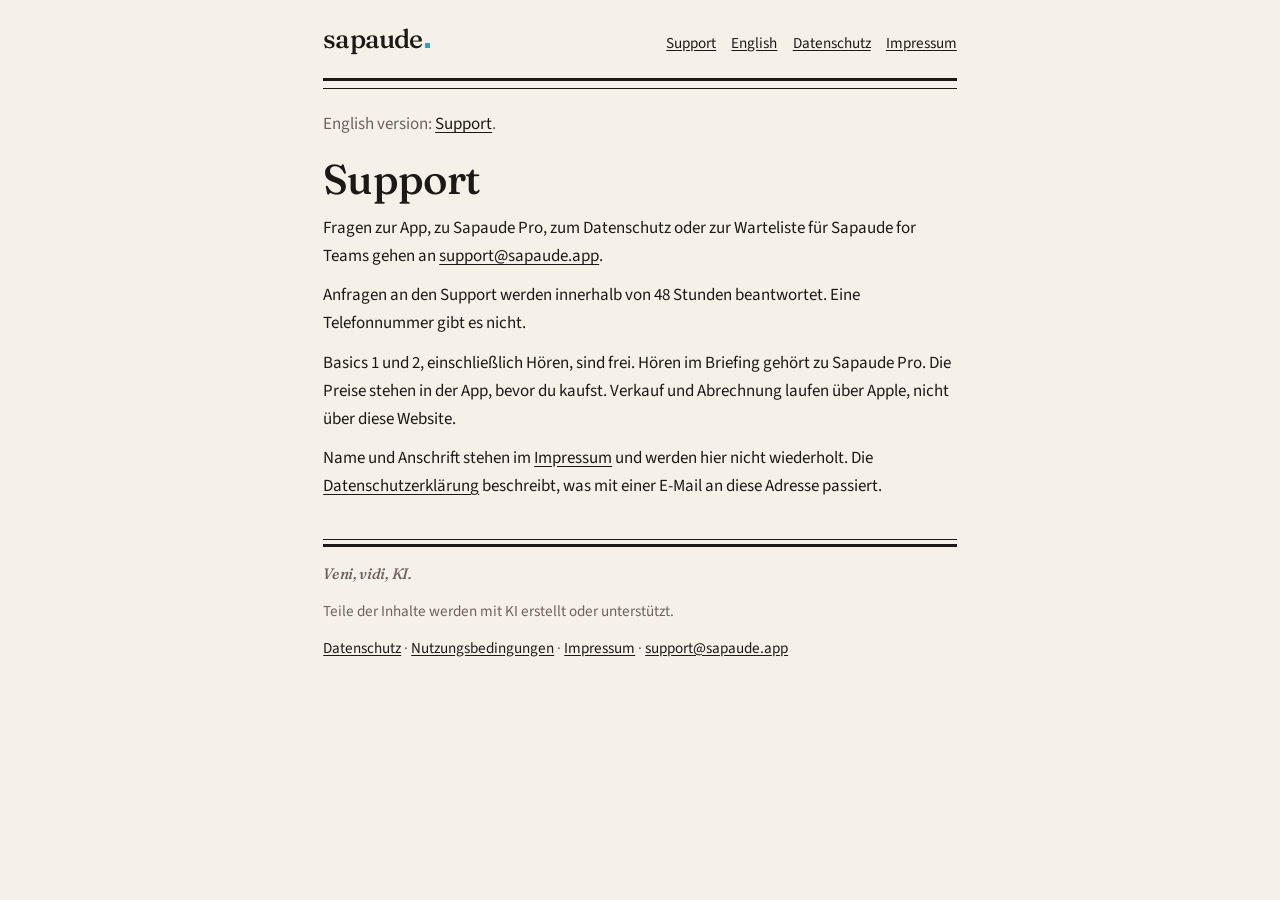
<file: docs/support/index.html>
<!DOCTYPE html>
<html lang="de">
<head>
  <meta charset="utf-8">
  <meta name="viewport" content="width=device-width, initial-scale=1">
  <title>Support – Sapaude</title>
  <meta name="description" content="Veni, vidi, KI. Support für Sapaude. Schreib an support@sapaude.app. Antworten innerhalb von 48 Stunden.">
  <link rel="canonical" href="https://sapaude.app/support/">
  <link rel="alternate" hreflang="de" href="https://sapaude.app/support/">
  <link rel="alternate" hreflang="en" href="https://sapaude.app/en/support/">
  <link rel="alternate" hreflang="x-default" href="https://sapaude.app/support/">
  <link rel="icon" href="../favicon.svg" type="image/svg+xml">
  <link rel="icon" href="../favicon-32.png" sizes="32x32" type="image/png">
  <link rel="apple-touch-icon" href="../apple-touch-icon.png">
  <link rel="stylesheet" href="../styles.css">
</head>
<body>
  <a class="skip" href="#inhalt">Zum Inhalt</a>
  <div class="wrap">
    <header class="site-header">
      <a class="brand" href="../" aria-label="sapaude.">sapaude<span class="brand-dot" aria-hidden="true"></span></a>
      <nav class="site-nav" aria-label="Support">
        <a href="./" aria-current="page">Support</a>
        <a href="../en/support/" hreflang="en" lang="en">English</a>
        <a href="../privacy/">Datenschutz</a>
        <a href="../impressum/">Impressum</a>
      </nav>
    </header>
    <main id="inhalt">
      <p class="lang">English version: <a href="../en/support/" hreflang="en" lang="en">Support</a>.</p>
      <h1>Support</h1>
      <p>Fragen zur App, zu Sapaude Pro, zum Datenschutz oder zur Warteliste für Sapaude for Teams gehen an <a href="mailto:support@sapaude.app">support@sapaude.app</a>.</p>
      <p>Anfragen an den Support werden innerhalb von 48 Stunden beantwortet. Eine Telefonnummer gibt es nicht.</p>
      <p>Basics 1 und 2, einschließlich Hören, sind frei. Hören im Briefing gehört zu Sapaude Pro. Die Preise stehen in der App, bevor du kaufst. Verkauf und Abrechnung laufen über Apple, nicht über diese Website.</p>
      <p>Name und Anschrift stehen im <a href="../impressum/">Impressum</a> und werden hier nicht wiederholt. Die <a href="../privacy/">Datenschutzerklärung</a> beschreibt, was mit einer E-Mail an diese Adresse passiert.</p>
    </main>
    <footer>
      <p class="claim">Veni, vidi, KI.</p>
      <p>Teile der Inhalte werden mit KI erstellt oder unterstützt.</p>
      <a href="../privacy/">Datenschutz</a>
      ·
      <a href="../nutzungsbedingungen/">Nutzungsbedingungen</a>
      ·
      <a href="../impressum/">Impressum</a>
      ·
      <a href="mailto:support@sapaude.app">support@sapaude.app</a>
    </footer>
  </div>
</body>
</html>
</file>
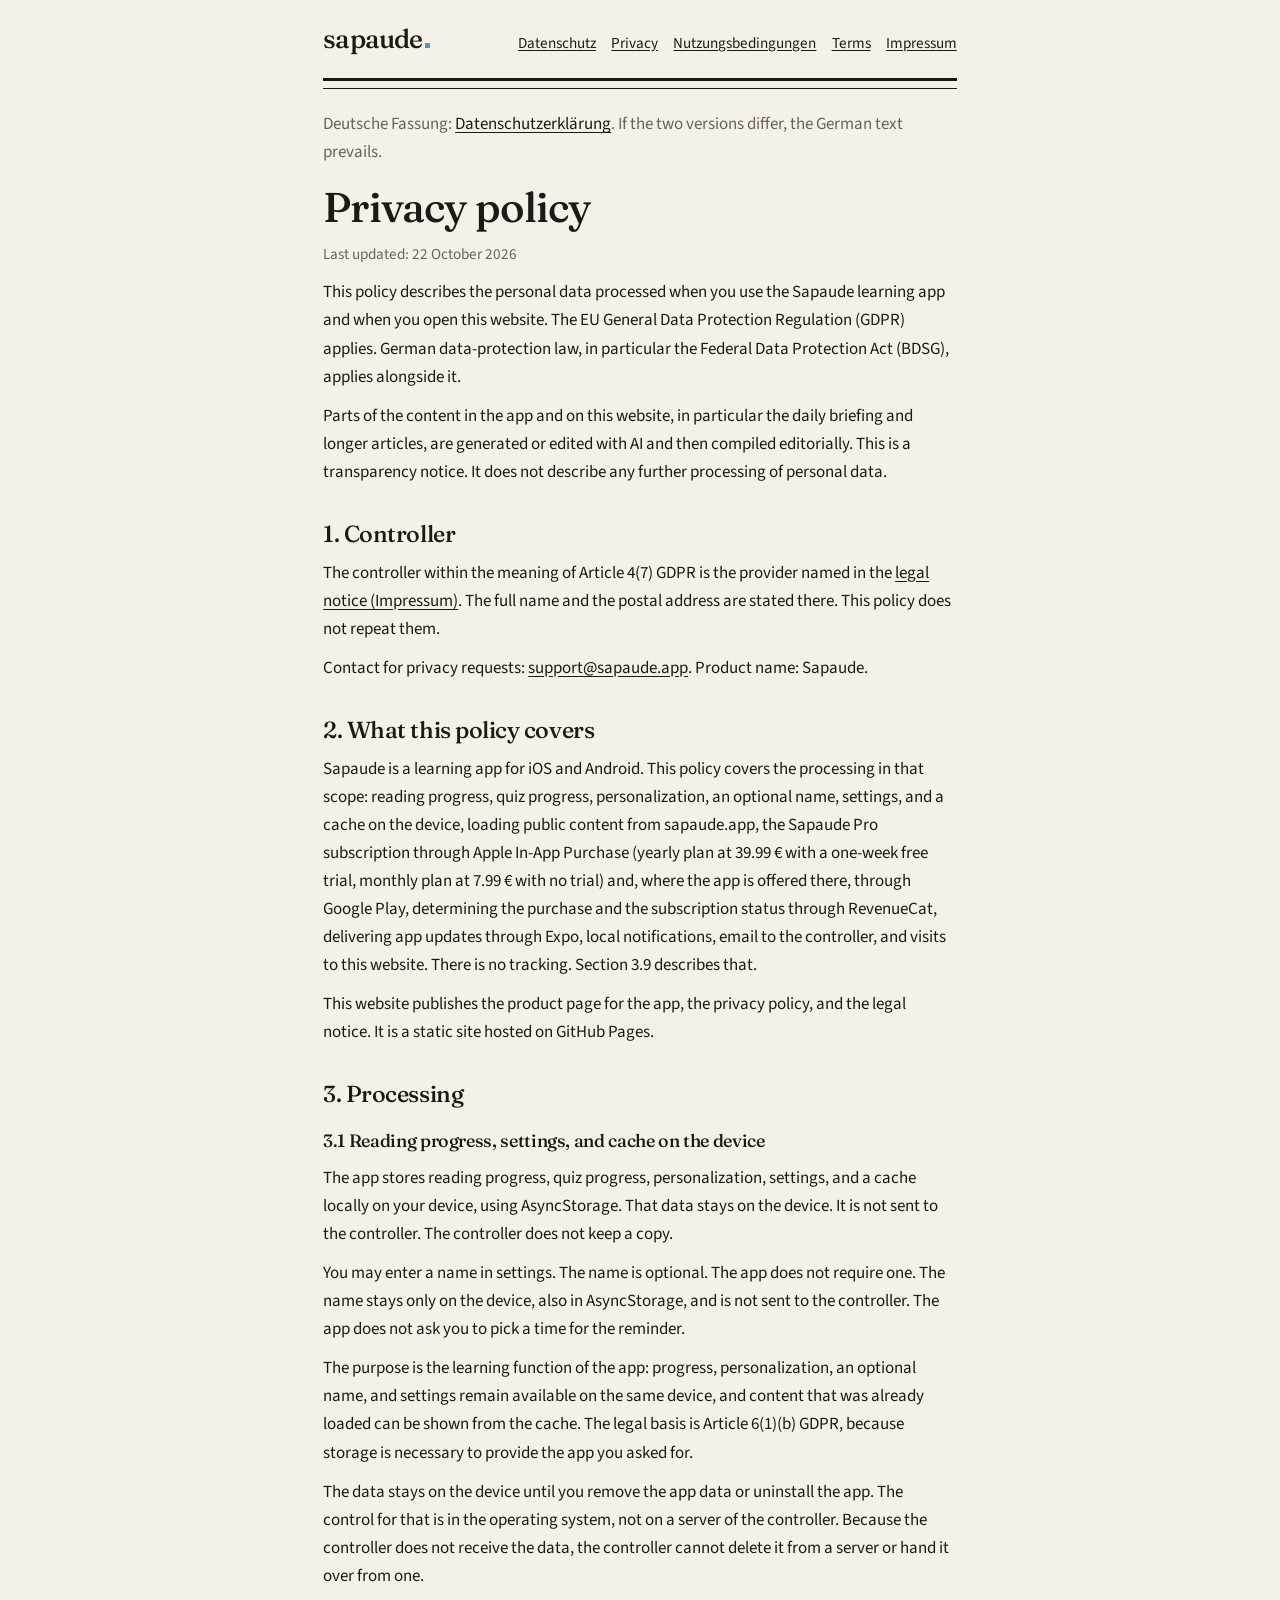
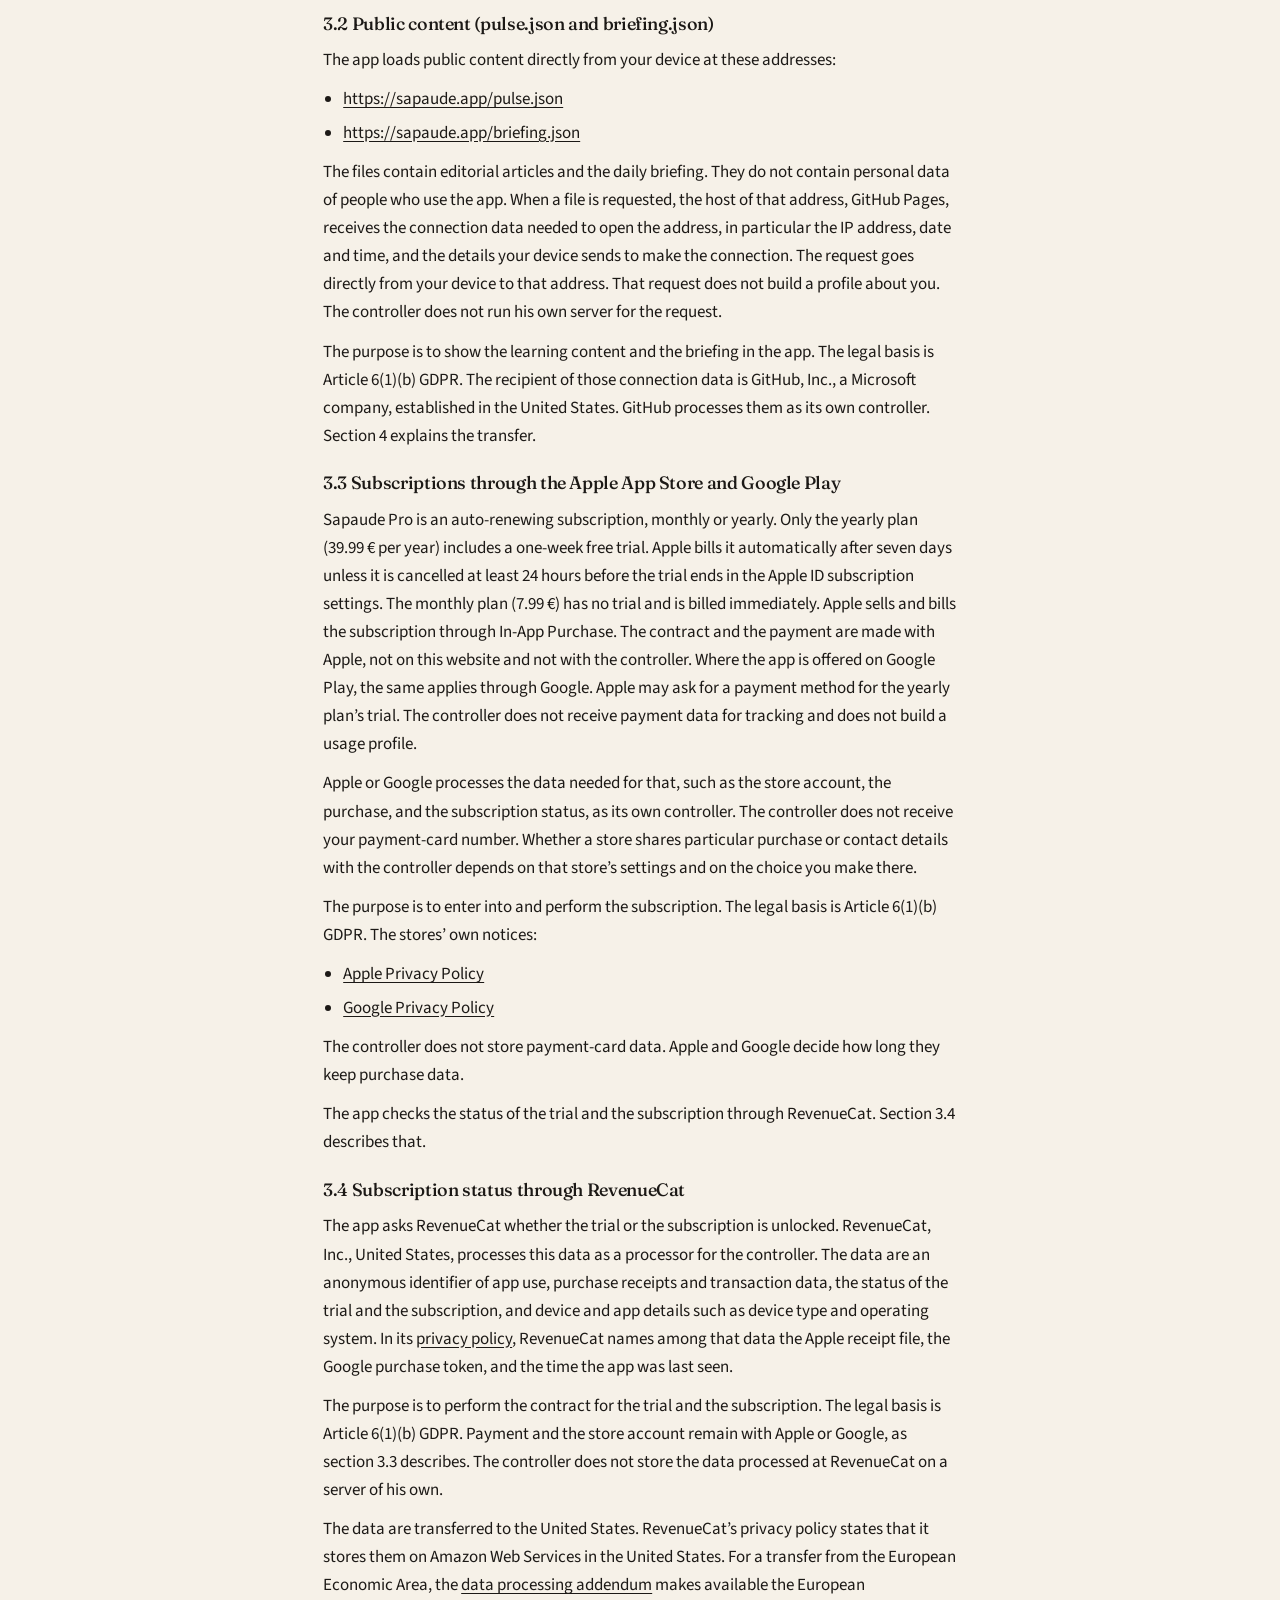
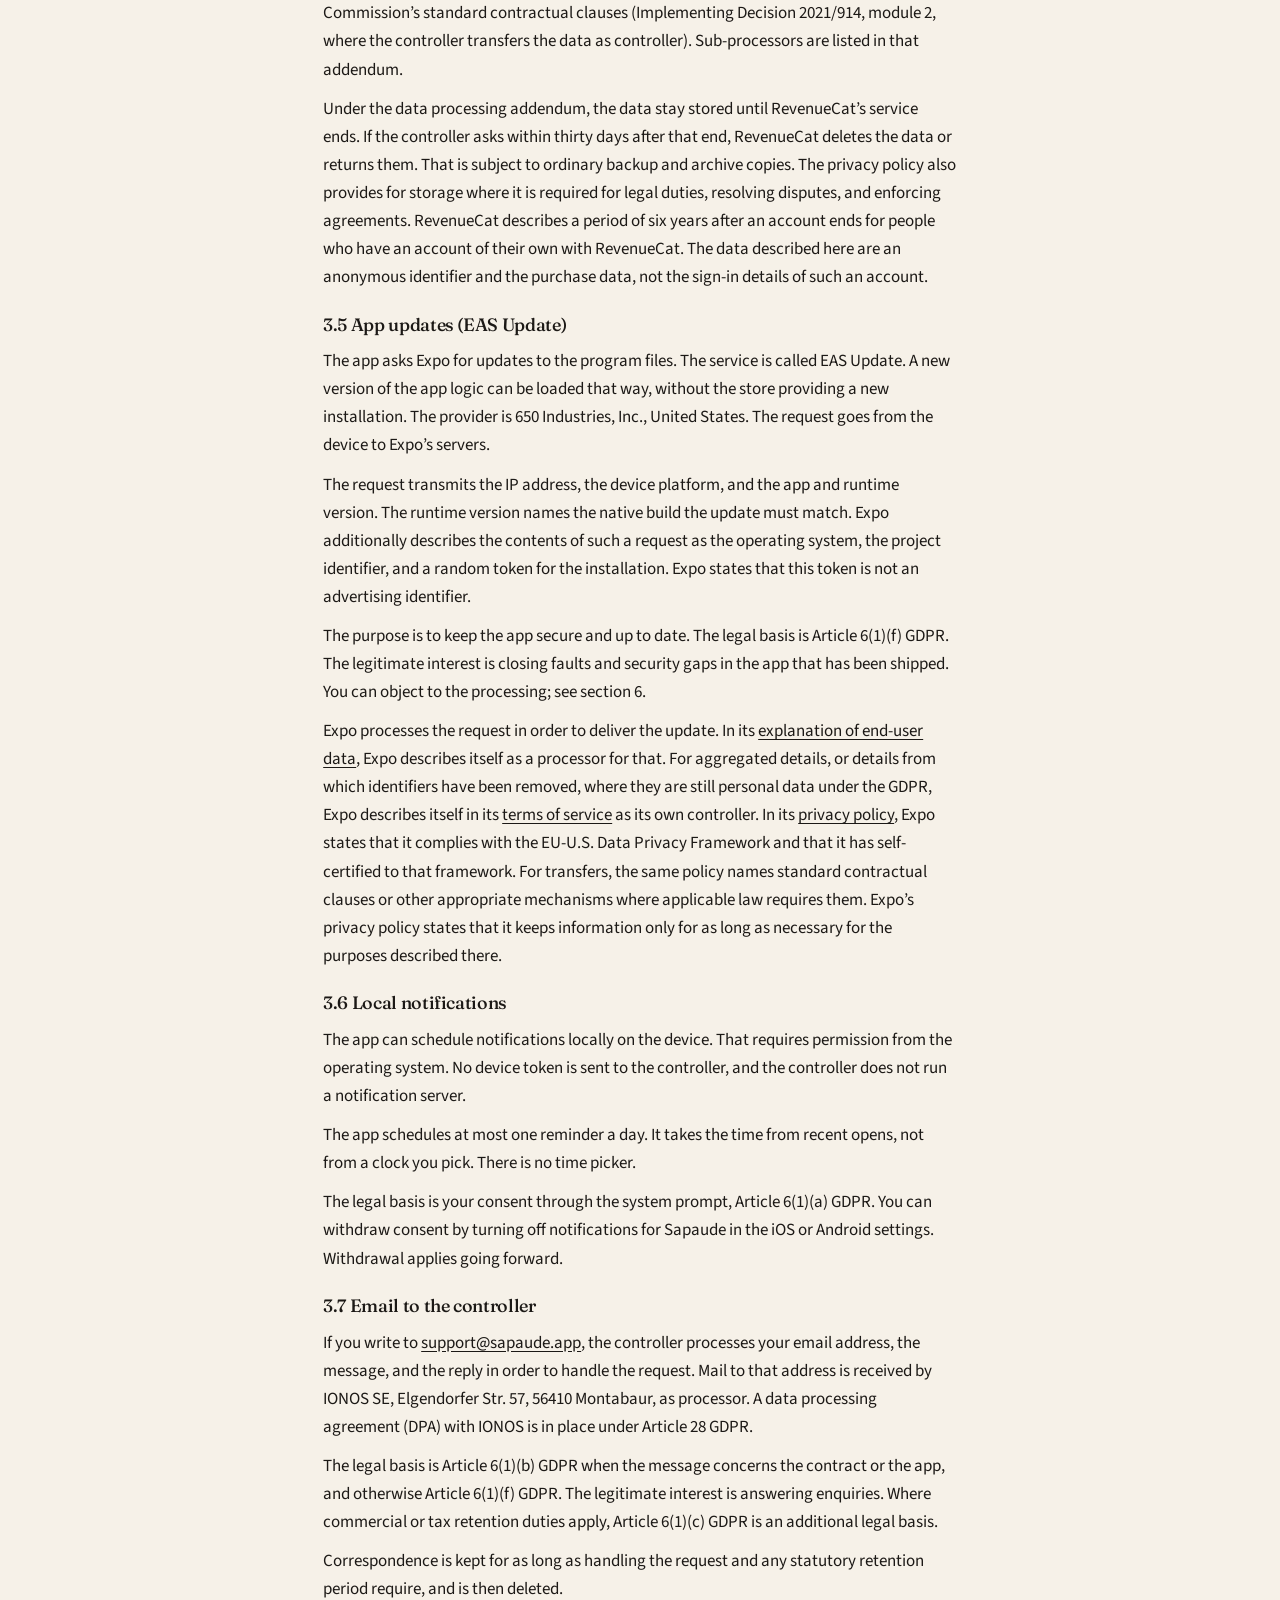
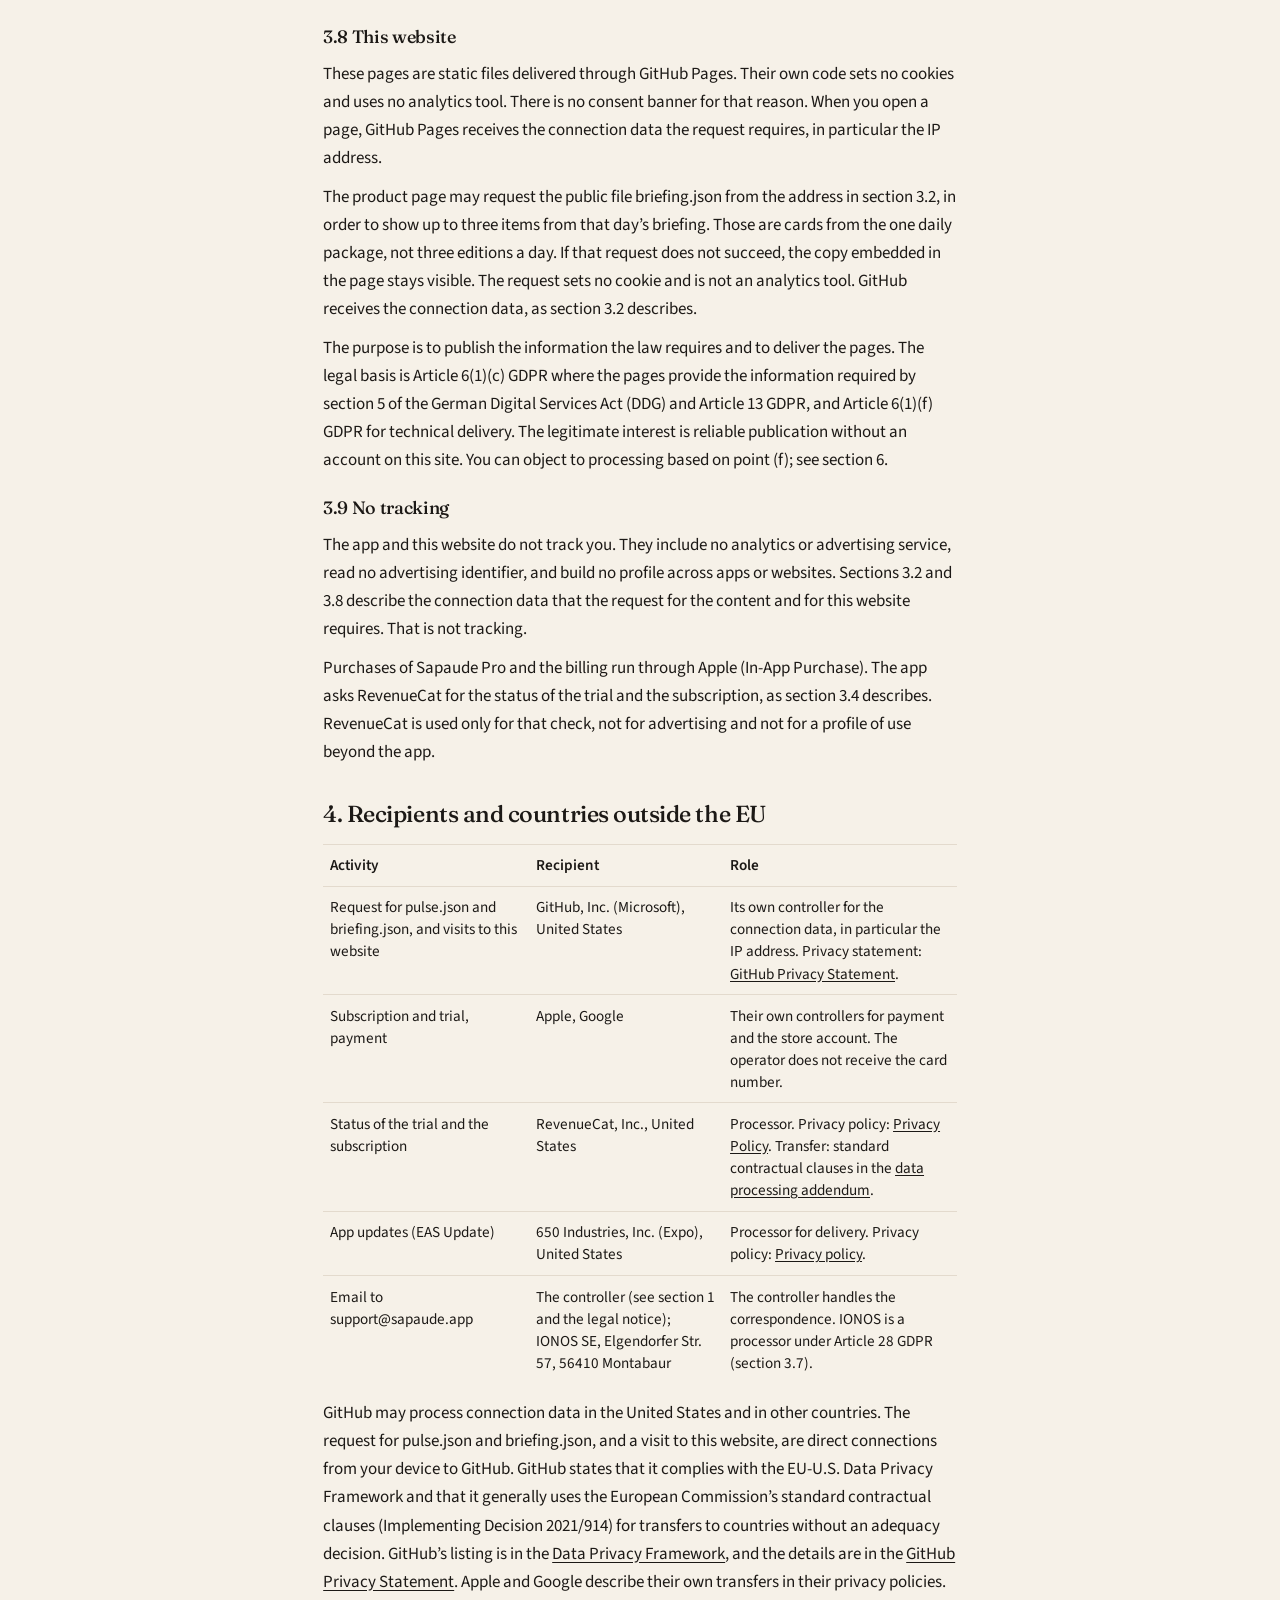
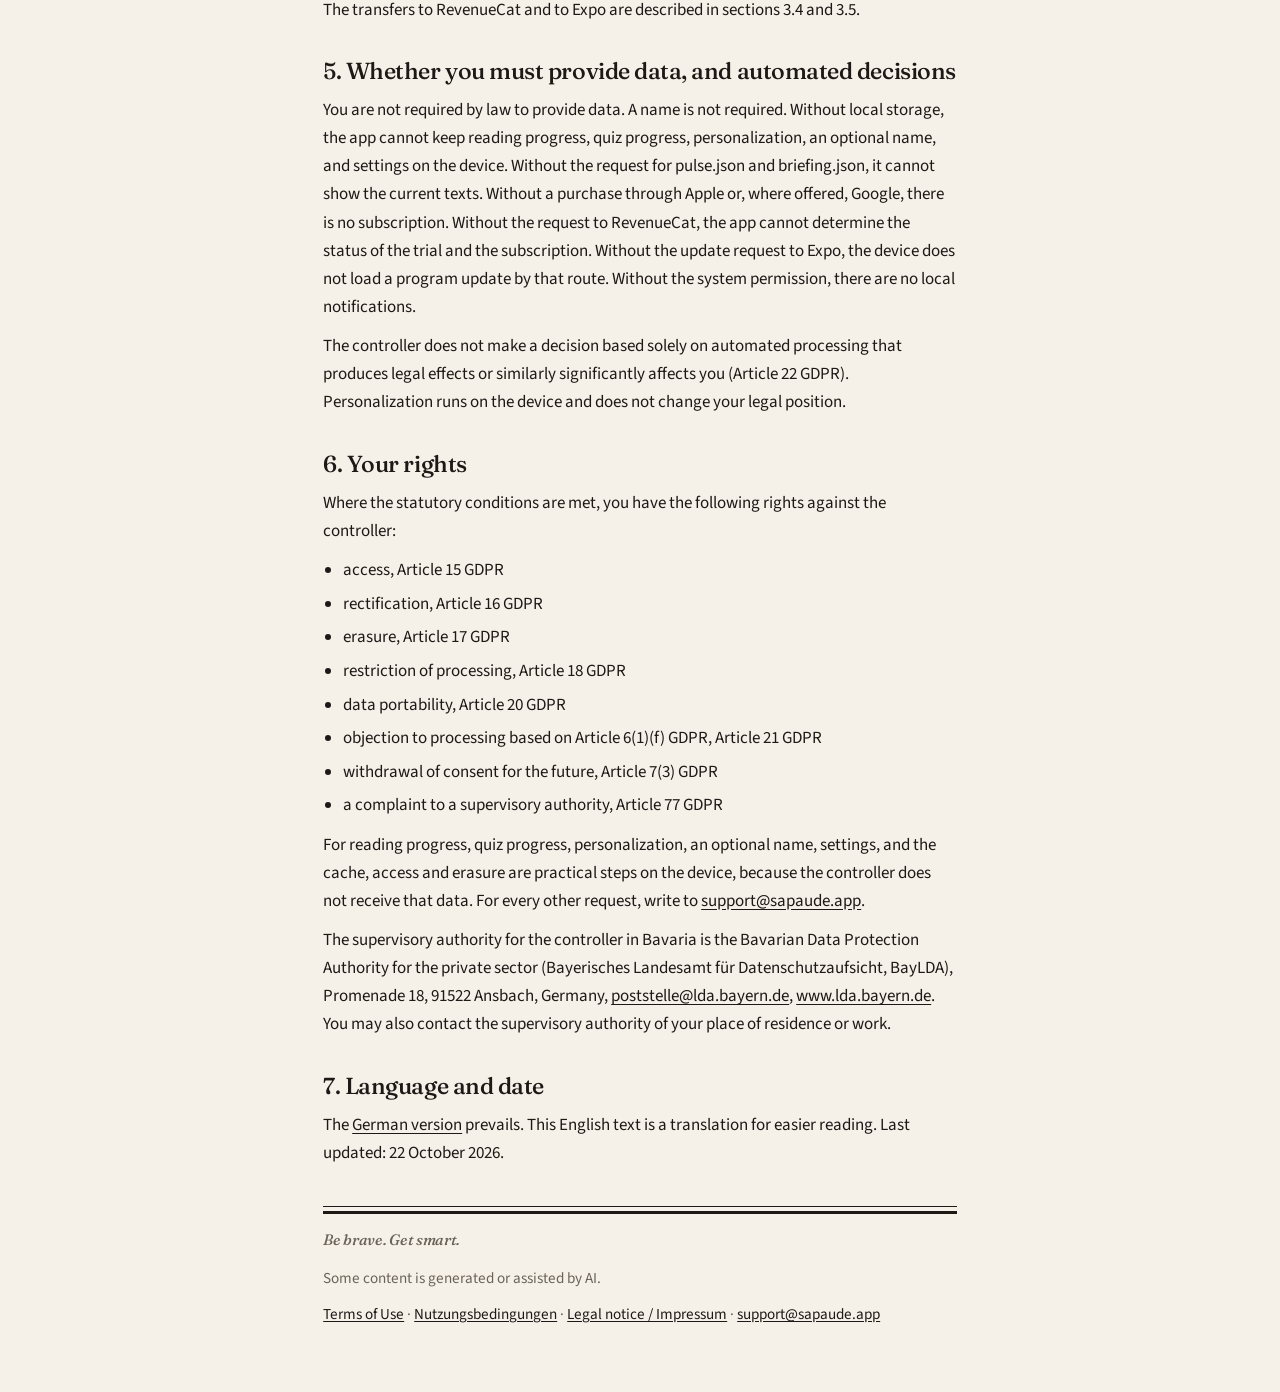
<file: docs/en/privacy/index.html>
<!DOCTYPE html>
<html lang="en">
<head>
  <meta charset="utf-8">
  <meta name="viewport" content="width=device-width, initial-scale=1">
  <link rel="icon" href="../../favicon.svg" type="image/svg+xml">
  <link rel="icon" href="../../favicon-32.png" sizes="32x32" type="image/png">
  <link rel="apple-touch-icon" href="../../apple-touch-icon.png">
  <title>Privacy policy – Sapaude</title>
  <meta name="description" content="Privacy policy for the Sapaude learning app. No tracking. Purchases and subscription status via Apple and RevenueCat. Controller: see the legal notice.">
  <link rel="canonical" href="https://sapaude.app/en/privacy/">
  <link rel="alternate" hreflang="en" href="https://sapaude.app/en/privacy/">
  <link rel="alternate" hreflang="de" href="https://sapaude.app/privacy/">
  <link rel="alternate" hreflang="x-default" href="https://sapaude.app/privacy/">
  <link rel="stylesheet" href="../../styles.css">
</head>
<body>
  <a class="skip" href="#content">Skip to content</a>
  <div class="wrap">
    <header class="site-header">
      <a class="brand" href="../" aria-label="sapaude.">sapaude<span class="brand-dot" aria-hidden="true"></span></a>
      <nav class="site-nav" aria-label="Legal">
        <a href="../../privacy/">Datenschutz</a>
        <a href="./" aria-current="page">Privacy</a>
        <a href="../../nutzungsbedingungen/">Nutzungsbedingungen</a>
        <a href="../terms/">Terms</a>
        <a href="../../impressum/">Impressum</a>
      </nav>
    </header>
    <main id="content">
      <p class="lang">Deutsche Fassung: <a href="../../privacy/" hreflang="de" lang="de">Datenschutzerklärung</a>. If the two versions differ, the German text prevails.</p>
      <h1>Privacy policy</h1>
      <p class="meta">Last updated: <time datetime="2026-10-22">22 October 2026</time></p>
      <p>This policy describes the personal data processed when you use the Sapaude learning app and when you open this website. The EU General Data Protection Regulation (GDPR) applies. German data-protection law, in particular the Federal Data Protection Act (BDSG), applies alongside it.</p>
      <p>Parts of the content in the app and on this website, in particular the daily briefing and longer articles, are generated or edited with AI and then compiled editorially. This is a transparency notice. It does not describe any further processing of personal data.</p>

      <h2>1. Controller</h2>
      <p>The controller within the meaning of Article 4(7) GDPR is the provider named in the <a href="../../impressum/">legal notice (Impressum)</a>. The full name and the postal address are stated there. This policy does not repeat them.</p>
      <p>Contact for privacy requests: <a href="mailto:support@sapaude.app">support@sapaude.app</a>. Product name: Sapaude.</p>

      <h2>2. What this policy covers</h2>
      <p>Sapaude is a learning app for iOS and Android. This policy covers the processing in that scope: reading progress, quiz progress, personalization, an optional name, settings, and a cache on the device, loading public content from sapaude.app, the Sapaude Pro subscription through Apple In-App Purchase (yearly plan at 39.99 € with a one-week free trial, monthly plan at 7.99 € with no trial) and, where the app is offered there, through Google Play, determining the purchase and the subscription status through RevenueCat, delivering app updates through Expo, local notifications, email to the controller, and visits to this website. There is no tracking. Section 3.9 describes that.</p>
      <p>This website publishes the product page for the app, the privacy policy, and the legal notice. It is a static site hosted on GitHub Pages.</p>

      <h2>3. Processing</h2>

      <h3>3.1 Reading progress, settings, and cache on the device</h3>
      <p>The app stores reading progress, quiz progress, personalization, settings, and a cache locally on your device, using AsyncStorage. That data stays on the device. It is not sent to the controller. The controller does not keep a copy.</p>
      <p>You may enter a name in settings. The name is optional. The app does not require one. The name stays only on the device, also in AsyncStorage, and is not sent to the controller. The app does not ask you to pick a time for the reminder.</p>
      <p>The purpose is the learning function of the app: progress, personalization, an optional name, and settings remain available on the same device, and content that was already loaded can be shown from the cache. The legal basis is Article 6(1)(b) GDPR, because storage is necessary to provide the app you asked for.</p>
      <p>The data stays on the device until you remove the app data or uninstall the app. The control for that is in the operating system, not on a server of the controller. Because the controller does not receive the data, the controller cannot delete it from a server or hand it over from one.</p>

      <h3>3.2 Public content (pulse.json and briefing.json)</h3>
      <p>The app loads public content directly from your device at these addresses:</p>
      <ul>
        <li><a href="https://sapaude.app/pulse.json">https://sapaude.app/pulse.json</a></li>
        <li><a href="https://sapaude.app/briefing.json">https://sapaude.app/briefing.json</a></li>
      </ul>
      <p>The files contain editorial articles and the daily briefing. They do not contain personal data of people who use the app. When a file is requested, the host of that address, GitHub Pages, receives the connection data needed to open the address, in particular the IP address, date and time, and the details your device sends to make the connection. The request goes directly from your device to that address. That request does not build a profile about you. The controller does not run his own server for the request.</p>
      <p>The purpose is to show the learning content and the briefing in the app. The legal basis is Article 6(1)(b) GDPR. The recipient of those connection data is GitHub, Inc., a Microsoft company, established in the United States. GitHub processes them as its own controller. Section 4 explains the transfer.</p>

      <h3>3.3 Subscriptions through the Apple App Store and Google Play</h3>
      <p>Sapaude Pro is an auto-renewing subscription, monthly or yearly. Only the yearly plan (39.99 € per year) includes a one-week free trial. Apple bills it automatically after seven days unless it is cancelled at least 24 hours before the trial ends in the Apple ID subscription settings. The monthly plan (7.99 €) has no trial and is billed immediately. Apple sells and bills the subscription through In-App Purchase. The contract and the payment are made with Apple, not on this website and not with the controller. Where the app is offered on Google Play, the same applies through Google. Apple may ask for a payment method for the yearly plan’s trial. The controller does not receive payment data for tracking and does not build a usage profile.</p>
      <p>Apple or Google processes the data needed for that, such as the store account, the purchase, and the subscription status, as its own controller. The controller does not receive your payment-card number. Whether a store shares particular purchase or contact details with the controller depends on that store’s settings and on the choice you make there.</p>
      <p>The purpose is to enter into and perform the subscription. The legal basis is Article 6(1)(b) GDPR. The stores’ own notices:</p>
      <ul>
        <li><a href="https://www.apple.com/legal/privacy/">Apple Privacy Policy</a></li>
        <li><a href="https://policies.google.com/privacy">Google Privacy Policy</a></li>
      </ul>
      <p>The controller does not store payment-card data. Apple and Google decide how long they keep purchase data.</p>
      <p>The app checks the status of the trial and the subscription through RevenueCat. Section 3.4 describes that.</p>

      <h3>3.4 Subscription status through RevenueCat</h3>
      <p>The app asks RevenueCat whether the trial or the subscription is unlocked. RevenueCat, Inc., United States, processes this data as a processor for the controller. The data are an anonymous identifier of app use, purchase receipts and transaction data, the status of the trial and the subscription, and device and app details such as device type and operating system. In its <a href="https://www.revenuecat.com/privacy-policy">privacy policy</a>, RevenueCat names among that data the Apple receipt file, the Google purchase token, and the time the app was last seen.</p>
      <p>The purpose is to perform the contract for the trial and the subscription. The legal basis is Article 6(1)(b) GDPR. Payment and the store account remain with Apple or Google, as section 3.3 describes. The controller does not store the data processed at RevenueCat on a server of his own.</p>
      <p>The data are transferred to the United States. RevenueCat’s privacy policy states that it stores them on Amazon Web Services in the United States. For a transfer from the European Economic Area, the <a href="https://www.revenuecat.com/dpa">data processing addendum</a> makes available the European Commission’s standard contractual clauses (Implementing Decision 2021/914, module 2, where the controller transfers the data as controller). Sub-processors are listed in that addendum.</p>
      <p>Under the data processing addendum, the data stay stored until RevenueCat’s service ends. If the controller asks within thirty days after that end, RevenueCat deletes the data or returns them. That is subject to ordinary backup and archive copies. The privacy policy also provides for storage where it is required for legal duties, resolving disputes, and enforcing agreements. RevenueCat describes a period of six years after an account ends for people who have an account of their own with RevenueCat. The data described here are an anonymous identifier and the purchase data, not the sign-in details of such an account.</p>

      <h3>3.5 App updates (EAS Update)</h3>
      <p>The app asks Expo for updates to the program files. The service is called EAS Update. A new version of the app logic can be loaded that way, without the store providing a new installation. The provider is 650 Industries, Inc., United States. The request goes from the device to Expo’s servers.</p>
      <p>The request transmits the IP address, the device platform, and the app and runtime version. The runtime version names the native build the update must match. Expo additionally describes the contents of such a request as the operating system, the project identifier, and a random token for the installation. Expo states that this token is not an advertising identifier.</p>
      <p>The purpose is to keep the app secure and up to date. The legal basis is Article 6(1)(f) GDPR. The legitimate interest is closing faults and security gaps in the app that has been shipped. You can object to the processing; see section 6.</p>
      <p>Expo processes the request in order to deliver the update. In its <a href="https://expo.dev/privacy-explained">explanation of end-user data</a>, Expo describes itself as a processor for that. For aggregated details, or details from which identifiers have been removed, where they are still personal data under the GDPR, Expo describes itself in its <a href="https://expo.dev/terms">terms of service</a> as its own controller. In its <a href="https://expo.dev/privacy">privacy policy</a>, Expo states that it complies with the EU-U.S. Data Privacy Framework and that it has self-certified to that framework. For transfers, the same policy names standard contractual clauses or other appropriate mechanisms where applicable law requires them. Expo’s privacy policy states that it keeps information only for as long as necessary for the purposes described there.</p>

      <h3>3.6 Local notifications</h3>
      <p>The app can schedule notifications locally on the device. That requires permission from the operating system. No device token is sent to the controller, and the controller does not run a notification server.</p>
      <p>The app schedules at most one reminder a day. It takes the time from recent opens, not from a clock you pick. There is no time picker.</p>
      <p>The legal basis is your consent through the system prompt, Article 6(1)(a) GDPR. You can withdraw consent by turning off notifications for Sapaude in the iOS or Android settings. Withdrawal applies going forward.</p>

      <h3>3.7 Email to the controller</h3>
      <p>If you write to <a href="mailto:support@sapaude.app">support@sapaude.app</a>, the controller processes your email address, the message, and the reply in order to handle the request. Mail to that address is received by IONOS SE, Elgendorfer Str. 57, 56410 Montabaur, as processor. A data processing agreement (DPA) with IONOS is in place under Article 28 GDPR.</p>
      <p>The legal basis is Article 6(1)(b) GDPR when the message concerns the contract or the app, and otherwise Article 6(1)(f) GDPR. The legitimate interest is answering enquiries. Where commercial or tax retention duties apply, Article 6(1)(c) GDPR is an additional legal basis.</p>
      <p>Correspondence is kept for as long as handling the request and any statutory retention period require, and is then deleted.</p>

      <h3>3.8 This website</h3>
      <p>These pages are static files delivered through GitHub Pages. Their own code sets no cookies and uses no analytics tool. There is no consent banner for that reason. When you open a page, GitHub Pages receives the connection data the request requires, in particular the IP address.</p>
      <p>The product page may request the public file briefing.json from the address in section 3.2, in order to show up to three items from that day’s briefing. Those are cards from the one daily package, not three editions a day. If that request does not succeed, the copy embedded in the page stays visible. The request sets no cookie and is not an analytics tool. GitHub receives the connection data, as section 3.2 describes.</p>
      <p>The purpose is to publish the information the law requires and to deliver the pages. The legal basis is Article 6(1)(c) GDPR where the pages provide the information required by section 5 of the German Digital Services Act (DDG) and Article 13 GDPR, and Article 6(1)(f) GDPR for technical delivery. The legitimate interest is reliable publication without an account on this site. You can object to processing based on point (f); see section 6.</p>

      <h3>3.9 No tracking</h3>
      <p>The app and this website do not track you. They include no analytics or advertising service, read no advertising identifier, and build no profile across apps or websites. Sections 3.2 and 3.8 describe the connection data that the request for the content and for this website requires. That is not tracking.</p>
      <p>Purchases of Sapaude Pro and the billing run through Apple (In-App Purchase). The app asks RevenueCat for the status of the trial and the subscription, as section 3.4 describes. RevenueCat is used only for that check, not for advertising and not for a profile of use beyond the app.</p>

      <h2>4. Recipients and countries outside the EU</h2>
      <div class="table-wrap">
        <table>
          <thead>
            <tr>
              <th scope="col">Activity</th>
              <th scope="col">Recipient</th>
              <th scope="col">Role</th>
            </tr>
          </thead>
          <tbody>
            <tr>
              <td>Request for pulse.json and briefing.json, and visits to this website</td>
              <td>GitHub, Inc. (Microsoft), United States</td>
              <td>Its own controller for the connection data, in particular the IP address. Privacy statement: <a href="https://docs.github.com/en/site-policy/privacy-policies/github-general-privacy-statement">GitHub Privacy Statement</a>.</td>
            </tr>
            <tr>
              <td>Subscription and trial, payment</td>
              <td>Apple, Google</td>
              <td>Their own controllers for payment and the store account. The operator does not receive the card number.</td>
            </tr>
            <tr>
              <td>Status of the trial and the subscription</td>
              <td>RevenueCat, Inc., United States</td>
              <td>Processor. Privacy policy: <a href="https://www.revenuecat.com/privacy-policy">Privacy Policy</a>. Transfer: standard contractual clauses in the <a href="https://www.revenuecat.com/dpa">data processing addendum</a>.</td>
            </tr>
            <tr>
              <td>App updates (EAS Update)</td>
              <td>650 Industries, Inc. (Expo), United States</td>
              <td>Processor for delivery. Privacy policy: <a href="https://expo.dev/privacy">Privacy policy</a>.</td>
            </tr>
            <tr>
              <td>Email to support@sapaude.app</td>
              <td>The controller (see section 1 and the legal notice); IONOS SE, Elgendorfer Str. 57, 56410 Montabaur</td>
              <td>The controller handles the correspondence. IONOS is a processor under Article 28 GDPR (section 3.7).</td>
            </tr>
          </tbody>
        </table>
      </div>
      <p>GitHub may process connection data in the United States and in other countries. The request for pulse.json and briefing.json, and a visit to this website, are direct connections from your device to GitHub. GitHub states that it complies with the EU-U.S. Data Privacy Framework and that it generally uses the European Commission’s standard contractual clauses (Implementing Decision 2021/914) for transfers to countries without an adequacy decision. GitHub’s listing is in the <a href="https://www.dataprivacyframework.gov/participant/6174">Data Privacy Framework</a>, and the details are in the <a href="https://docs.github.com/en/site-policy/privacy-policies/github-general-privacy-statement">GitHub Privacy Statement</a>. Apple and Google describe their own transfers in their privacy policies. The transfers to RevenueCat and to Expo are described in sections 3.4 and 3.5.</p>

      <h2>5. Whether you must provide data, and automated decisions</h2>
      <p>You are not required by law to provide data. A name is not required. Without local storage, the app cannot keep reading progress, quiz progress, personalization, an optional name, and settings on the device. Without the request for pulse.json and briefing.json, it cannot show the current texts. Without a purchase through Apple or, where offered, Google, there is no subscription. Without the request to RevenueCat, the app cannot determine the status of the trial and the subscription. Without the update request to Expo, the device does not load a program update by that route. Without the system permission, there are no local notifications.</p>
      <p>The controller does not make a decision based solely on automated processing that produces legal effects or similarly significantly affects you (Article 22 GDPR). Personalization runs on the device and does not change your legal position.</p>

      <h2>6. Your rights</h2>
      <p>Where the statutory conditions are met, you have the following rights against the controller:</p>
      <ul>
        <li>access, Article 15 GDPR</li>
        <li>rectification, Article 16 GDPR</li>
        <li>erasure, Article 17 GDPR</li>
        <li>restriction of processing, Article 18 GDPR</li>
        <li>data portability, Article 20 GDPR</li>
        <li>objection to processing based on Article 6(1)(f) GDPR, Article 21 GDPR</li>
        <li>withdrawal of consent for the future, Article 7(3) GDPR</li>
        <li>a complaint to a supervisory authority, Article 77 GDPR</li>
      </ul>
      <p>For reading progress, quiz progress, personalization, an optional name, settings, and the cache, access and erasure are practical steps on the device, because the controller does not receive that data. For every other request, write to <a href="mailto:support@sapaude.app">support@sapaude.app</a>.</p>
      <p>The supervisory authority for the controller in Bavaria is the Bavarian Data Protection Authority for the private sector (Bayerisches Landesamt für Datenschutzaufsicht, BayLDA), Promenade 18, 91522 Ansbach, Germany, <a href="mailto:poststelle@lda.bayern.de">poststelle@lda.bayern.de</a>, <a href="https://www.lda.bayern.de/">www.lda.bayern.de</a>. You may also contact the supervisory authority of your place of residence or work.</p>

      <h2>7. Language and date</h2>
      <p>The <a href="../../privacy/" hreflang="de" lang="de">German version</a> prevails. This English text is a translation for easier reading. Last updated: <time datetime="2026-10-22">22 October 2026</time>.</p>
    </main>
    <footer>
      <p class="claim">Be brave. Get smart.</p>
      <p>Some content is generated or assisted by AI.</p>
      <a href="../terms/">Terms of Use</a>
      ·
      <a href="../../nutzungsbedingungen/">Nutzungsbedingungen</a>
      ·
      <a href="../../impressum/">Legal notice / Impressum</a>
      ·
      <a href="mailto:support@sapaude.app">support@sapaude.app</a>
    </footer>
  </div>
</body>
</html>
</file>
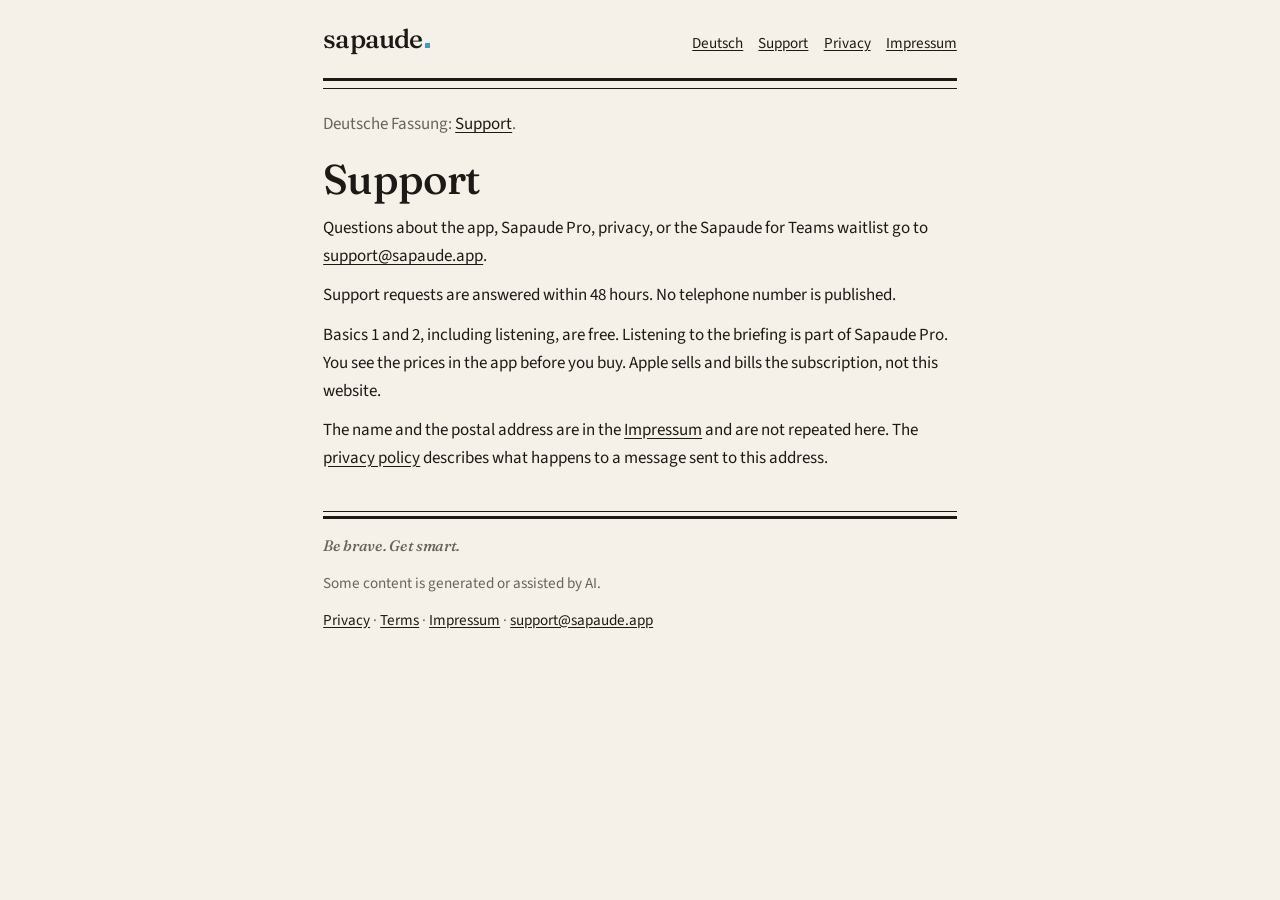
<file: docs/en/support/index.html>
<!DOCTYPE html>
<html lang="en">
<head>
  <meta charset="utf-8">
  <meta name="viewport" content="width=device-width, initial-scale=1">
  <title>Support – Sapaude</title>
  <meta name="description" content="Be brave. Get smart. Support for Sapaude. Write to support@sapaude.app. Replies within 48 hours.">
  <link rel="canonical" href="https://sapaude.app/en/support/">
  <link rel="alternate" hreflang="en" href="https://sapaude.app/en/support/">
  <link rel="alternate" hreflang="de" href="https://sapaude.app/support/">
  <link rel="alternate" hreflang="x-default" href="https://sapaude.app/support/">
  <link rel="icon" href="../../favicon.svg" type="image/svg+xml">
  <link rel="icon" href="../../favicon-32.png" sizes="32x32" type="image/png">
  <link rel="apple-touch-icon" href="../../apple-touch-icon.png">
  <link rel="stylesheet" href="../../styles.css">
</head>
<body>
  <a class="skip" href="#content">Skip to content</a>
  <div class="wrap">
    <header class="site-header">
      <a class="brand" href="../" aria-label="sapaude.">sapaude<span class="brand-dot" aria-hidden="true"></span></a>
      <nav class="site-nav" aria-label="Support">
        <a href="../../support/" hreflang="de" lang="de">Deutsch</a>
        <a href="./" aria-current="page">Support</a>
        <a href="../privacy/">Privacy</a>
        <a href="../../impressum/">Impressum</a>
      </nav>
    </header>
    <main id="content">
      <p class="lang">Deutsche Fassung: <a href="../../support/" hreflang="de" lang="de">Support</a>.</p>
      <h1>Support</h1>
      <p>Questions about the app, Sapaude Pro, privacy, or the Sapaude for Teams waitlist go to <a href="mailto:support@sapaude.app">support@sapaude.app</a>.</p>
      <p>Support requests are answered within 48 hours. No telephone number is published.</p>
      <p>Basics 1 and 2, including listening, are free. Listening to the briefing is part of Sapaude Pro. You see the prices in the app before you buy. Apple sells and bills the subscription, not this website.</p>
      <p>The name and the postal address are in the <a href="../../impressum/">Impressum</a> and are not repeated here. The <a href="../privacy/">privacy policy</a> describes what happens to a message sent to this address.</p>
    </main>
    <footer>
      <p class="claim">Be brave. Get smart.</p>
      <p>Some content is generated or assisted by AI.</p>
      <a href="../privacy/">Privacy</a>
      ·
      <a href="../terms/">Terms</a>
      ·
      <a href="../../impressum/">Impressum</a>
      ·
      <a href="mailto:support@sapaude.app">support@sapaude.app</a>
    </footer>
  </div>
</body>
</html>
</file>
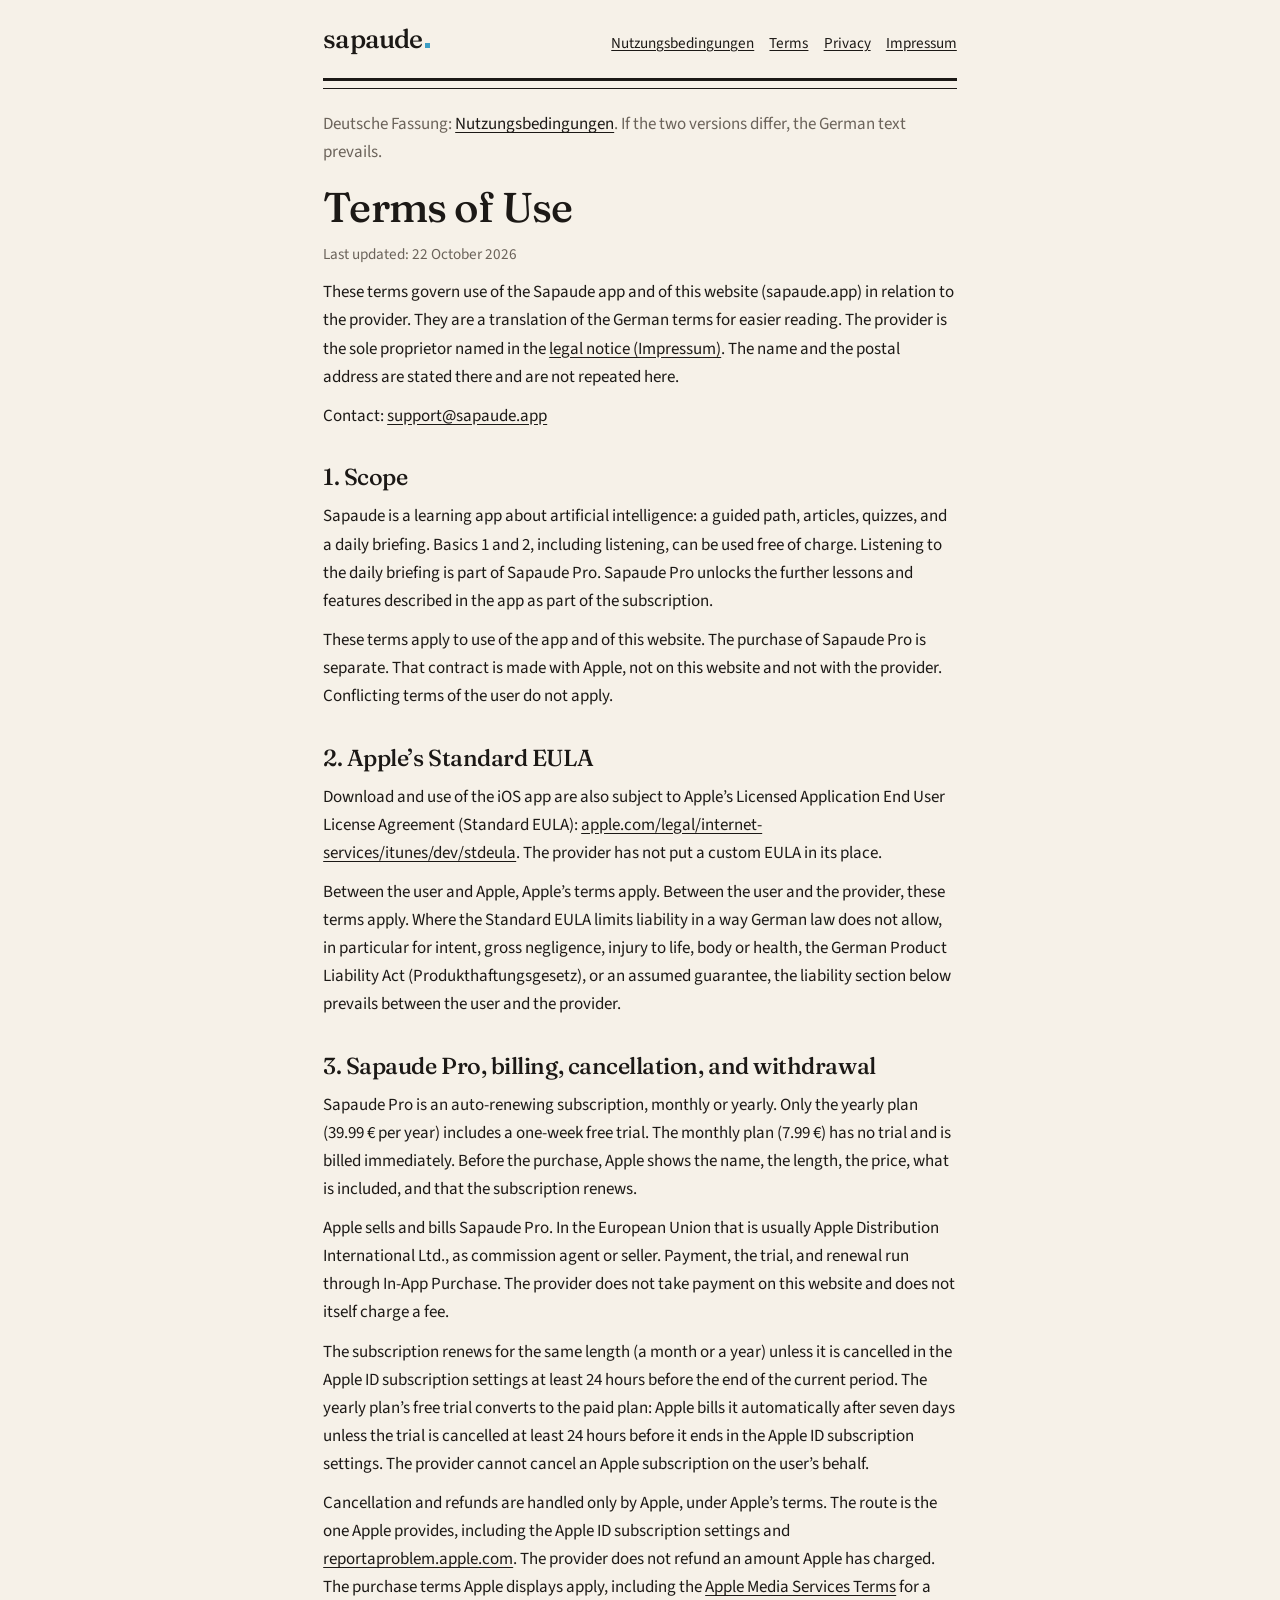
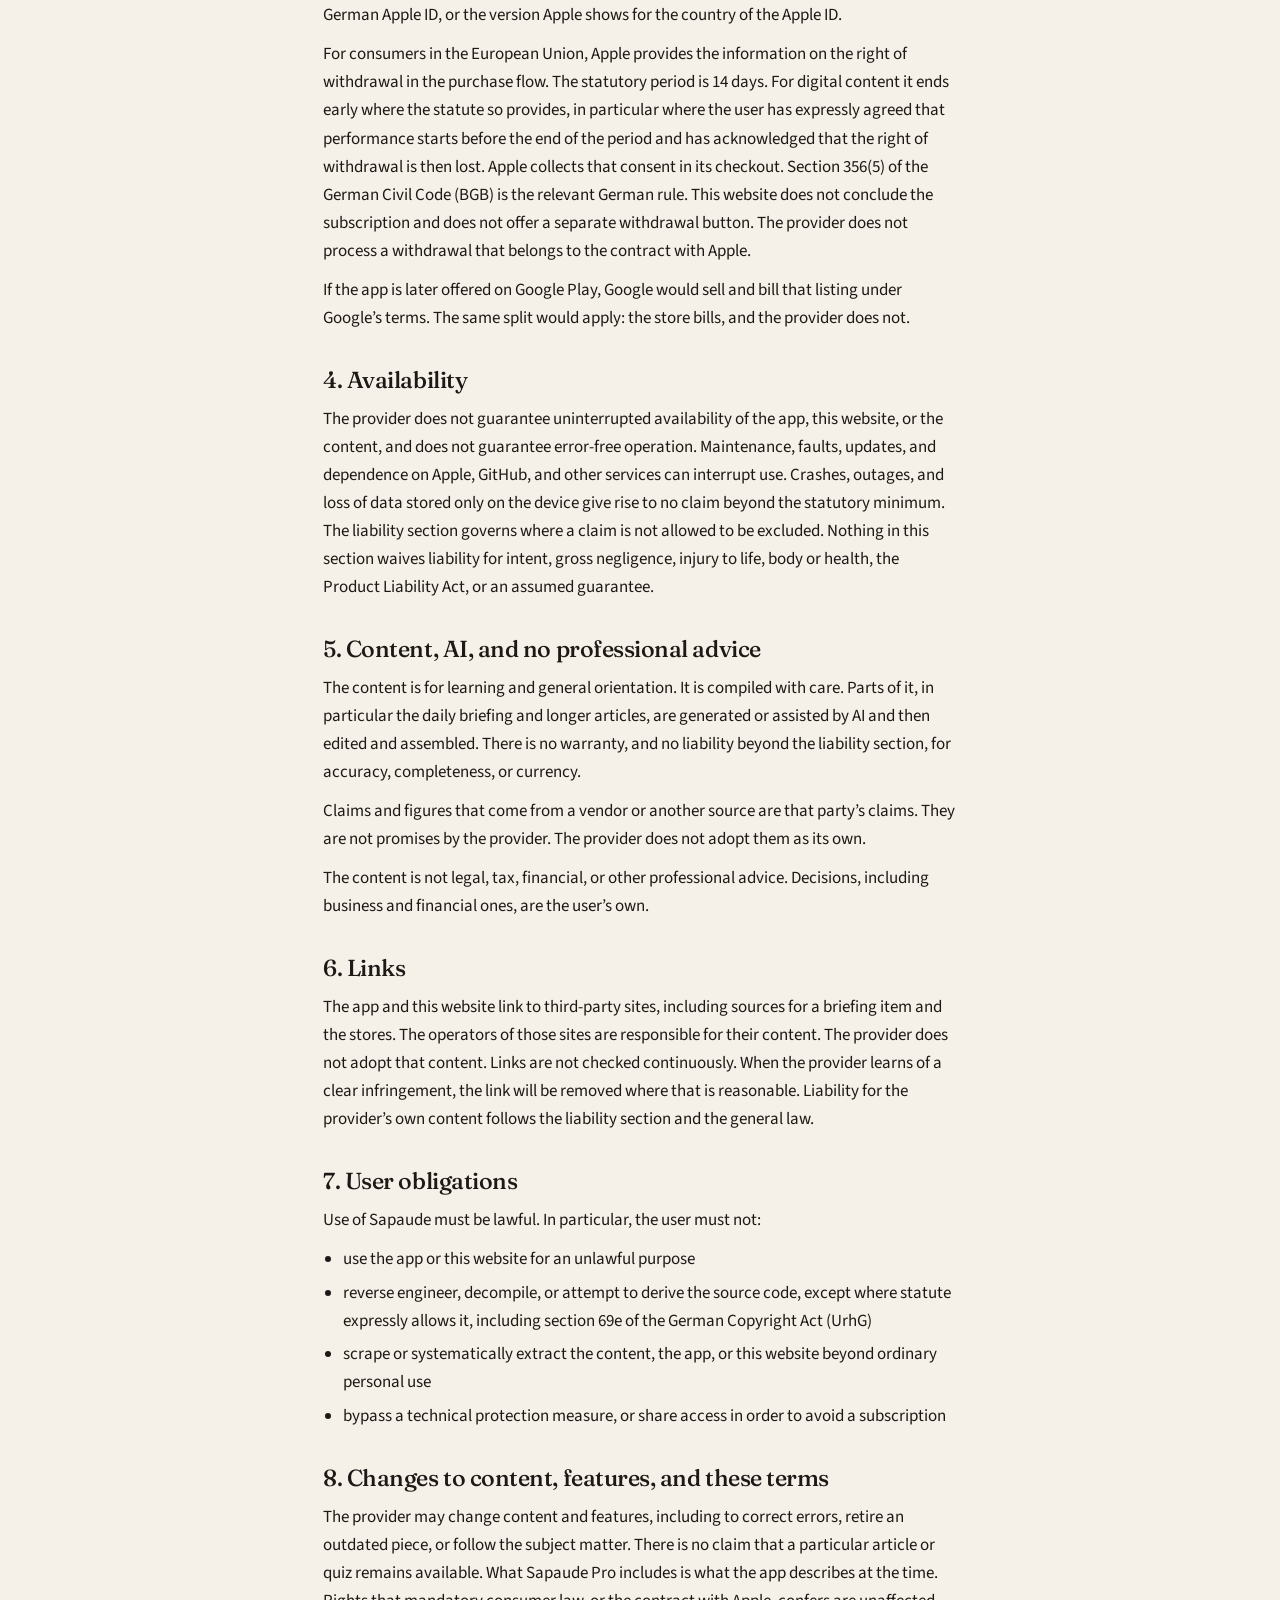
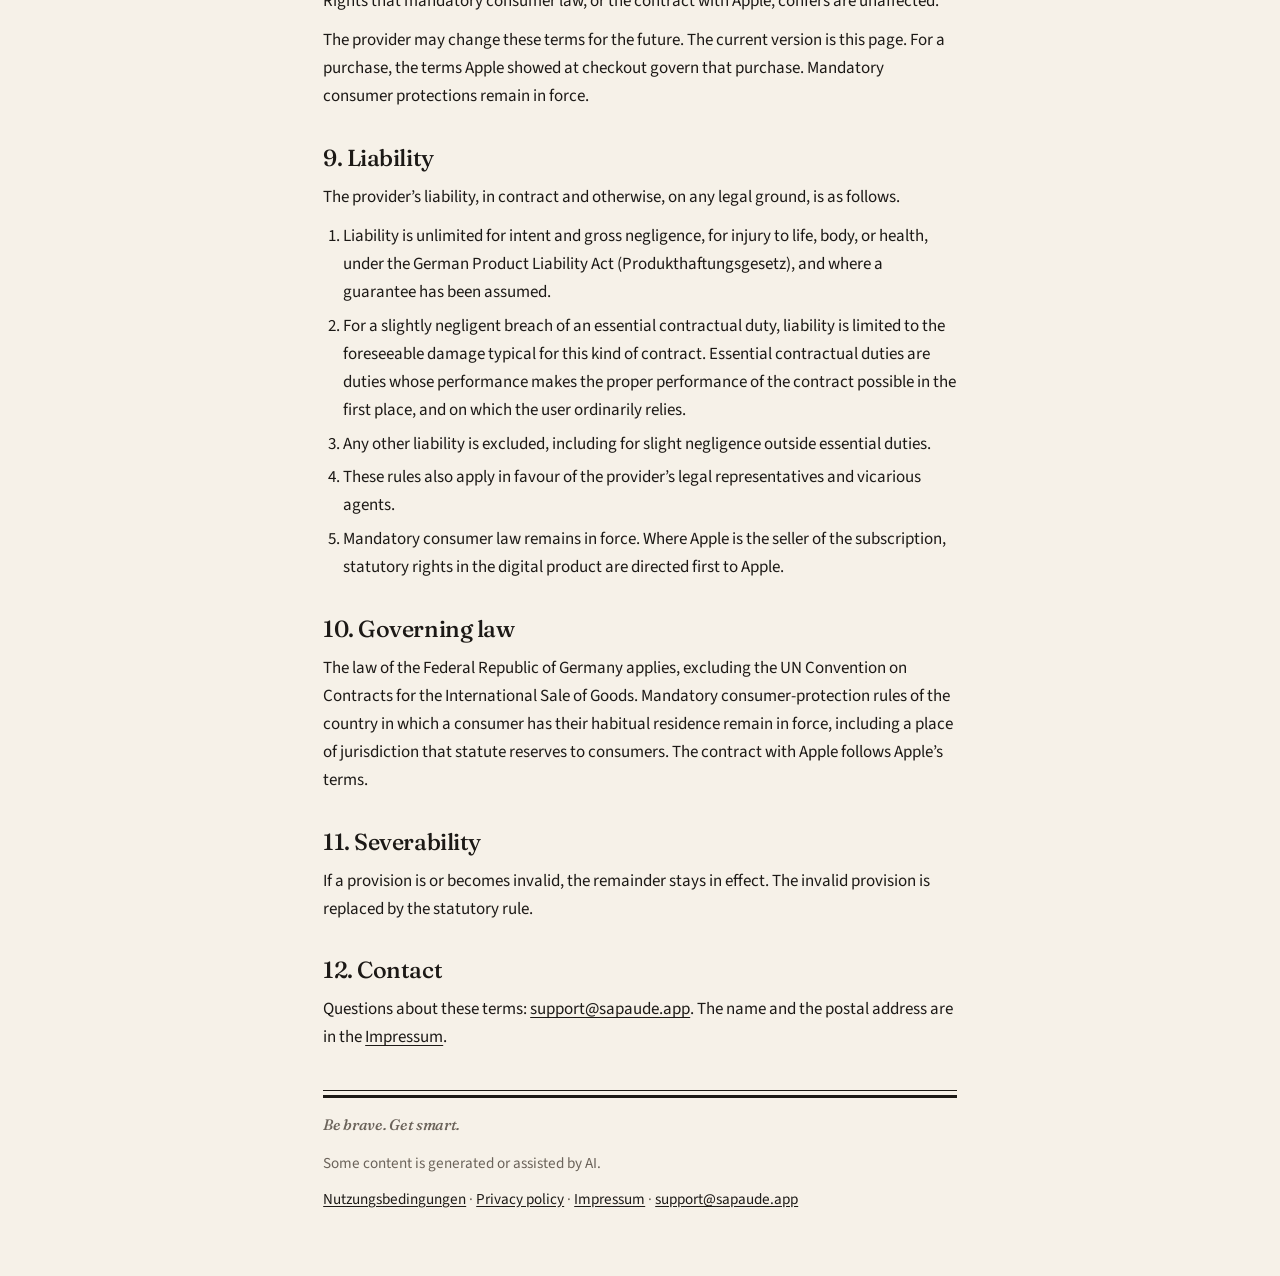
<file: docs/en/terms/index.html>
<!DOCTYPE html>
<html lang="en">
<head>
  <meta charset="utf-8">
  <meta name="viewport" content="width=device-width, initial-scale=1">
  <link rel="icon" href="../../favicon.svg" type="image/svg+xml">
  <link rel="icon" href="../../favicon-32.png" sizes="32x32" type="image/png">
  <link rel="apple-touch-icon" href="../../apple-touch-icon.png">
  <title>Terms of Use – Sapaude</title>
  <meta name="description" content="Terms of Use for the Sapaude learning app and this website. Sapaude Pro is sold and billed by Apple. Liability is limited only as far as German law allows.">
  <link rel="canonical" href="https://sapaude.app/en/terms/">
  <link rel="alternate" hreflang="en" href="https://sapaude.app/en/terms/">
  <link rel="alternate" hreflang="de" href="https://sapaude.app/nutzungsbedingungen/">
  <link rel="alternate" hreflang="x-default" href="https://sapaude.app/nutzungsbedingungen/">
  <link rel="stylesheet" href="../../styles.css">
</head>
<body>
  <a class="skip" href="#content">Skip to content</a>
  <div class="wrap">
    <header class="site-header">
      <a class="brand" href="../" aria-label="sapaude.">sapaude<span class="brand-dot" aria-hidden="true"></span></a>
      <nav class="site-nav" aria-label="Legal">
        <a href="../../nutzungsbedingungen/" hreflang="de" lang="de">Nutzungsbedingungen</a>
        <a href="./" aria-current="page">Terms</a>
        <a href="../privacy/">Privacy</a>
        <a href="../../impressum/">Impressum</a>
      </nav>
    </header>
    <main id="content">
      <p class="lang">Deutsche Fassung: <a href="../../nutzungsbedingungen/" hreflang="de" lang="de">Nutzungsbedingungen</a>. If the two versions differ, the German text prevails.</p>
      <h1>Terms of Use</h1>
      <p class="meta">Last updated: <time datetime="2026-10-22">22 October 2026</time></p>
      <p>These terms govern use of the Sapaude app and of this website (sapaude.app) in relation to the provider. They are a translation of the German terms for easier reading. The provider is the sole proprietor named in the <a href="../../impressum/">legal notice (Impressum)</a>. The name and the postal address are stated there and are not repeated here.</p>
      <p>Contact: <a href="mailto:support@sapaude.app">support@sapaude.app</a></p>

      <h2>1. Scope</h2>
      <p>Sapaude is a learning app about artificial intelligence: a guided path, articles, quizzes, and a daily briefing. Basics 1 and 2, including listening, can be used free of charge. Listening to the daily briefing is part of Sapaude Pro. Sapaude Pro unlocks the further lessons and features described in the app as part of the subscription.</p>
      <p>These terms apply to use of the app and of this website. The purchase of Sapaude Pro is separate. That contract is made with Apple, not on this website and not with the provider. Conflicting terms of the user do not apply.</p>

      <h2>2. Apple’s Standard EULA</h2>
      <p>Download and use of the iOS app are also subject to Apple’s Licensed Application End User License Agreement (Standard EULA): <a href="https://www.apple.com/legal/internet-services/itunes/dev/stdeula/">apple.com/legal/internet-services/itunes/dev/stdeula</a>. The provider has not put a custom EULA in its place.</p>
      <p>Between the user and Apple, Apple’s terms apply. Between the user and the provider, these terms apply. Where the Standard EULA limits liability in a way German law does not allow, in particular for intent, gross negligence, injury to life, body or health, the German Product Liability Act (Produkthaftungsgesetz), or an assumed guarantee, the liability section below prevails between the user and the provider.</p>

      <h2>3. Sapaude Pro, billing, cancellation, and withdrawal</h2>
      <p>Sapaude Pro is an auto-renewing subscription, monthly or yearly. Only the yearly plan (39.99 € per year) includes a one-week free trial. The monthly plan (7.99 €) has no trial and is billed immediately. Before the purchase, Apple shows the name, the length, the price, what is included, and that the subscription renews.</p>
      <p>Apple sells and bills Sapaude Pro. In the European Union that is usually Apple Distribution International Ltd., as commission agent or seller. Payment, the trial, and renewal run through In-App Purchase. The provider does not take payment on this website and does not itself charge a fee.</p>
      <p>The subscription renews for the same length (a month or a year) unless it is cancelled in the Apple ID subscription settings at least 24 hours before the end of the current period. The yearly plan’s free trial converts to the paid plan: Apple bills it automatically after seven days unless the trial is cancelled at least 24 hours before it ends in the Apple ID subscription settings. The provider cannot cancel an Apple subscription on the user’s behalf.</p>
      <p>Cancellation and refunds are handled only by Apple, under Apple’s terms. The route is the one Apple provides, including the Apple ID subscription settings and <a href="https://reportaproblem.apple.com/">reportaproblem.apple.com</a>. The provider does not refund an amount Apple has charged. The purchase terms Apple displays apply, including the <a href="https://www.apple.com/legal/internet-services/itunes/de/terms.html">Apple Media Services Terms</a> for a German Apple ID, or the version Apple shows for the country of the Apple ID.</p>
      <p>For consumers in the European Union, Apple provides the information on the right of withdrawal in the purchase flow. The statutory period is 14 days. For digital content it ends early where the statute so provides, in particular where the user has expressly agreed that performance starts before the end of the period and has acknowledged that the right of withdrawal is then lost. Apple collects that consent in its checkout. Section 356(5) of the German Civil Code (BGB) is the relevant German rule. This website does not conclude the subscription and does not offer a separate withdrawal button. The provider does not process a withdrawal that belongs to the contract with Apple.</p>
      <p>If the app is later offered on Google Play, Google would sell and bill that listing under Google’s terms. The same split would apply: the store bills, and the provider does not.</p>

      <h2>4. Availability</h2>
      <p>The provider does not guarantee uninterrupted availability of the app, this website, or the content, and does not guarantee error-free operation. Maintenance, faults, updates, and dependence on Apple, GitHub, and other services can interrupt use. Crashes, outages, and loss of data stored only on the device give rise to no claim beyond the statutory minimum. The liability section governs where a claim is not allowed to be excluded. Nothing in this section waives liability for intent, gross negligence, injury to life, body or health, the Product Liability Act, or an assumed guarantee.</p>

      <h2>5. Content, AI, and no professional advice</h2>
      <p>The content is for learning and general orientation. It is compiled with care. Parts of it, in particular the daily briefing and longer articles, are generated or assisted by AI and then edited and assembled. There is no warranty, and no liability beyond the liability section, for accuracy, completeness, or currency.</p>
      <p>Claims and figures that come from a vendor or another source are that party’s claims. They are not promises by the provider. The provider does not adopt them as its own.</p>
      <p>The content is not legal, tax, financial, or other professional advice. Decisions, including business and financial ones, are the user’s own.</p>

      <h2>6. Links</h2>
      <p>The app and this website link to third-party sites, including sources for a briefing item and the stores. The operators of those sites are responsible for their content. The provider does not adopt that content. Links are not checked continuously. When the provider learns of a clear infringement, the link will be removed where that is reasonable. Liability for the provider’s own content follows the liability section and the general law.</p>

      <h2>7. User obligations</h2>
      <p>Use of Sapaude must be lawful. In particular, the user must not:</p>
      <ul>
        <li>use the app or this website for an unlawful purpose</li>
        <li>reverse engineer, decompile, or attempt to derive the source code, except where statute expressly allows it, including section 69e of the German Copyright Act (UrhG)</li>
        <li>scrape or systematically extract the content, the app, or this website beyond ordinary personal use</li>
        <li>bypass a technical protection measure, or share access in order to avoid a subscription</li>
      </ul>

      <h2>8. Changes to content, features, and these terms</h2>
      <p>The provider may change content and features, including to correct errors, retire an outdated piece, or follow the subject matter. There is no claim that a particular article or quiz remains available. What Sapaude Pro includes is what the app describes at the time. Rights that mandatory consumer law, or the contract with Apple, confers are unaffected.</p>
      <p>The provider may change these terms for the future. The current version is this page. For a purchase, the terms Apple showed at checkout govern that purchase. Mandatory consumer protections remain in force.</p>

      <h2>9. Liability</h2>
      <p>The provider’s liability, in contract and otherwise, on any legal ground, is as follows.</p>
      <ol>
        <li>Liability is unlimited for intent and gross negligence, for injury to life, body, or health, under the German Product Liability Act (Produkthaftungsgesetz), and where a guarantee has been assumed.</li>
        <li>For a slightly negligent breach of an essential contractual duty, liability is limited to the foreseeable damage typical for this kind of contract. Essential contractual duties are duties whose performance makes the proper performance of the contract possible in the first place, and on which the user ordinarily relies.</li>
        <li>Any other liability is excluded, including for slight negligence outside essential duties.</li>
        <li>These rules also apply in favour of the provider’s legal representatives and vicarious agents.</li>
        <li>Mandatory consumer law remains in force. Where Apple is the seller of the subscription, statutory rights in the digital product are directed first to Apple.</li>
      </ol>

      <h2>10. Governing law</h2>
      <p>The law of the Federal Republic of Germany applies, excluding the UN Convention on Contracts for the International Sale of Goods. Mandatory consumer-protection rules of the country in which a consumer has their habitual residence remain in force, including a place of jurisdiction that statute reserves to consumers. The contract with Apple follows Apple’s terms.</p>

      <h2>11. Severability</h2>
      <p>If a provision is or becomes invalid, the remainder stays in effect. The invalid provision is replaced by the statutory rule.</p>

      <h2>12. Contact</h2>
      <p>Questions about these terms: <a href="mailto:support@sapaude.app">support@sapaude.app</a>. The name and the postal address are in the <a href="../../impressum/">Impressum</a>.</p>
    </main>
    <footer>
      <p class="claim">Be brave. Get smart.</p>
      <p>Some content is generated or assisted by AI.</p>
      <a href="../../nutzungsbedingungen/" hreflang="de" lang="de">Nutzungsbedingungen</a>
      ·
      <a href="../privacy/">Privacy policy</a>
      ·
      <a href="../../impressum/">Impressum</a>
      ·
      <a href="mailto:support@sapaude.app">support@sapaude.app</a>
    </footer>
  </div>
</body>
</html>
</file>
<file: docs/landing.css>
/* Sapaude landing. App paper and ink, Fraunces headlines, Source Sans 3 for UI. */

@font-face {
  font-family: "Fraunces";
  src: url("assets/fraunces-latin-500.woff2") format("woff2");
  font-weight: 500;
  font-style: normal;
  font-display: swap;
  unicode-range: U+0000-00FF, U+0131, U+0152-0153, U+02BB-02BC, U+02C6, U+02DA, U+02DC, U+2000-206F, U+2074, U+20AC, U+2122, U+2191, U+2193, U+2212, U+2215, U+FEFF, U+FFFD;
}

@font-face {
  font-family: "Fraunces";
  src: url("assets/fraunces-latin-500-italic.woff2") format("woff2");
  font-weight: 500;
  font-style: italic;
  font-display: swap;
  unicode-range: U+0000-00FF, U+0131, U+0152-0153, U+02BB-02BC, U+02C6, U+02DA, U+02DC, U+2000-206F, U+2074, U+20AC, U+2122, U+2191, U+2193, U+2212, U+2215, U+FEFF, U+FFFD;
}

@font-face {
  font-family: "Fraunces";
  src: url("assets/fraunces-latin-600.woff2") format("woff2");
  font-weight: 600;
  font-style: normal;
  font-display: swap;
  unicode-range: U+0000-00FF, U+0131, U+0152-0153, U+02BB-02BC, U+02C6, U+02DA, U+02DC, U+2000-206F, U+2074, U+20AC, U+2122, U+2191, U+2193, U+2212, U+2215, U+FEFF, U+FFFD;
}

@font-face {
  font-family: "Source Sans 3";
  src: url("assets/source-sans-3-latin-400.woff2") format("woff2");
  font-weight: 400;
  font-style: normal;
  font-display: swap;
  unicode-range: U+0000-00FF, U+0131, U+0152-0153, U+02BB-02BC, U+02C6, U+02DA, U+02DC, U+2000-206F, U+2074, U+20AC, U+2122, U+2191, U+2193, U+2212, U+2215, U+FEFF, U+FFFD;
}

@font-face {
  font-family: "Source Sans 3";
  src: url("assets/source-sans-3-latin-600.woff2") format("woff2");
  font-weight: 600;
  font-style: normal;
  font-display: swap;
  unicode-range: U+0000-00FF, U+0131, U+0152-0153, U+02BB-02BC, U+02C6, U+02DA, U+02DC, U+2000-206F, U+2074, U+20AC, U+2122, U+2191, U+2193, U+2212, U+2215, U+FEFF, U+FFFD;
}

:root {
  color-scheme: light;
  --bg: #F6F1E8;
  --surface: #FBF8F2;
  --card: #FFFFFF;
  --text: #1C1916;
  --muted: #6B635A;
  --faint: #72695F;
  --hairline: #E3DACD;
  --rule: #E3DACD;
  --rule-strong: #D4CBBC;
  --paper: #F6F1E8;
  --ink: #1C1916;
  --ink-soft: #3C362F;
  --accent: #1E6E8C;
  --on-accent: #F4FBFE;
  --accent-soft: #E4F2F7;
  --pressed: #EFE8DC;
  --pad: clamp(1.05rem, 3.2vw, 2.25rem);
  --max: 1120px;
  --serif: "Fraunces", "Iowan Old Style", Palatino, "Palatino Linotype", Georgia, serif;
  --sans: "Source Sans 3", ui-sans-serif, system-ui, -apple-system, "Segoe UI", sans-serif;
}

*,
*::before,
*::after {
  box-sizing: border-box;
}

html {
  scroll-behavior: smooth;
  overflow-x: clip;
}

body {
  margin: 0;
  background: var(--bg);
  color: var(--text);
  font-family: var(--sans);
  font-size: 1.0625rem;
  font-weight: 400;
  line-height: 1.55;
  font-synthesis: none;
  text-rendering: optimizeLegibility;
  -webkit-font-smoothing: antialiased;
}

::selection {
  background: var(--accent);
  color: var(--on-accent);
}

.skip {
  position: absolute;
  left: 0.75rem;
  top: 0.75rem;
  transform: translateY(-160%);
  background: var(--accent);
  color: var(--on-accent);
  padding: 0.45rem 0.7rem;
  z-index: 30;
  text-decoration: none;
  font-weight: 600;
}

.skip:focus {
  position: fixed;
  transform: none;
}

.wrap {
  width: min(var(--max), 100%);
  margin-inline: auto;
  padding-inline: var(--pad);
}

.masthead {
  position: sticky;
  top: 0;
  z-index: 20;
  background: var(--bg);
}

.masthead.is-scrolled {
  box-shadow: 0 1px 0 var(--rule-strong);
}

.mast-bar {
  display: flex;
  align-items: center;
  gap: 0.75rem;
  min-height: 4.25rem;
}

.brand {
  color: var(--text);
  text-decoration: none;
  font-family: var(--serif);
  font-weight: 500;
  font-size: 1.65rem;
  letter-spacing: -0.03em;
  line-height: 1;
  display: inline-flex;
  align-items: baseline;
  min-height: 44px;
  padding: 0;
  flex: none;
}

.brand-dot {
  display: inline-block;
  width: 0.2em;
  height: 0.2em;
  margin-left: 0.09em;
  background: #3C9EC4;
  flex: none;
}

.brand-inline {
  font-family: var(--serif);
  font-weight: 500;
  letter-spacing: -0.03em;
}

.mast-tools {
  display: flex;
  align-items: center;
  gap: 0.45rem;
  margin-left: auto;
  flex: none;
}

.lang {
  color: var(--muted);
  text-decoration: none;
  font-size: 0.82rem;
  font-weight: 600;
  letter-spacing: 0.04em;
  min-height: 44px;
  min-width: 44px;
  display: inline-flex;
  align-items: center;
  justify-content: center;
  padding: 0 0.15rem;
  flex: none;
}

.nav-cta {
  display: inline-flex;
  align-items: center;
  justify-content: center;
  min-height: 44px;
  padding: 0 0.95rem;
  border-radius: 12px;
  background: var(--accent);
  color: var(--on-accent);
  font-weight: 600;
  font-size: 0.95rem;
  line-height: 1;
  text-decoration: none;
  flex: none;
}

.nav-cta:hover {
  text-decoration: none;
  background: #185a74;
}

.burger {
  width: 44px;
  height: 44px;
  padding: 0;
  border: 1px solid var(--rule-strong);
  background: transparent;
  color: var(--text);
  display: inline-flex;
  flex-direction: column;
  justify-content: center;
  align-items: center;
  gap: 5px;
  cursor: pointer;
}

.burger span {
  display: block;
  width: 16px;
  height: 1px;
  background: var(--text);
}

.nav-backdrop {
  position: fixed;
  inset: 0;
  background: rgba(14, 13, 12, 0.72);
  z-index: 30;
  opacity: 0;
  visibility: hidden;
}

.nav-backdrop.active {
  opacity: 1;
  visibility: visible;
}

.mobile-nav {
  position: fixed;
  top: 0;
  right: 0;
  z-index: 40;
  width: min(22rem, 100%);
  height: 100%;
  background: var(--bg);
  border-left: 1px solid var(--rule-strong);
  padding: 5.5rem 1.4rem 2rem;
  transform: translateX(100%);
  visibility: hidden;
}

.mobile-nav.active {
  transform: translateX(0);
  visibility: visible;
}

.mobile-nav a {
  display: flex;
  align-items: baseline;
  gap: 0.85rem;
  min-height: 52px;
  color: var(--text);
  text-decoration: none;
  font-family: var(--serif);
  font-weight: 500;
  font-size: 1.65rem;
  border-bottom: 1px solid var(--rule);
}

.mobile-nav-index {
  font-style: italic;
  font-weight: 500;
  font-size: 0.95rem;
  color: var(--faint);
  width: 1.8rem;
}

@media (min-width: 980px) {
  .burger,
  .nav-backdrop,
  .mobile-nav {
    display: none;
  }
}

.site-nav {
  display: flex;
  flex-wrap: nowrap;
  align-items: center;
  gap: 0.05rem;
  min-width: 0;
  margin-left: 0.35rem;
}

.site-nav a {
  color: var(--text);
  text-decoration: none;
  font-size: 0.95rem;
  padding: 0.35rem 0.55rem;
  min-height: 44px;
  display: inline-flex;
  align-items: center;
  white-space: nowrap;
}

@media (max-width: 979px) {
  .site-nav {
    display: none;
  }
}

.site-nav a:hover,
.site-nav a.is-active,
.lang:hover,
.item-source a:hover,
.footer-nav a:hover,
.mail:hover,
.faq a:hover {
  text-decoration: underline;
  text-underline-offset: 0.18em;
}

.rules {
  display: grid;
  gap: 3px;
}

.rules span {
  display: block;
  background: var(--text);
  transform-origin: left center;
}

.rules span:first-child {
  height: 3px;
}

.rules span:last-child {
  height: 1px;
}

section[id] {
  scroll-margin-top: 5.25rem;
}

h1,
h2,
.level h3,
.brief-item h3,
.pull {
  font-family: var(--serif);
  font-weight: 600;
  letter-spacing: -0.02em;
  text-wrap: balance;
}

h1 {
  margin: 0;
  max-width: 11ch;
  font-size: clamp(2.75rem, 4.7vw, 4.45rem);
  line-height: 0.96;
  letter-spacing: -0.03em;
}

h2 {
  margin: 0.3rem 0 0;
  font-size: clamp(1.85rem, 4vw, 3rem);
  line-height: 1.02;
  max-width: 18ch;
}

p {
  margin: 0.75rem 0 0;
}

a {
  color: inherit;
}

a:focus-visible,
.skip:focus,
summary:focus-visible {
  outline: 2px solid var(--text);
  outline-offset: 3px;
}

.kicker {
  margin: 0;
  font-size: 0.6875rem;
  font-weight: 600;
  letter-spacing: 0.12em;
  line-height: 1.27;
  text-transform: uppercase;
  color: var(--accent);
}

.front {
  position: relative;
  padding-block: clamp(0.35rem, 1.4vw, 0.85rem) clamp(1.1rem, 2.6vw, 1.75rem);
}

.lede,
.level p,
.essay p,
.notice p,
.faq p {
  max-width: 40rem;
}

.lede {
  color: var(--muted);
  font-size: 1.05rem;
}

.prose {
  text-align: left;
  hyphens: auto;
  -webkit-hyphens: auto;
  hyphenate-limit-chars: 6 3 3;
}

.store-row {
  display: flex;
  flex-wrap: wrap;
  align-items: center;
  gap: 0.65rem;
  margin: 1.45rem 0 0;
}

.store-pending {
  display: inline-flex;
  align-items: center;
  justify-content: center;
  min-height: 52px;
  padding: 0.7rem 1.15rem;
  border: 0;
  border-radius: 12px;
  background: var(--accent);
  color: var(--on-accent);
  font-weight: 600;
  font-size: 1rem;
  line-height: 1.2;
}

.store-play {
  min-height: 42px;
  padding: 0.35rem 0.85rem;
  border: 1.5px solid var(--rule-strong);
  background: transparent;
  color: var(--text);
  font-size: 0.84rem;
}

.meta,
.item-meta,
.fine {
  color: var(--muted);
}

.store-link {
  display: inline-block;
  padding: 12px;
  line-height: 0;
}

.store-link img {
  display: block;
  height: 48px;
  width: auto;
}

.block {
  padding-block: clamp(2.25rem, 6vw, 4.25rem);
  border-top: 1px solid var(--rule);
}

.section-head {
  display: grid;
  gap: 0.85rem;
  align-items: end;
}

.meta {
  margin: 0;
  font-size: 0.92rem;
}

.levels {
  list-style: none;
  margin: 1.5rem 0 0;
  padding: 0;
}

.level {
  display: grid;
  gap: 0.35rem 1.25rem;
  padding: 1.15rem 0;
  border-top: 1px solid var(--rule);
}

.level-index {
  margin: 0;
  font-family: var(--serif);
  font-style: italic;
  font-weight: 500;
  font-size: 1.65rem;
  line-height: 1;
  color: var(--faint);
}

.level h3 {
  margin: 0;
  font-size: clamp(1.7rem, 3vw, 2.15rem);
  line-height: 1;
}

.level p {
  margin: 0.45rem 0 0;
  color: var(--muted);
}

.brief-list {
  list-style: none;
  display: grid;
  gap: 0.75rem;
  margin: 1.35rem 0 0;
  padding: 0;
}

.brief-item {
  margin: 0;
  padding: 1rem 1.05rem 1.15rem;
  border: 1px solid var(--hairline);
  border-radius: 16px;
  background: var(--card);
  display: flex;
  flex-direction: column;
  min-height: 100%;
}

.item-meta {
  margin: 0;
  font-size: 0.75rem;
  font-weight: 600;
  letter-spacing: 0.12em;
  text-transform: uppercase;
}

.brief-item h3 {
  margin: 0.45rem 0 0;
  font-size: clamp(1.35rem, 2vw, 1.6rem);
  line-height: 1.15;
  letter-spacing: -0.02em;
}

.brief-item p {
  color: var(--muted);
}

.item-source {
  margin-top: auto;
  padding-top: 0.85rem;
  font-size: 0.92rem;
}

.item-source a {
  text-underline-offset: 0.18em;
}

.essay {
  background: var(--card);
  color: var(--ink);
  padding-block: clamp(2.4rem, 6vw, 4.5rem);
}

.essay ::selection {
  background: var(--ink);
  color: var(--paper);
}

.essay .pull,
.essay .section-eyebrow,
.essay .section-breadcrumb-row {
  color: var(--ink-soft);
}

.essay .section-eyebrow-dot,
.essay .section-breadcrumb-dot {
  background: var(--ink);
}

.essay .section-breadcrumb-line {
  background: rgba(26, 22, 18, 0.35);
}

.wording--after .kicker {
  color: var(--paper);
}

.essay h2 {
  max-width: 14ch;
}

.pull {
  margin: 1.1rem 0 0;
  font-style: italic;
  font-size: clamp(1.55rem, 3vw, 2.15rem);
  line-height: 1.2;
  max-width: 18ch;
}

.essay .lede,
.essay-copy p {
  color: var(--ink-soft);
  max-width: 38rem;
}

.essay a:focus-visible {
  outline-color: var(--ink);
}

.notice {
  padding-block: clamp(2rem, 5vw, 3.25rem);
  border-bottom: 1px solid var(--rule);
}

.notice h2 {
  font-size: clamp(1.7rem, 3vw, 2.35rem);
}

.notice p {
  color: var(--muted);
}

.mail {
  display: inline-flex;
  align-items: center;
  min-height: 44px;
  margin-top: 0.85rem;
  color: var(--text);
  font-weight: 600;
  text-underline-offset: 0.16em;
}

.faq details {
  border-top: 1px solid var(--rule);
}

.faq details:last-of-type {
  border-bottom: 1px solid var(--rule);
}

.faq summary {
  cursor: pointer;
  list-style: none;
  display: flex;
  align-items: center;
  justify-content: space-between;
  gap: 1rem;
  min-height: 56px;
  padding: 0.85rem 0;
}

.faq summary::-webkit-details-marker {
  display: none;
}

.faq summary::after {
  content: "+";
  font-family: var(--serif);
  font-weight: 500;
  font-size: 1.5rem;
  line-height: 1;
}

.faq details[open] summary::after {
  content: "–";
}

.faq h3 {
  margin: 0;
  font-family: var(--serif);
  font-size: 1.25rem;
  font-weight: 500;
  letter-spacing: -0.015em;
  line-height: 1.25;
}

.faq details p {
  margin: 0 0 1rem;
  color: var(--muted);
}

.faq a {
  text-underline-offset: 0.18em;
}

.colophon {
  padding-block: 1.35rem 6.5rem;
}

.colo-grid {
  display: grid;
  gap: 1.25rem;
  margin-top: 1.15rem;
}

.colophon address {
  font-style: normal;
  margin: 0;
  color: var(--text);
}

.footer-nav {
  display: flex;
  flex-wrap: wrap;
  gap: 0.35rem 1.1rem;
}

.footer-nav a {
  color: var(--text);
  min-height: 44px;
  display: inline-flex;
  align-items: center;
  text-underline-offset: 0.18em;
}

.fine {
  margin: 0.7rem 0 0;
  max-width: 40rem;
  font-size: 0.92rem;
}

.visually-hidden {
  position: absolute;
  width: 1px;
  height: 1px;
  padding: 0;
  margin: -1px;
  overflow: hidden;
  clip: rect(0, 0, 0, 0);
  white-space: nowrap;
  border: 0;
}

@media (min-width: 768px) {
  .level {
    grid-template-columns: 3.5rem minmax(7rem, 11rem) minmax(0, 1fr);
    align-items: baseline;
    column-gap: 1.5rem;
  }

  .level p {
    margin: 0;
  }

  .section-head {
    grid-template-columns: minmax(0, 1fr) auto;
  }

  .essay-grid {
    display: grid;
    grid-template-columns: minmax(0, 0.9fr) minmax(0, 1fr);
    column-gap: 3rem;
    align-items: start;
  }

  .essay-grid .kicker {
    grid-column: 1 / -1;
  }

  .essay-copy {
    padding-top: 0.35rem;
  }

  .colo-grid {
    grid-template-columns: minmax(0, 0.8fr) minmax(0, 0.9fr) minmax(0, 1.1fr);
    align-items: start;
  }
}

@media (min-width: 1100px) {
  .brief-list {
    grid-template-columns: repeat(3, minmax(0, 1fr));
    margin-top: 1.75rem;
  }

  .brief-item,
  .brief-item:first-child,
  .brief-item:last-child {
    border: 1px solid var(--hairline);
    padding: 1rem 1.05rem 1.15rem;
  }
}

@media (prefers-reduced-motion: no-preference) {
  .rules span {
    animation: rule-in 0.65s cubic-bezier(0.2, 0.7, 0.2, 1) both;
  }

  .rules span:last-child {
    animation-delay: 0.1s;
  }
}

@keyframes rule-in {
  from {
    transform: scaleX(0);
  }

  to {
    transform: scaleX(1);
  }
}

@media (prefers-reduced-motion: reduce) {
  html {
    scroll-behavior: auto;
  }

  .rules span {
    animation: none;
  }
}

@media (forced-colors: active) {
  .store-pending,
  .nav-cta,
  .plan,
  .lang,
  .brief-item,
  .level,
  .faq details {
    border-color: CanvasText;
  }

  .nav-cta,
  .store-pending:not(.store-play) {
    background: ButtonFace;
    color: ButtonText;
  }
}

/* Product hero, marquees, giant rows, compare, spotlight. */

.scroll-indicator {
  display: flex;
  flex-direction: column;
  align-items: center;
  gap: 0.45rem;
  margin-top: clamp(1.35rem, 3vw, 2.1rem);
  color: var(--faint);
  text-decoration: none;
  font-size: 0.68rem;
  font-weight: 600;
  letter-spacing: 0.18em;
  text-transform: uppercase;
}

.scroll-indicator-line {
  width: 1px;
  height: 36px;
  background: var(--text);
  transform-origin: top center;
}

.trust-bar {
  border-top: 1px solid var(--rule);
  border-bottom: 1px solid var(--rule);
  overflow: hidden;
  padding: 0.85rem 0;
}

.trust-inner {
  display: grid;
  gap: 0.65rem;
}

.trust-label {
  margin: 0;
  font-size: 0.72rem;
  font-weight: 600;
  letter-spacing: 0.14em;
  text-transform: uppercase;
  color: var(--muted);
}

.trust-logos {
  overflow: hidden;
  -webkit-mask-image: linear-gradient(to right, transparent, #000 1.25rem, #000 calc(100% - 1.25rem), transparent);
  mask-image: linear-gradient(to right, transparent, #000 1.25rem, #000 calc(100% - 1.25rem), transparent);
}

.trust-lead {
  flex: none;
  width: 1.25rem;
}

.trust-track,
.marquee-track {
  display: flex;
  width: max-content;
  animation: marquee-scroll 28s linear infinite;
}

.trust-bar:hover .trust-track,
.marquee-strip:hover .marquee-track {
  animation-play-state: paused;
}

.trust-set {
  display: flex;
  align-items: center;
  flex-shrink: 0;
}

.trust-item {
  font-size: 0.95rem;
  letter-spacing: 0.04em;
}

.trust-slash {
  margin: 0 0.9rem;
  color: var(--faint);
}

.section-eyebrow {
  display: inline-flex;
  align-items: center;
  gap: 0.6rem;
  margin: 0 0 0.75rem;
  font-size: 0.75rem;
  font-weight: 600;
  letter-spacing: 0.14em;
  text-transform: uppercase;
  color: var(--muted);
}

.section-eyebrow-dot,
.section-breadcrumb-dot {
  width: 5px;
  height: 5px;
  border-radius: 50%;
  background: var(--text);
}

.path-grid {
  display: grid;
  gap: 2rem;
  align-items: start;
}

.chance-visual {
  border-top: 1px solid var(--rule-strong);
  padding-top: 1rem;
}

.chance-badge {
  margin: 0;
  font-family: var(--serif);
  font-style: italic;
  font-weight: 500;
  font-size: 1.2rem;
}

.chance-row {
  display: grid;
  grid-template-columns: 4.5rem minmax(0, 1fr);
  gap: 0.7rem;
  align-items: center;
  margin-top: 0.75rem;
}

.chance-row span {
  font-size: 0.85rem;
  color: var(--muted);
}

.chance-bar {
  height: 6px;
  background: var(--rule);
}

.chance-bar i {
  display: block;
  height: 100%;
  background: var(--text);
}

.chance-note {
  margin: 0.8rem 0 0;
  font-size: 0.85rem;
  color: var(--faint);
}

.level.giant-row {
  grid-template-columns: auto minmax(0, 1fr) auto;
  align-items: center;
  column-gap: 1rem;
  margin-top: 0.75rem;
  padding: 1rem 1.05rem;
  border: 1px solid var(--hairline);
  border-radius: 16px;
  background: var(--card);
}

.level.giant-row h3 {
  transition: color 0.2s ease;
}

.giant-arrow {
  font-family: var(--serif);
  font-size: 1.4rem;
  color: var(--faint);
}

.level.giant-row div p {
  margin-top: 0.35rem;
}

.level.giant-row:hover h3 {
  text-decoration: underline;
  text-underline-offset: 0.12em;
}

.level.giant-row:hover .giant-arrow {
  transform: rotate(45deg);
}

.section-breadcrumb {
  margin-top: 1.75rem;
}

.section-breadcrumb-row {
  display: flex;
  justify-content: space-between;
  gap: 1rem;
  align-items: center;
  padding-bottom: 0.55rem;
  font-size: 0.75rem;
  font-weight: 600;
  letter-spacing: 0.12em;
  text-transform: uppercase;
  color: var(--muted);
}

.section-breadcrumb-row span:first-child {
  display: inline-flex;
  align-items: center;
  gap: 0.55rem;
}

.section-breadcrumb-line {
  height: 1px;
  background: var(--rule-strong);
}

.marquee-strip {
  overflow: hidden;
  border-top: 1px solid var(--rule);
  border-bottom: 1px solid var(--rule);
  padding: 0.85rem 0;
  -webkit-mask-image: linear-gradient(to right, transparent, #000 1.25rem, #000 calc(100% - 1.25rem), transparent);
  mask-image: linear-gradient(to right, transparent, #000 1.25rem, #000 calc(100% - 1.25rem), transparent);
}

.marquee-phrase {
  display: inline-flex;
  align-items: center;
  gap: 0.8rem;
  padding-right: 2rem;
  font-family: var(--serif);
  font-style: italic;
  font-weight: 500;
  font-size: clamp(1.7rem, 4.5vw, 3.2rem);
  letter-spacing: -0.02em;
  color: transparent;
  -webkit-text-stroke: 1px rgba(28, 25, 22, 0.45);
}

.marquee-slash {
  color: var(--text);
  -webkit-text-stroke: 0;
  font-style: normal;
}

.compare-pair {
  display: grid;
  gap: 0.75rem;
  margin-top: 1.35rem;
}

.compare-card {
  padding: 1.1rem 1rem 1.15rem;
  border: 1px solid var(--hairline);
  border-radius: 16px;
  background: var(--card);
}

.compare-card h3 {
  margin: 0 0 0.7rem;
  font-family: var(--serif);
  font-weight: 500;
  font-size: 1.55rem;
}

.compare-card ul {
  list-style: none;
  margin: 0;
  padding: 0;
}

.compare-card li {
  margin: 0.45rem 0 0;
  padding-left: 1.1rem;
  position: relative;
}

.compare-card li::before {
  position: absolute;
  left: 0;
  font-family: var(--serif);
}

.compare-card--bad li::before {
  content: "–";
}

.compare-card--good {
  background: var(--ink);
  color: var(--paper);
}

.compare-card--good li::before {
  content: "+";
}

.wording-pair {
  display: grid;
  gap: 0.75rem;
  margin-top: 1.5rem;
}

.wording {
  padding: 1rem 1.15rem 1.2rem;
  border: 1px solid var(--hairline);
  border-radius: 16px;
  background: var(--card);
}

.wording p {
  margin: 0.4rem 0 0;
  max-width: none;
  font-family: var(--serif);
  font-size: clamp(1.2rem, 2.2vw, 1.65rem);
  line-height: 1.28;
}

.wording .kicker {
  margin: 0;
  font-family: var(--sans);
  font-size: 0.75rem;
  line-height: 1.3;
}

.wording--after {
  background: var(--ink);
  color: var(--paper);
}

.stats-row {
  display: grid;
  margin-top: 1.5rem;
  border-top: 1px solid rgba(26, 22, 18, 0.2);
}

.stat {
  padding: 0.9rem 0;
  border-bottom: 1px solid rgba(26, 22, 18, 0.15);
}

.stat strong {
  display: block;
  font-family: var(--serif);
  font-weight: 500;
  font-size: clamp(1.45rem, 2.5vw, 1.8rem);
  letter-spacing: -0.03em;
  line-height: 1.08;
  text-wrap: balance;
}

.stat span {
  color: var(--ink-soft);
  font-size: 0.95rem;
}

.footer-claim {
  margin: 1.35rem 0 0;
  text-align: center;
  font-family: var(--serif);
  font-style: italic;
  font-weight: 500;
  font-size: 1.05rem;
  letter-spacing: -0.02em;
  color: var(--muted);
}

.wordmark {
  margin: 0.85rem 0 0;
  font-family: var(--serif);
  font-weight: 500;
  font-size: clamp(3.1rem, 13.5vw, 8.4rem);
  line-height: 0.82;
  letter-spacing: -0.045em;
  text-align: center;
}

.back-top {
  position: fixed;
  right: 0.85rem;
  bottom: 6.4rem;
  z-index: 25;
  min-width: 44px;
  min-height: 44px;
  padding: 0 0.75rem;
  border: 1px solid var(--rule-strong);
  background: var(--bg);
  color: var(--text);
  font-family: var(--serif);
  font-size: 0.95rem;
  cursor: pointer;
  opacity: 0;
  pointer-events: none;
}

.back-top.is-visible {
  opacity: 1;
  pointer-events: auto;
}

.has-reveal .reveal-text {
  opacity: 0;
  transform: translateY(16px);
  transition: opacity 0.7s ease, transform 0.7s cubic-bezier(0.16, 1, 0.3, 1);
}

.has-reveal .reveal-text.is-visible {
  opacity: 1;
  transform: none;
}

@keyframes marquee-scroll {
  from { transform: translateX(0); }
  to { transform: translateX(-50%); }
}

@keyframes scroll-line-pulse {
  0%, 100% { transform: scaleY(0.35); opacity: 0.35; }
  50% { transform: scaleY(1); opacity: 1; }
}

@media (min-width: 768px) {
  .trust-inner {
    grid-template-columns: 9rem minmax(0, 1fr);
    align-items: center;
  }

  .path-grid {
    grid-template-columns: minmax(0, 1.1fr) minmax(16rem, 0.8fr);
  }

  .compare-pair,
  .wording-pair {
    grid-template-columns: 1fr 1fr;
  }

  .stats-row {
    grid-template-columns: repeat(3, minmax(0, 1fr));
  }

  .stat {
    padding: 1rem 1rem 0.2rem 0;
    border-bottom: 0;
    border-left: 1px solid rgba(26, 22, 18, 0.2);
    padding-left: 1rem;
  }

  .stat:first-child {
    border-left: 0;
    padding-left: 0;
  }
}

@media (prefers-reduced-motion: no-preference) {
  .mobile-nav,
  .nav-backdrop,
  .back-top,
  .giant-arrow {
    transition: transform 0.3s ease, opacity 0.3s ease, visibility 0.3s ease;
  }

  .scroll-indicator-line {
    animation: scroll-line-pulse 2s ease-in-out infinite;
  }
}

@media (prefers-reduced-motion: reduce) {
  .trust-track,
  .marquee-track,
  .scroll-indicator-line,
  .has-reveal .reveal-text {
    animation: none;
    opacity: 1;
    transform: none;
    transition: none;
  }

  .trust-set[aria-hidden="true"],
  .marquee-phrase[aria-hidden="true"] {
    display: none;
  }

  .trust-track,
  .marquee-track {
    width: auto;
    white-space: normal;
    flex-wrap: wrap;
  }

  .sapaude-float,
  .plan-arrow {
    transition: none;
  }

  .sapaude-book,
  .sapaude-pose {
    animation: none;
    transition: none;
  }

  .sapaude-pose-idle {
    opacity: 1;
  }

  .sapaude-pose-blink,
  .sapaude-pose-present {
    opacity: 0;
  }
}

.visually-hidden {
  position: absolute;
  width: 1px;
  height: 1px;
  padding: 0;
  margin: -1px;
  overflow: hidden;
  clip: rect(0, 0, 0, 0);
  white-space: nowrap;
  border: 0;
}

.sapaude-hello {
  display: flex;
  align-items: flex-end;
  gap: 0.85rem;
  padding: 1rem 1rem 0;
}

.sapaude-mark {
  position: relative;
  display: block;
  overflow: visible;
  flex: none;
  line-height: 0;
  background: transparent;
  transform: translateY(var(--sapaude-nod, 0px)) rotate(var(--sapaude-turn, 0deg));
  transform-origin: center center;
}

.sapaude-hello .sapaude-mark {
  width: 156px;
  height: 168px;
}

.sapaude-mark img,
.sapaude-face {
  position: absolute;
  inset: 0;
  display: block;
  width: 100%;
  height: 100%;
  background: transparent;
}

.sapaude-mark img {
  object-fit: contain;
}

.sapaude-face {
  overflow: visible;
  pointer-events: none;
}

@media (max-height: 739px) {
  .sapaude-hello .sapaude-mark {
    width: 112px;
    height: 121px;
  }
}

.sapaude-bubble {
  margin: 0 0 0.85rem;
  padding: 0.8rem 0.95rem;
  background: var(--card);
  border: 1px solid var(--hairline);
  border-radius: 16px;
  font-family: var(--serif);
  font-weight: 500;
  font-size: clamp(1.2rem, 2vw, 1.45rem);
  line-height: 1.25;
  letter-spacing: -0.02em;
  color: var(--ink);
}

.sapaude-float {
  position: fixed;
  right: 12px;
  bottom: 12px;
  z-index: 32;
  width: 72px;
  height: 72px;
  line-height: 0;
  text-decoration: none;
  background: transparent;
  overflow: visible;
  transform: translateY(var(--sapaude-float, 0px));
  opacity: 0;
  pointer-events: none;
  transition: opacity 0.25s ease;
}

.sapaude-float.is-visible {
  opacity: 1;
  pointer-events: auto;
}

.sapaude-float .sapaude-book {
  width: 72px;
}

.sapaude-float:focus-visible {
  outline: 2px solid var(--accent);
  outline-offset: 4px;
}

.phone-stage {
  display: grid;
  grid-auto-flow: column;
  grid-auto-columns: min(70vw, 17.25rem);
  gap: 1rem;
  margin: 1.4rem 0 0;
  padding-bottom: 1.35rem;
  overflow-x: auto;
  scroll-snap-type: x mandatory;
  scroll-padding-inline: 0.15rem;
  overscroll-behavior-x: contain;
}

.phone,
.hero-phone {
  container-type: inline-size;
}

.phone {
  margin: 0;
  scroll-snap-align: center;
}

.phone-bezel {
  padding: 2.6cqw;
  border-radius: 12.5cqw;
  background: #1a1714;
  box-shadow:
    inset 0 0 0 1px rgba(255, 248, 240, 0.16),
    0 18px 34px rgba(28, 25, 22, 0.14);
}

.phone-screen {
  position: relative;
  overflow: hidden;
  aspect-ratio: 1170 / 2532;
  border-radius: 10cqw;
  background: var(--bg);
  line-height: 0;
}

.phone-screen picture {
  display: block;
  width: 100%;
  height: 100%;
}

.phone-shot {
  display: block;
  width: 100%;
  height: 100%;
  object-fit: cover;
  object-position: top center;
}

.phone-island {
  position: absolute;
  z-index: 2;
  top: 1.5%;
  left: 35%;
  width: 30%;
  height: 3.3%;
  border-radius: 999px;
  background: #0c0b0a;
  pointer-events: none;
}

.phone-screen.is-pending .phone-island {
  display: none;
}

.phone-caption {
  margin: 0.65rem 0 0;
  color: var(--muted);
  font-size: 0.82rem;
  font-weight: 600;
  letter-spacing: 0.08em;
  text-align: center;
  text-transform: uppercase;
}

@media (min-width: 760px) {
  .phone-stage {
    grid-auto-columns: min(42vw, 18.5rem);
  }
}

@media (min-width: 1100px) {
  .phone-stage {
    grid-auto-flow: row;
    grid-template-columns: repeat(2, minmax(0, 17.5rem));
    justify-content: start;
    align-items: end;
    gap: 1.5rem 1.35rem;
    overflow: visible;
    padding-bottom: 0.25rem;
  }

  .phone-stage.story-row {
    grid-template-columns: repeat(4, minmax(0, 1fr));
    justify-content: stretch;
    align-items: start;
    gap: 0.7rem;
  }
}

.phone-stage.story-row {
  grid-auto-columns: min(64vw, 15.5rem);
}

@media (max-width: 1099px) {
  .phone-stage.story-row {
    grid-auto-flow: column;
    grid-auto-columns: 100%;
    grid-template-columns: none;
    gap: 0;
    margin-top: 1.15rem;
    padding: 0.15rem 0 2.85rem;
    overflow-x: auto;
    scroll-snap-type: x mandatory;
    scroll-padding-inline: 0;
    overscroll-behavior-x: contain;
    scrollbar-width: none;
  }

  .phone-stage.story-row::-webkit-scrollbar {
    display: none;
  }

  .phone-stage.story-row .phone {
    scroll-snap-align: center;
    scroll-snap-stop: always;
    min-width: 0;
    padding: 0.15rem 0.35rem 0.2rem;
    box-sizing: border-box;
  }

  .phone-stage.story-row .phone-bezel {
    max-width: 17.25rem;
    margin-inline: auto;
    box-shadow:
      inset 0 0 0 1px rgba(255, 248, 240, 0.16),
      0 10px 18px rgba(28, 25, 22, 0.12);
  }
}

@media (max-width: 959px) {
  .sapaude-float {
    display: none;
  }

  .back-top {
    right: 0.75rem;
    bottom: 0.75rem;
  }

  .back-top.is-clear {
    opacity: 0;
    pointer-events: none;
  }
}

.soon-badge {
  display: inline-block;
  margin-left: 0.55rem;
  padding: 0.2rem 0.45rem 0.15rem;
  border: 1px solid currentColor;
  border-radius: 999px;
  font-size: 0.62rem;
  letter-spacing: 0.08em;
  line-height: 1.2;
  vertical-align: 0.12em;
}

.waitlist {
  display: inline-flex;
  align-items: center;
  justify-content: center;
  min-height: 44px;
  margin-top: 0.35rem;
  padding: 0 1.05rem;
  border-radius: 12px;
  background: var(--accent);
  color: var(--on-accent);
  font-weight: 600;
  font-size: 0.95rem;
  line-height: 1;
  text-decoration: none;
}

.waitlist:hover {
  text-decoration: none;
  background: #185a74;
  color: var(--on-accent);
}

.mobile-nav .mobile-cta {
  display: inline-flex;
  align-items: center;
  justify-content: center;
  width: fit-content;
  min-height: 48px;
  margin-top: 1.35rem;
  padding: 0.55rem 1.1rem;
  border: 0;
  border-radius: 12px;
  background: var(--accent);
  color: var(--on-accent);
  font-family: var(--sans);
  font-size: 1rem;
  font-weight: 600;
  line-height: 1.2;
}

.hero {
  display: grid;
  align-items: center;
  gap: 1.75rem;
}

.hero-claim {
  display: flex;
  align-items: center;
  gap: 0.55rem;
  margin: 0 0 0.85rem;
  font-family: var(--serif);
  font-style: italic;
  font-weight: 500;
  font-size: clamp(2rem, 4.2vw, 3.15rem);
  letter-spacing: -0.03em;
  line-height: 1;
  color: var(--ink);
}

.hero-claim::before {
  content: "";
  width: 0.38em;
  height: 0.38em;
  background: #3C9EC4;
  flex: none;
}

.hero-sub {
  margin: 1rem 0 0;
  max-width: 38rem;
  color: var(--ink-soft);
  font-size: 1.08rem;
  line-height: 1.45;
}

.hero-stage {
  position: relative;
  min-width: 0;
}

.hero-phones {
  display: grid;
  grid-template-columns: 1fr 1fr;
  gap: clamp(0.55rem, 1.6vw, 0.95rem);
  align-items: start;
  max-width: 34rem;
  margin-inline: auto;
}

.hero-phone {
  margin: 0;
  min-width: 0;
  container-type: inline-size;
}

.hero-phone-home {
  margin-top: 1.15rem;
}

.hero-phone .phone-bezel {
  box-shadow:
    inset 0 0 0 1px rgba(255, 248, 240, 0.18),
    0 22px 44px rgba(28, 25, 22, 0.16);
}

.hero-sapaude {
  position: absolute;
  z-index: 2;
  left: 0;
  bottom: 1.5%;
  display: flex;
  align-items: flex-end;
  gap: 0.35rem;
  pointer-events: none;
}

.hero-sapaude .sapaude-book {
  width: 8.4rem;
}

.hero-bubble {
  margin: 0 0 0.45rem;
  padding: 0.42rem 0.68rem;
  background: var(--card);
  border: 1px solid var(--hairline);
  border-radius: 14px;
  box-shadow: 0 8px 18px rgba(28, 25, 22, 0.06);
  font-family: var(--serif);
  font-weight: 500;
  font-size: 0.95rem;
  line-height: 1.2;
  letter-spacing: -0.02em;
  color: var(--ink);
}

.plans-wrap {
  margin-top: clamp(1.6rem, 3.6vw, 2.85rem);
}

.plans {
  list-style: none;
  display: grid;
  gap: 0.9rem;
  margin: 0;
  padding: 0;
}

.plans li {
  margin: 0;
  min-width: 0;
}

.plan {
  display: flex;
  flex-direction: column;
  padding: 0.95rem;
  background: var(--card);
  border: 1px solid var(--hairline);
  border-radius: 18px;
  overflow: hidden;
  color: inherit;
  text-decoration: none;
}

.plan:hover {
  border-color: #cfc4b4;
  text-decoration: none;
}

.plan-top {
  display: flex;
  align-items: flex-start;
  justify-content: space-between;
  gap: 0.75rem;
}

.plan-title {
  display: block;
  font-family: var(--serif);
  font-weight: 600;
  font-size: 1.32rem;
  letter-spacing: -0.02em;
  line-height: 1.15;
}

.plan-meta {
  display: block;
  margin-top: 0.28rem;
  color: var(--muted);
  font-size: 0.95rem;
}

.plan-arrow {
  display: grid;
  place-items: center;
  width: 36px;
  height: 36px;
  border-radius: 50%;
  background: var(--bg);
  color: var(--text);
  flex: none;
  transition: background 0.2s ease, color 0.2s ease;
}

.plan:hover .plan-arrow {
  background: var(--accent);
  color: var(--on-accent);
}

.plan-covers {
  display: grid;
  grid-template-columns: repeat(3, minmax(0, 1fr));
  gap: 0.55rem;
  margin-top: 0.85rem;
}

.cover {
  position: relative;
  display: flex;
  flex-direction: column;
  gap: 0.28rem;
  min-height: 6.75rem;
  padding: 0.62rem 0.55rem 1.45rem;
  border-radius: 10px;
  overflow: hidden;
  font-family: var(--serif);
  font-weight: 600;
  letter-spacing: -0.02em;
  line-height: 1.05;
}

.cover-kicker {
  font-family: var(--sans);
  font-size: 0.58rem;
  font-weight: 600;
  letter-spacing: 0.08em;
  text-transform: uppercase;
}

.cover-name {
  font-size: 1.02rem;
}

.cover::after {
  content: "";
  position: absolute;
  left: 0.55rem;
  bottom: 0.6rem;
  width: 2.2rem;
  height: 0.28rem;
  border-radius: 99px;
  background: currentColor;
  opacity: 0.4;
}

.cover-clay { background: #b64c35; color: #fff8f3; }
.cover-gold { background: #e2b12e; color: #14110e; }
.cover-wine { background: #6e2436; color: #fff8f3; }
.cover-ink { background: #24312e; color: #f6f1e8; }
.cover-pine { background: #1c6b58; color: #f4fbfe; }
.cover-sand { background: #e6d3b0; color: #14110e; }
.cover-sea { background: #1e6e8c; color: #f4fbfe; }
.cover-olive { background: #4e5c28; color: #f8f6ef; }

.cover-wine::after,
.cover-sea::after {
  width: 1.45rem;
  height: 1.45rem;
  border-radius: 50%;
  left: auto;
  right: -0.25rem;
  bottom: -0.4rem;
  opacity: 0.28;
}

.cover-pine::after,
.cover-olive::after {
  width: 0.38rem;
  height: 1.05rem;
  border-radius: 2px;
  box-shadow: 0.58rem 0.28rem 0 currentColor, 1.16rem -0.12rem 0 currentColor;
  opacity: 0.45;
}

.cover-gold::after,
.cover-sand::after {
  opacity: 0.38;
}

@media (min-width: 720px) {
  .plans {
    grid-template-columns: repeat(2, minmax(0, 1fr));
    gap: 1rem;
  }
}

@media (min-width: 960px) {
  .hero {
    grid-template-columns: minmax(0, 0.92fr) minmax(0, 1.08fr);
    gap: 1.25rem 1.15rem;
  }

  .hero-phones {
    max-width: none;
    margin-inline: 0;
  }

  .hero-sapaude {
    transform: translateX(-28%);
    bottom: 3%;
  }
}

@media (max-width: 959px) {
  .store-row {
    align-items: flex-start;
  }

  .store-pending:not(.store-play) {
    min-width: min(100%, 18.5rem);
  }

  .hero-phone-home {
    margin-top: 0.75rem;
  }

  .hero-stage {
    padding-bottom: 6.35rem;
  }

  .hero-sapaude {
    left: 0;
    bottom: 0;
    transform: none;
  }

  .hero-sapaude .sapaude-book {
    width: 5.35rem;
  }
}

@media (max-width: 420px) {
  .nav-cta {
    padding: 0 0.7rem;
    font-size: 0.88rem;
  }

  .hero-sapaude .sapaude-book {
    width: 4.7rem;
  }

  .hero-bubble {
    font-size: 0.8rem;
    margin-bottom: 0.1rem;
  }
}

.sapaude-book {
  position: relative;
  aspect-ratio: 1;
  flex: none;
  transform-origin: 50% 82%;
  animation: sapaude-bob 3.6s ease-in-out infinite;
}

.sapaude-pose {
  position: absolute;
  inset: 0;
  width: 100%;
  height: 100%;
  object-fit: contain;
  pointer-events: none;
  user-select: none;
}

.sapaude-pose-idle {
  opacity: 1;
  animation: sapaude-idle 5.6s linear infinite;
}

.sapaude-pose-blink {
  opacity: 0;
  animation: sapaude-blink 5.6s linear infinite;
}

.sapaude-pose-present {
  opacity: 0;
  transition: opacity 180ms ease;
}

body:has(.nav-cta:is(:hover, :focus-visible)) .sapaude-pose-idle,
body:has(.nav-cta:is(:hover, :focus-visible)) .sapaude-pose-blink,
body:has(.mobile-cta:is(:hover, :focus-visible)) .sapaude-pose-idle,
body:has(.mobile-cta:is(:hover, :focus-visible)) .sapaude-pose-blink,
body:has(.store-pending:is(:hover, :focus-visible)) .sapaude-pose-idle,
body:has(.store-pending:is(:hover, :focus-visible)) .sapaude-pose-blink,
.sapaude-float:is(:hover, :focus-visible) .sapaude-pose-idle,
.sapaude-float:is(:hover, :focus-visible) .sapaude-pose-blink {
  animation: none;
  opacity: 0;
}

body:has(.nav-cta:is(:hover, :focus-visible)) .sapaude-pose-present,
body:has(.mobile-cta:is(:hover, :focus-visible)) .sapaude-pose-present,
body:has(.store-pending:is(:hover, :focus-visible)) .sapaude-pose-present,
.sapaude-float:is(:hover, :focus-visible) .sapaude-pose-present {
  opacity: 1;
}

@keyframes sapaude-bob {
  0%,
  100% {
    transform: translateY(0) scale(1);
  }

  50% {
    transform: translateY(-5px) scale(1.018);
  }
}

@keyframes sapaude-idle {
  0%,
  86% {
    opacity: 1;
  }

  88%,
  91.2% {
    opacity: 0;
  }

  93.2%,
  100% {
    opacity: 1;
  }
}

@keyframes sapaude-blink {
  0%,
  86% {
    opacity: 0;
  }

  88%,
  91.2% {
    opacity: 1;
  }

  93.2%,
  100% {
    opacity: 0;
  }
}

@media (prefers-reduced-motion: reduce) {
  .sapaude-book,
  .sapaude-pose,
  body:has(.nav-cta:is(:hover, :focus-visible)) .sapaude-pose,
  body:has(.mobile-cta:is(:hover, :focus-visible)) .sapaude-pose,
  body:has(.store-pending:is(:hover, :focus-visible)) .sapaude-pose,
  .sapaude-float:is(:hover, :focus-visible) .sapaude-pose {
    animation: none;
    transition: none;
  }

  .sapaude-pose-idle,
  body:has(.nav-cta:is(:hover, :focus-visible)) .sapaude-pose-idle,
  body:has(.mobile-cta:is(:hover, :focus-visible)) .sapaude-pose-idle,
  body:has(.store-pending:is(:hover, :focus-visible)) .sapaude-pose-idle,
  .sapaude-float:is(:hover, :focus-visible) .sapaude-pose-idle {
    opacity: 1;
  }

  .sapaude-pose-blink,
  .sapaude-pose-present,
  body:has(.nav-cta:is(:hover, :focus-visible)) .sapaude-pose-blink,
  body:has(.nav-cta:is(:hover, :focus-visible)) .sapaude-pose-present,
  body:has(.mobile-cta:is(:hover, :focus-visible)) .sapaude-pose-blink,
  body:has(.mobile-cta:is(:hover, :focus-visible)) .sapaude-pose-present,
  body:has(.store-pending:is(:hover, :focus-visible)) .sapaude-pose-blink,
  body:has(.store-pending:is(:hover, :focus-visible)) .sapaude-pose-present,
  .sapaude-float:is(:hover, :focus-visible) .sapaude-pose-blink,
  .sapaude-float:is(:hover, :focus-visible) .sapaude-pose-present {
    opacity: 0;
  }
}

@media print {
  body {
    background: #fff;
    color: #000;
  }

  .masthead {
    position: static;
    background: #fff;
  }

  .essay {
    background: #fff;
    color: #000;
  }

  a {
    color: #000;
  }

  .rules span {
    background: #000;
  }
}
</file>
<file: docs/styles.css>
/* Legal pages. Same type as the landing: Fraunces and Source Sans 3 on app paper. */

@font-face {
  font-family: "Fraunces";
  src: url("assets/fraunces-latin-500.woff2") format("woff2");
  font-weight: 500;
  font-style: normal;
  font-display: swap;
  unicode-range: U+0000-00FF, U+0131, U+0152-0153, U+02BB-02BC, U+02C6, U+02DA, U+02DC, U+2000-206F, U+2074, U+20AC, U+2122, U+2191, U+2193, U+2212, U+2215, U+FEFF, U+FFFD;
}

@font-face {
  font-family: "Fraunces";
  src: url("assets/fraunces-latin-500-italic.woff2") format("woff2");
  font-weight: 500;
  font-style: italic;
  font-display: swap;
  unicode-range: U+0000-00FF, U+0131, U+0152-0153, U+02BB-02BC, U+02C6, U+02DA, U+02DC, U+2000-206F, U+2074, U+20AC, U+2122, U+2191, U+2193, U+2212, U+2215, U+FEFF, U+FFFD;
}

@font-face {
  font-family: "Fraunces";
  src: url("assets/fraunces-latin-600.woff2") format("woff2");
  font-weight: 600;
  font-style: normal;
  font-display: swap;
  unicode-range: U+0000-00FF, U+0131, U+0152-0153, U+02BB-02BC, U+02C6, U+02DA, U+02DC, U+2000-206F, U+2074, U+20AC, U+2122, U+2191, U+2193, U+2212, U+2215, U+FEFF, U+FFFD;
}

@font-face {
  font-family: "Source Sans 3";
  src: url("assets/source-sans-3-latin-400.woff2") format("woff2");
  font-weight: 400;
  font-style: normal;
  font-display: swap;
  unicode-range: U+0000-00FF, U+0131, U+0152-0153, U+02BB-02BC, U+02C6, U+02DA, U+02DC, U+2000-206F, U+2074, U+20AC, U+2122, U+2191, U+2193, U+2212, U+2215, U+FEFF, U+FFFD;
}

@font-face {
  font-family: "Source Sans 3";
  src: url("assets/source-sans-3-latin-600.woff2") format("woff2");
  font-weight: 600;
  font-style: normal;
  font-display: swap;
  unicode-range: U+0000-00FF, U+0131, U+0152-0153, U+02BB-02BC, U+02C6, U+02DA, U+02DC, U+2000-206F, U+2074, U+20AC, U+2122, U+2191, U+2193, U+2212, U+2215, U+FEFF, U+FFFD;
}

:root {
  color-scheme: light;
  --bg: #F6F1E8;
  --text: #1C1916;
  --muted: #6B635A;
  --line: #E3DACD;
  --focus: #1E6E8C;
  --serif: "Fraunces", "Iowan Old Style", Palatino, "Palatino Linotype", Georgia, serif;
  --sans: "Source Sans 3", ui-sans-serif, system-ui, -apple-system, "Segoe UI", sans-serif;
}

*,
*::before,
*::after {
  box-sizing: border-box;
}

html {
  scroll-behavior: smooth;
}

body {
  margin: 0;
  background: var(--bg);
  color: var(--text);
  font-family: var(--sans);
  font-size: 1.0625rem;
  font-weight: 400;
  line-height: 1.65;
  font-synthesis: none;
  -webkit-font-smoothing: antialiased;
}

::selection {
  background: var(--text);
  color: var(--bg);
}

.skip {
  position: absolute;
  left: 0.75rem;
  top: 0.75rem;
  transform: translateY(-150%);
  background: var(--text);
  color: var(--bg);
  padding: 0.4rem 0.7rem;
  text-decoration: none;
}

.skip:focus {
  position: fixed;
  transform: none;
  z-index: 5;
}

.wrap {
  max-width: 42rem;
  margin: 0 auto;
  padding: 1.35rem 1.2rem 4rem;
}

.site-header {
  display: flex;
  flex-wrap: wrap;
  align-items: baseline;
  justify-content: space-between;
  gap: 0.75rem 1.25rem;
  margin-bottom: 0.45rem;
  padding-bottom: 0.75rem;
  border-bottom: 3px solid var(--text);
}

.brand {
  font-family: var(--serif);
  font-size: 1.65rem;
  font-weight: 500;
  letter-spacing: -0.03em;
  line-height: 1;
  text-decoration: none;
  color: var(--text);
  display: inline-flex;
  align-items: baseline;
}

.brand-dot {
  display: inline-block;
  width: 0.2em;
  height: 0.2em;
  margin-left: 0.09em;
  background: #3C9EC4;
  flex: none;
}

.claim {
  margin: 0 0 0.85rem;
  font-family: var(--serif);
  font-style: italic;
  font-weight: 500;
  letter-spacing: -0.02em;
  color: var(--muted);
}

.site-nav {
  display: flex;
  flex-wrap: wrap;
  gap: 0.35rem 0.95rem;
}

.site-nav a {
  font-size: 0.95rem;
  min-height: 44px;
  display: inline-flex;
  align-items: center;
}

main {
  border-top: 1px solid var(--text);
  padding-top: 1.35rem;
}

h1,
h2,
h3 {
  font-family: var(--serif);
  font-weight: 500;
  letter-spacing: -0.02em;
  text-wrap: balance;
}

h1 {
  font-size: clamp(2rem, 5vw, 2.6rem);
  line-height: 1.05;
  margin: 0 0 0.75rem;
}

h2 {
  font-size: 1.45rem;
  line-height: 1.2;
  margin: 2.1rem 0 0.55rem;
}

h3 {
  font-size: 1.12rem;
  line-height: 1.3;
  margin: 1.35rem 0 0.35rem;
}

p,
ul,
ol,
address {
  margin: 0.7rem 0;
}

main p,
main li {
  text-align: left;
  hyphens: auto;
  -webkit-hyphens: auto;
  hyphenate-limit-chars: 6 3 3;
}

main .lang,
main .meta,
main .claim,
main address {
  text-align: start;
  hyphens: manual;
}

ul,
ol {
  padding-left: 1.25rem;
}

li + li {
  margin-top: 0.35rem;
}

a {
  color: var(--text);
  text-underline-offset: 0.16em;
}

a:hover {
  color: var(--text);
}

a:focus-visible,
.skip:focus {
  outline: 2px solid var(--focus);
  outline-offset: 3px;
}

.lang {
  margin: 0 0 1.25rem;
  color: var(--muted);
}

.meta {
  color: var(--muted);
  font-size: 0.95rem;
}

address {
  font-style: normal;
}

.table-wrap {
  overflow-x: auto;
  margin: 1rem 0;
}

table {
  width: 100%;
  border-collapse: collapse;
  font-size: 0.95rem;
  line-height: 1.45;
}

th,
td {
  border-top: 1px solid var(--line);
  text-align: left;
  vertical-align: top;
  padding: 0.6rem 0.45rem;
}

th {
  font-weight: 600;
}

footer {
  margin-top: 2.75rem;
  padding-top: 0.85rem;
  border-top: 3px solid var(--text);
  box-shadow: 0 -4px 0 0 var(--bg), 0 -5px 0 0 var(--text);
  color: var(--muted);
  font-size: 0.95rem;
}

@media (prefers-reduced-motion: reduce) {
  html {
    scroll-behavior: auto;
  }
}

@media print {
  body {
    background: #fff;
    color: #000;
  }

  a {
    color: #000;
  }

  .skip {
    display: none;
  }
}
</file>
